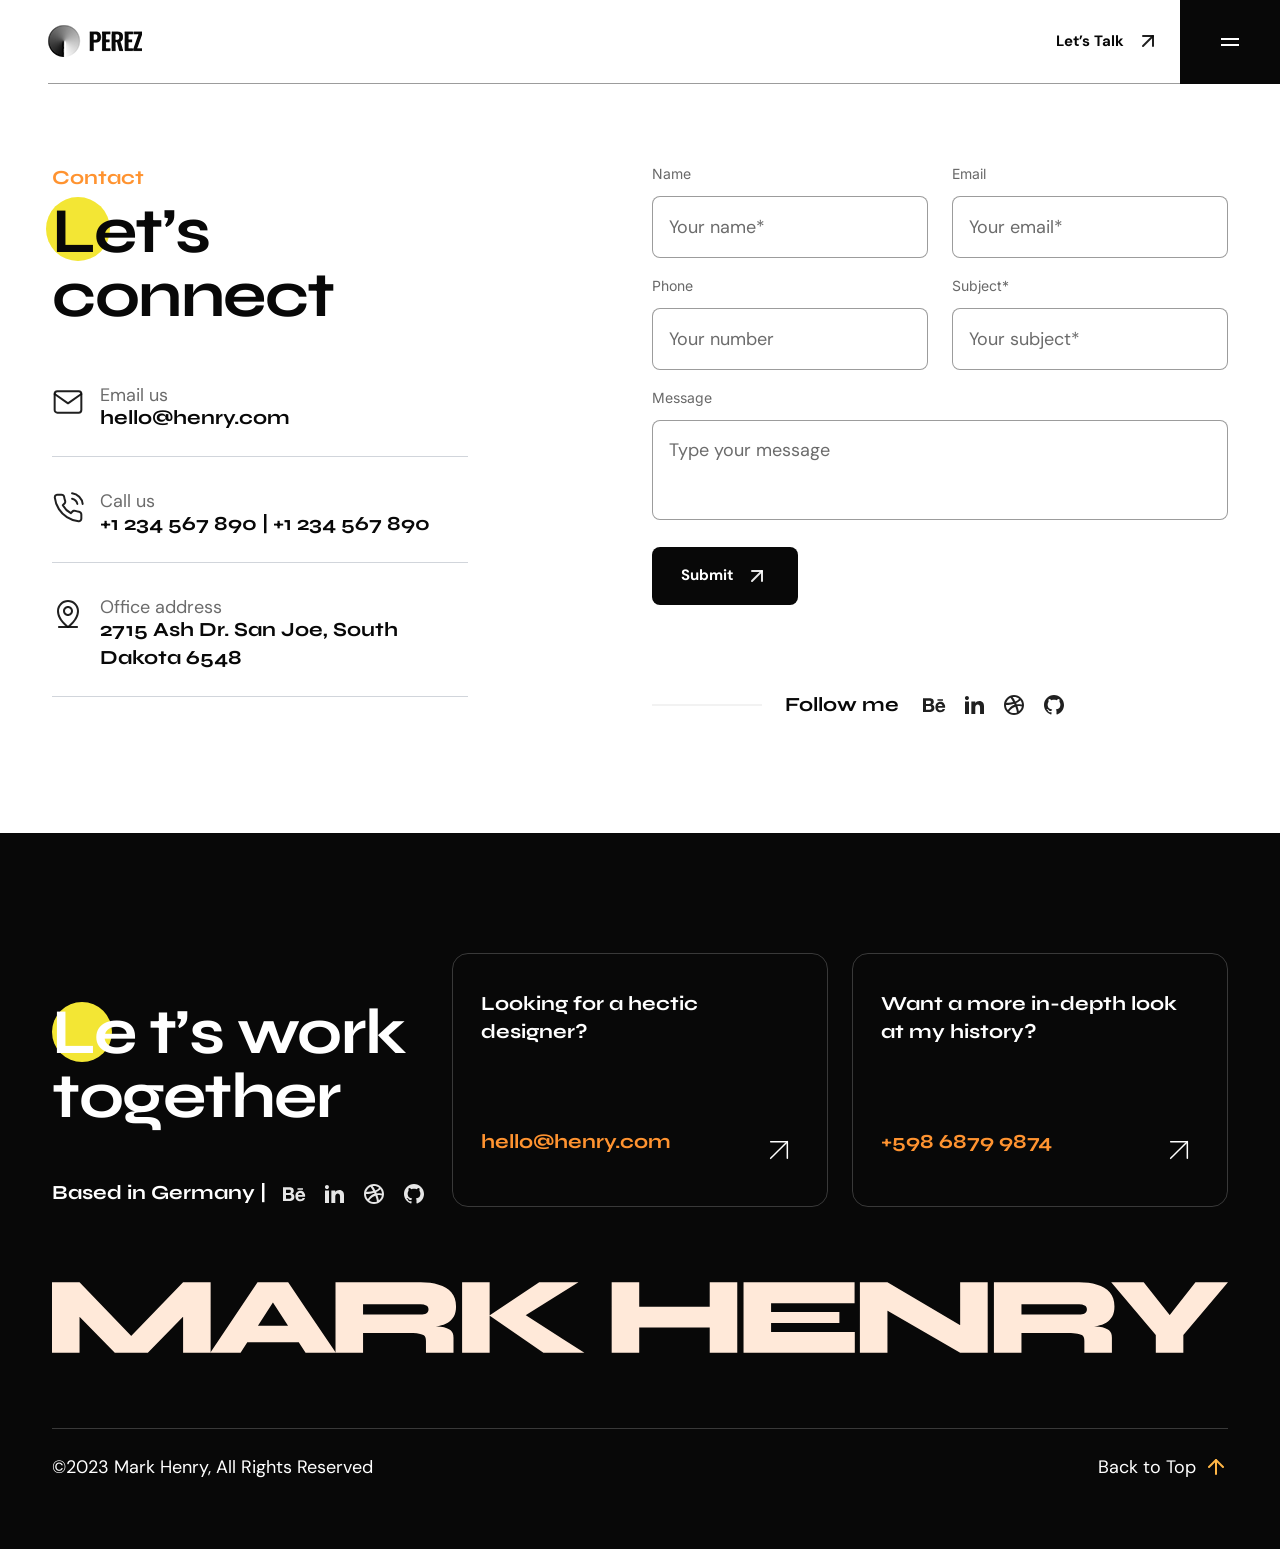
<file: contact.html>
<!DOCTYPE html>
<html class="no-js" lang="en">

<head>
    <meta charset="utf-8" />
    <meta http-equiv="x-ua-compatible" content="ie=edge" />
    <title>Perez - Personal Portfolio HTML Template</title>
    <meta name="AdsBot-Google" content="noindex follow" />
    <meta name="description" content="Perez - Personal Portfolio HTML Template">
    <meta name="viewport" content="width=device-width, initial-scale=1, shrink-to-fit=no" />

    <!-- Favicon -->
    <link rel="shortcut icon" type="image/x-icon" href="assets/images/favicon.png" />

    <!-- CSS (Font, Vendor, Icon, Plugins & Style CSS files) -->

    <!-- Font CSS -->
    <link rel="preconnect" href="https://fonts.googleapis.com">
    <link rel="preconnect" href="https://fonts.gstatic.com" crossorigin>
    <link
        href="https://fonts.googleapis.com/css2?family=DM+Sans:ital,opsz,wght@0,9..40,100;0,9..40,200;0,9..40,300;0,9..40,400;0,9..40,500;0,9..40,600;0,9..40,700;0,9..40,800;0,9..40,900;0,9..40,1000;1,9..40,100;1,9..40,200;1,9..40,300;1,9..40,400;1,9..40,500;1,9..40,600;1,9..40,700;1,9..40,800;1,9..40,900;1,9..40,1000&family=Inter:wght@100;200;300;400;500;600;700;800;900&family=Poppins:ital,wght@0,100;0,200;0,300;0,400;0,500;0,600;0,700;0,800;0,900;1,100;1,200;1,300;1,400;1,500;1,600;1,700;1,800;1,900&family=Syne:wght@400;500;600;700;800&display=swap"
        rel="stylesheet">

    <!-- Vendor CSS (Bootstrap & Icon Font) -->
    <link rel="stylesheet" href="assets/css/vendor/bootstrap.min.css">

    <!-- Plugins CSS (All Plugins Files) -->
    <link rel="stylesheet" href="assets/css/plugins/aos.css">

    <!-- Style CSS -->
    <link rel="stylesheet" href="assets/css/pages/home.css">

</head>

<body>
    <div class="overflow-x-hidden">
        <!-- Header start -->

        <header id="sticky-header" class="header bg-white">
            <div class="d-flex justify-content-between header-inner">

                <div class="header-border-bottom d-flex align-items-center justify-content-between flex-grow-1">

                    <a href="index.html">
                        <img src="assets/images/logo/logo.png" alt="logo">
                    </a>

                    <!-- Link Start -->
                    <a href="contact.html"
                        class="d-flex align-items-center flex-wrap fw-bold text-dark lh-1 contact-link">Let’s
                        Talk
                        <span class="animate-arrow-up">
                            <svg width="24" height="24" viewBox="0 0 24 24" fill="none"
                                xmlns="http://www.w3.org/2000/svg">
                                <path d="M7 17L17 7" stroke="currentColor" stroke-opacity="0.9" stroke-width="2"
                                    stroke-linecap="round" stroke-linejoin="round" />
                                <path d="M7 7H17V17" stroke="currentColor" stroke-opacity="0.9" stroke-width="2"
                                    stroke-linecap="round" stroke-linejoin="round" />
                            </svg>
                        </span>
                    </a>
                    <!-- Link End -->
                </div>

                <!-- Button Start -->
                <button id="offcanvas-toggle" class="bg-dark border-0 offcanvas-toggle" data-bs-toggle="offcanvas"
                    data-bs-target="#offcanvas" aria-controls="offcanvas">
                    <svg width="24" height="24" viewBox="0 0 24 24" fill="none" xmlns="http://www.w3.org/2000/svg">
                        <rect x="3" y="8" width="18" height="2" fill="white" />
                        <rect x="3" y="14" width="18" height="2" fill="white" />
                    </svg>

                </button>
                <!-- Button End -->

            </div>
        </header>


        <!-- offcanvas-menu start -->
        <div id="offcanvas"
            class="offcanvas offcanvas-end bg-dark d-flex flex-wrap flex-column justify-content-between">
            <!-- close button start -->

            <div>
                <div class="d-flex flex-wrap justify-content-between align-items-center offcanvas-header">
                    <a href="index.html">
                        <img src="assets/images/logo/offcanvas-logo.png" alt="">
                    </a>
                    <button id="offcanvas-close" class="offcanvas-close bg-primary border-0" data-bs-dismiss="offcanvas"
                        aria-label="Close">
                        <svg width="24" height="24" viewBox="0 0 24 24" fill="none" xmlns="http://www.w3.org/2000/svg">
                            <path fill-rule="evenodd" clip-rule="evenodd"
                                d="M19.2803 4.71967C19.5732 5.01256 19.5732 5.48744 19.2803 5.78033L5.78033 19.2803C5.48744 19.5732 5.01256 19.5732 4.71967 19.2803C4.42678 18.9874 4.42678 18.5126 4.71967 18.2197L18.2197 4.71967C18.5126 4.42678 18.9874 4.42678 19.2803 4.71967Z"
                                fill="white" />
                            <path fill-rule="evenodd" clip-rule="evenodd"
                                d="M4.71967 4.71967C5.01256 4.42678 5.48744 4.42678 5.78033 4.71967L19.2803 18.2197C19.5732 18.5126 19.5732 18.9874 19.2803 19.2803C18.9874 19.5732 18.5126 19.5732 18.2197 19.2803L4.71967 5.78033C4.42678 5.48744 4.42678 5.01256 4.71967 4.71967Z"
                                fill="white" />
                        </svg>
                    </button>
                </div>

                <!-- close button end -->

                <!-- offcanvas-menu start -->

                <nav class="offcanvas-nav d-flex flex-wrap flex-column justify-content-between">
                    <ul class="offcanvas-menu p-0 list-unstyled">
                        <li class="offcanvas-menu-item">
                            <a href="index.html"
                                class="text-white text-xl fw-bold font-Syne leading-none d-flex flex-wrap align-items-center justify-content-between offcanvas-menu-link">Home
                                <span class="d-inline-block animate-arrow-up">
                                    <svg width="24" height="24" viewBox="0 0 24 24" fill="none"
                                        xmlns="http://www.w3.org/2000/svg">
                                        <path d="M7 17L17 7" stroke="currentColor" stroke-opacity="0.9" stroke-width="2"
                                            stroke-linecap="round" stroke-linejoin="round"></path>
                                        <path d="M7 7H17V17" stroke="currentColor" stroke-opacity="0.9" stroke-width="2"
                                            stroke-linecap="round" stroke-linejoin="round"></path>
                                    </svg>
                                </span>
                            </a>
                        </li>
                        <li class="offcanvas-menu-item">
                            <a href="about.html"
                                class="text-white text-xl fw-bold font-Syne leading-none d-flex flex-wrap align-items-center justify-content-between offcanvas-menu-link">About
                                <span class="d-inline-block animate-arrow-up">
                                    <svg width="24" height="24" viewBox="0 0 24 24" fill="none"
                                        xmlns="http://www.w3.org/2000/svg">
                                        <path d="M7 17L17 7" stroke="currentColor" stroke-opacity="0.9" stroke-width="2"
                                            stroke-linecap="round" stroke-linejoin="round"></path>
                                        <path d="M7 7H17V17" stroke="currentColor" stroke-opacity="0.9" stroke-width="2"
                                            stroke-linecap="round" stroke-linejoin="round"></path>
                                    </svg>
                                </span>
                            </a>

                        </li>
                        <li class="offcanvas-menu-item">
                            <a href="projects.html"
                                class="text-white text-xl fw-bold font-Syne leading-none d-flex flex-wrap align-items-center justify-content-between offcanvas-menu-link">Project
                                <span class="d-inline-block animate-arrow-up">
                                    <svg width="24" height="24" viewBox="0 0 24 24" fill="none"
                                        xmlns="http://www.w3.org/2000/svg">
                                        <path d="M7 17L17 7" stroke="currentColor" stroke-opacity="0.9" stroke-width="2"
                                            stroke-linecap="round" stroke-linejoin="round"></path>
                                        <path d="M7 7H17V17" stroke="currentColor" stroke-opacity="0.9" stroke-width="2"
                                            stroke-linecap="round" stroke-linejoin="round"></path>
                                    </svg>
                                </span>
                            </a>
                        </li>
                        <li class="offcanvas-menu-item">
                            <a href="project-details.html"
                                class="text-white text-xl fw-bold font-Syne leading-none d-flex flex-wrap align-items-center justify-content-between offcanvas-menu-link">Project
                                details
                                <span class="d-inline-block animate-arrow-up">
                                    <svg width="24" height="24" viewBox="0 0 24 24" fill="none"
                                        xmlns="http://www.w3.org/2000/svg">
                                        <path d="M7 17L17 7" stroke="currentColor" stroke-opacity="0.9" stroke-width="2"
                                            stroke-linecap="round" stroke-linejoin="round"></path>
                                        <path d="M7 7H17V17" stroke="currentColor" stroke-opacity="0.9" stroke-width="2"
                                            stroke-linecap="round" stroke-linejoin="round"></path>
                                    </svg>
                                </span>
                            </a>
                        </li>
                        <li class="offcanvas-menu-item">
                            <a href="blog.html"
                                class="text-white text-xl fw-bold font-Syne leading-none d-flex flex-wrap align-items-center justify-content-between offcanvas-menu-link">Blog
                                <span class="d-inline-block animate-arrow-up">
                                    <svg width="24" height="24" viewBox="0 0 24 24" fill="none"
                                        xmlns="http://www.w3.org/2000/svg">
                                        <path d="M7 17L17 7" stroke="currentColor" stroke-opacity="0.9" stroke-width="2"
                                            stroke-linecap="round" stroke-linejoin="round"></path>
                                        <path d="M7 7H17V17" stroke="currentColor" stroke-opacity="0.9" stroke-width="2"
                                            stroke-linecap="round" stroke-linejoin="round"></path>
                                    </svg>
                                </span>
                            </a>
                        </li>
                        <li class="offcanvas-menu-item">
                            <a href="blog-details.html"
                                class="text-white text-xl fw-bold font-Syne leading-none d-flex flex-wrap align-items-center justify-content-between offcanvas-menu-link">Blog
                                Details
                                <span class="d-inline-block animate-arrow-up">
                                    <svg width="24" height="24" viewBox="0 0 24 24" fill="none"
                                        xmlns="http://www.w3.org/2000/svg">
                                        <path d="M7 17L17 7" stroke="currentColor" stroke-opacity="0.9" stroke-width="2"
                                            stroke-linecap="round" stroke-linejoin="round"></path>
                                        <path d="M7 7H17V17" stroke="currentColor" stroke-opacity="0.9" stroke-width="2"
                                            stroke-linecap="round" stroke-linejoin="round"></path>
                                    </svg>
                                </span>
                            </a>
                        </li>

                        <li class="offcanvas-menu-item">
                            <a href="contact.html"
                                class="text-white text-xl fw-bold font-Syne leading-none d-flex flex-wrap align-items-center justify-content-between offcanvas-menu-link">Contact
                                <span class="d-inline-block animate-arrow-up">
                                    <svg width="24" height="24" viewBox="0 0 24 24" fill="none"
                                        xmlns="http://www.w3.org/2000/svg">
                                        <path d="M7 17L17 7" stroke="currentColor" stroke-opacity="0.9" stroke-width="2"
                                            stroke-linecap="round" stroke-linejoin="round"></path>
                                        <path d="M7 7H17V17" stroke="currentColor" stroke-opacity="0.9" stroke-width="2"
                                            stroke-linecap="round" stroke-linejoin="round"></path>
                                    </svg>
                                </span>
                            </a>
                        </li>

                    </ul>
                </nav>

            </div>


            <nav class="pb-10">
                <ul class="d-flex flex-wrap gap-x-4 align-items-center offcanvas-social-links p-0  list-unstyled">
                    <li><a href="#" class="text-white transition-all">
                            <svg width="24" height="24" viewBox="0 0 24 24" fill="none"
                                xmlns="http://www.w3.org/2000/svg">
                                <path
                                    d="M7.443 5.3501C8.082 5.3501 8.673 5.4001 9.213 5.5481C9.754 5.6471 10.197 5.8451 10.59 6.0921C10.984 6.3401 11.279 6.6861 11.475 7.1311C11.672 7.5761 11.771 8.1211 11.771 8.7141C11.771 9.4071 11.623 10.0001 11.279 10.4451C10.984 10.8911 10.492 11.2861 9.902 11.5831C10.738 11.8311 11.377 12.2761 11.771 12.8701C12.164 13.4631 12.41 14.2051 12.41 15.0461C12.41 15.7391 12.262 16.3321 12.016 16.8271C11.771 17.3221 11.377 17.7671 10.934 18.0641C10.4528 18.3824 9.92083 18.6164 9.361 18.7561C8.771 18.9051 8.181 19.0041 7.591 19.0041H1V5.3501H7.443ZM7.049 10.8901C7.59 10.8901 8.033 10.7421 8.377 10.4951C8.721 10.2481 8.869 9.8021 8.869 9.2581C8.869 8.9611 8.819 8.6651 8.721 8.4671C8.623 8.2691 8.475 8.1201 8.279 7.9721C8.082 7.8731 7.885 7.7741 7.639 7.7251C7.393 7.6751 7.148 7.6751 6.852 7.6751H4V10.8911H7.05L7.049 10.8901ZM7.197 16.7281C7.492 16.7281 7.787 16.6781 8.033 16.6291C8.279 16.5791 8.525 16.4811 8.721 16.3321C8.92138 16.1873 9.08903 16.002 9.213 15.7881C9.311 15.5411 9.41 15.2441 9.41 14.8981C9.41 14.2051 9.213 13.7111 8.82 13.3641C8.426 13.0671 7.885 12.9191 7.246 12.9191H4V16.7291L7.197 16.7281ZM16.689 16.6781C17.082 17.0741 17.672 17.2721 18.459 17.2721C19 17.2721 19.492 17.1241 19.885 16.8771C20.279 16.5801 20.525 16.2831 20.623 15.9871H23.033C22.639 17.1731 22.049 18.0141 21.263 18.5591C20.475 19.0531 19.541 19.3501 18.41 19.3501C17.6864 19.3523 16.9688 19.218 16.295 18.9541C15.6887 18.7267 15.148 18.353 14.721 17.8661C14.2643 17.4107 13.9267 16.8498 13.738 16.2331C13.492 15.5901 13.393 14.8981 13.393 14.1061C13.393 13.3641 13.492 12.6721 13.738 12.0281C13.9749 11.4085 14.3252 10.8384 14.771 10.3471C15.2201 9.88594 15.7543 9.51613 16.344 9.2581C17.0007 8.99416 17.7022 8.85969 18.41 8.8621C19.246 8.8621 19.984 9.0111 20.623 9.3571C21.263 9.7031 21.754 10.0991 22.147 10.6931C22.541 11.2371 22.837 11.8801 23.033 12.5731C23.131 13.2651 23.18 13.9581 23.131 14.7491H16C16 15.5411 16.295 16.2831 16.689 16.6791V16.6781ZM19.787 11.4841C19.443 11.1381 18.902 10.9401 18.262 10.9401C17.82 10.9401 17.475 11.0401 17.18 11.1881C16.885 11.3361 16.689 11.5341 16.492 11.7321C16.311 11.9234 16.1912 12.1643 16.148 12.4241C16.098 12.6721 16.049 12.8701 16.049 13.0671H20.475C20.377 12.3251 20.131 11.8311 19.787 11.4841ZM15.459 6.2901H20.967V7.6261H15.46V6.2901H15.459Z"
                                    fill="currentColor" fill-opacity="0.9"></path>
                            </svg>

                        </a></li>
                    <li><a href="#" class="text-white transition-all"><svg width="24" height="24" viewBox="0 0 24 24"
                                fill="none" xmlns="http://www.w3.org/2000/svg">
                                <path
                                    d="M6.94043 5.00002C6.94017 5.53046 6.7292 6.03906 6.35394 6.41394C5.97868 6.78883 5.46986 6.99929 4.93943 6.99902C4.409 6.99876 3.90039 6.78779 3.52551 6.41253C3.15062 6.03727 2.94016 5.52846 2.94043 4.99802C2.9407 4.46759 3.15166 3.95899 3.52692 3.5841C3.90218 3.20922 4.411 2.99876 4.94143 2.99902C5.47186 2.99929 5.98047 3.21026 6.35535 3.58552C6.73024 3.96078 6.9407 4.46959 6.94043 5.00002ZM7.00043 8.48002H3.00043V21H7.00043V8.48002ZM13.3204 8.48002H9.34043V21H13.2804V14.43C13.2804 10.77 18.0504 10.43 18.0504 14.43V21H22.0004V13.07C22.0004 6.90002 14.9404 7.13002 13.2804 10.16L13.3204 8.48002Z"
                                    fill="currentColor" fill-opacity="0.9"></path>
                            </svg>
                        </a></li>
                    <li><a href="#" class="text-white transition-all"><svg width="24" height="24" viewBox="0 0 24 24"
                                fill="none" xmlns="http://www.w3.org/2000/svg">
                                <path
                                    d="M19.989 11.572C19.907 9.99792 19.3596 8.4836 18.416 7.221C18.1285 7.53061 17.8212 7.82123 17.496 8.091C16.4969 8.92086 15.3805 9.5982 14.183 10.101C14.35 10.451 14.503 10.79 14.638 11.11V11.113C14.665 11.174 14.688 11.231 14.732 11.342L14.749 11.382C16.262 11.212 17.858 11.275 19.405 11.485C19.611 11.512 19.805 11.541 19.989 11.572ZM10.604 4.122C11.5786 5.49516 12.4772 6.92062 13.296 8.392C14.519 7.91 15.53 7.302 16.344 6.625C16.674 6.351 16.938 6.093 17.14 5.87C15.701 4.65972 13.8803 3.99733 12 4C11.524 4 11.058 4.042 10.604 4.121V4.122ZM4.253 9.997C4.93423 9.97981 5.61464 9.93878 6.293 9.874C7.93264 9.72734 9.55828 9.4525 11.155 9.052C10.3205 7.60221 9.41956 6.19171 8.455 4.825C7.42472 5.3354 6.51626 6.06141 5.79124 6.95379C5.06623 7.84617 4.54162 8.88404 4.253 9.997ZM5.783 17.035C6.25195 16.3575 6.77894 15.7221 7.358 15.136C8.812 13.646 10.528 12.486 12.514 11.846L12.576 11.828C12.411 11.464 12.256 11.139 12.1 10.833C10.264 11.368 8.33 11.702 6.403 11.875C5.463 11.96 4.62 11.997 4 12.003C3.99815 13.8356 4.62722 15.6128 5.783 17.035ZM15.004 19.415C14.6184 17.4703 14.0725 15.5607 13.372 13.706C11.372 14.433 9.776 15.496 8.543 16.764C8.0454 17.2664 7.60382 17.8213 7.226 18.419C8.60481 19.4478 10.2797 20.0025 12 20C13.0299 20.0015 14.0504 19.8035 15.005 19.417L15.004 19.415ZM16.878 18.34C18.4393 17.1398 19.5028 15.4057 19.865 13.47C19.525 13.385 19.094 13.3 18.62 13.234C17.5661 13.0823 16.4968 13.0712 15.44 13.201C16.035 14.8799 16.5154 16.5961 16.878 18.34ZM12 22C6.477 22 2 17.523 2 12C2 6.477 6.477 2 12 2C17.523 2 22 6.477 22 12C22 17.523 17.523 22 12 22Z"
                                    fill="currentColor" fill-opacity="0.9"></path>
                            </svg>
                        </a></li>
                    <li><a href="#" class="text-white transition-all"><svg width="24" height="24" viewBox="0 0 24 24"
                                fill="none" xmlns="http://www.w3.org/2000/svg">
                                <path
                                    d="M12.001 2C6.47598 2 2.00098 6.475 2.00098 12C1.99977 14.0992 2.65958 16.1454 3.88679 17.8484C5.114 19.5515 6.84631 20.8249 8.83798 21.488C9.33798 21.575 9.52598 21.275 9.52598 21.012C9.52598 20.775 9.51298 19.988 9.51298 19.15C7.00098 19.613 6.35098 18.538 6.15098 17.975C6.03798 17.687 5.55098 16.8 5.12598 16.562C4.77598 16.375 4.27598 15.912 5.11298 15.9C5.90098 15.887 6.46298 16.625 6.65098 16.925C7.55098 18.437 8.98798 18.012 9.56298 17.75C9.65098 17.1 9.91298 16.663 10.201 16.413C7.97598 16.163 5.65098 15.3 5.65098 11.475C5.65098 10.387 6.03798 9.488 6.67598 8.788C6.57598 8.538 6.22598 7.513 6.77598 6.138C6.77598 6.138 7.61298 5.875 9.52598 7.162C10.3401 6.9364 11.1812 6.82302 12.026 6.825C12.876 6.825 13.726 6.937 14.526 7.162C16.439 5.862 17.276 6.138 17.276 6.138C17.826 7.513 17.476 8.538 17.376 8.788C18.013 9.488 18.401 10.375 18.401 11.475C18.401 15.313 16.064 16.163 13.839 16.413C14.201 16.725 14.514 17.325 14.514 18.263C14.514 19.6 14.501 20.675 14.501 21.013C14.501 21.275 14.689 21.587 15.189 21.487C17.1738 20.8166 18.8985 19.5408 20.1203 17.8389C21.3421 16.1371 21.9995 14.095 22 12C22 6.475 17.525 2 12 2H12.001Z"
                                    fill="currentColor" fill-opacity="0.9"></path>
                            </svg>
                        </a></li>

                </ul>
            </nav>
        </div>
        <!-- offcanvas-menu end -->

        <!-- Header end -->


        <!-- Portfolio Section Start -->
        <section class="bg-white pt-20 pb-120">
            <div class="container mx-auto">
                <div class="row mb-n6">
                    <div class="col-12 col-lg-6 mb-6" data-aos="fade-up">
                        <div class="fw-bold font-Syne leading-none d-flex flex-wrap flex-column gap-y-2 mb-10">
                            <span class="text-warning text-xl">Contact</span>
                            <h3 class="section-title text-dark">
                                <span class="position-relative circle-shape portfolio-shape">Le</span>t’s
                                <br class="hidden d-lg-block" />
                                connect
                            </h3>
                        </div>


                        <div class="d-flex flex-wrap flex-column gap-7">
                            <div class="d-flex flex-wrap address-item">
                                <span>
                                    <svg width="32" height="32" viewBox="0 0 32 32" fill="none"
                                        xmlns="http://www.w3.org/2000/svg">
                                        <path
                                            d="M5.33366 5.33325H26.667C28.1337 5.33325 29.3337 6.53325 29.3337 7.99992V23.9999C29.3337 25.4666 28.1337 26.6666 26.667 26.6666H5.33366C3.86699 26.6666 2.66699 25.4666 2.66699 23.9999V7.99992C2.66699 6.53325 3.86699 5.33325 5.33366 5.33325Z"
                                            stroke="#080808" stroke-opacity="0.9" stroke-width="2"
                                            stroke-linecap="round" stroke-linejoin="round" />
                                        <path d="M29.3337 8L16.0003 17.3333L2.66699 8" stroke="#080808"
                                            stroke-opacity="0.9" stroke-width="2" stroke-linecap="round"
                                            stroke-linejoin="round" />
                                    </svg>

                                </span>
                                <div class="d-flex flex-wrap flex-column flex-1">
                                    <span class="paragraph leading-none">Email us</span>
                                    <h5 class="text-xl fw-bold font-Syne text-dark leading-7">hello@henry.com
                                    </h5>
                                </div>
                            </div>
                            <div class="d-flex flex-wrap address-item">
                                <span>
                                    <svg width="32" height="32" viewBox="0 0 32 32" fill="none"
                                        xmlns="http://www.w3.org/2000/svg">
                                        <path
                                            d="M20.0663 6.66658C21.3686 6.92067 22.5654 7.55759 23.5037 8.49583C24.4419 9.43407 25.0788 10.6309 25.3329 11.9333M20.0663 1.33325C22.772 1.63383 25.295 2.84548 27.2212 4.76926C29.1474 6.69304 30.3623 9.2146 30.6663 11.9199M29.3329 22.5599V26.5599C29.3344 26.9313 29.2584 27.2988 29.1096 27.639C28.9608 27.9793 28.7427 28.2847 28.469 28.5357C28.1954 28.7868 27.8724 28.9779 27.5206 29.0969C27.1688 29.2158 26.7961 29.26 26.4263 29.2266C22.3234 28.7808 18.3823 27.3788 14.9196 25.1333C11.698 23.0861 8.9667 20.3548 6.91959 17.1333C4.66622 13.6549 3.26391 9.69458 2.82625 5.57325C2.79293 5.20454 2.83675 4.83293 2.95492 4.48208C3.07309 4.13124 3.26301 3.80884 3.51261 3.53541C3.7622 3.26199 4.06599 3.04353 4.40464 2.89395C4.74329 2.74436 5.10937 2.66693 5.47959 2.66659H9.47959C10.1267 2.66022 10.754 2.88936 11.2446 3.3113C11.7352 3.73323 12.0557 4.31918 12.1463 4.95992C12.3151 6.24001 12.6282 7.49689 13.0796 8.70659C13.259 9.18382 13.2978 9.70247 13.1915 10.2011C13.0851 10.6997 12.8381 11.1574 12.4796 11.5199L10.7863 13.2133C12.6843 16.5513 15.4482 19.3152 18.7863 21.2133L20.4796 19.5199C20.8421 19.1614 21.2998 18.9144 21.7984 18.808C22.297 18.7017 22.8157 18.7405 23.2929 18.9199C24.5026 19.3713 25.7595 19.6844 27.0396 19.8533C27.6873 19.9446 28.2788 20.2709 28.7016 20.7699C29.1245 21.269 29.3491 21.906 29.3329 22.5599Z"
                                            stroke="#080808" stroke-opacity="0.9" stroke-width="2"
                                            stroke-linecap="round" stroke-linejoin="round" />
                                    </svg>


                                </span>
                                <div class="d-flex flex-wrap flex-column flex-1">
                                    <span class="paragraph leading-none">Call us</span>
                                    <h5 class="text-xl fw-bold font-Syne text-dark leading-7">+1 234 567 890 | +1
                                        234 567 890
                                    </h5>
                                </div>
                            </div>
                            <div class="d-flex flex-wrap address-item">
                                <span>
                                    <svg width="32" height="32" viewBox="0 0 32 32" fill="none"
                                        xmlns="http://www.w3.org/2000/svg">
                                        <path fill-rule="evenodd" clip-rule="evenodd"
                                            d="M6 29C6 28.4477 6.44772 28 7 28H25C25.5523 28 26 28.4477 26 29C26 29.5523 25.5523 30 25 30H7C6.44772 30 6 29.5523 6 29Z"
                                            fill="#080808" fill-opacity="0.9" />
                                        <path fill-rule="evenodd" clip-rule="evenodd"
                                            d="M16 10C14.3431 10 13 11.3431 13 13C13 14.6569 14.3431 16 16 16C17.6569 16 19 14.6569 19 13C19 11.3431 17.6569 10 16 10ZM11 13C11 10.2386 13.2386 8 16 8C18.7614 8 21 10.2386 21 13C21 15.7614 18.7614 18 16 18C13.2386 18 11 15.7614 11 13Z"
                                            fill="#080808" fill-opacity="0.9" />
                                        <path fill-rule="evenodd" clip-rule="evenodd"
                                            d="M16 4C13.6131 4 11.3239 4.94821 9.63604 6.63604C7.94821 8.32387 7 10.6131 7 13C7 17.1399 9.31185 20.9096 11.7546 23.7188C12.9638 25.1094 14.1755 26.2305 15.0851 27.0037C15.4449 27.3095 15.7562 27.5599 16 27.75C16.2438 27.5599 16.5551 27.3095 16.9149 27.0037C17.8245 26.2305 19.0362 25.1094 20.2454 23.7188C22.6882 20.9096 25 17.1399 25 13C25 10.6131 24.0518 8.32387 22.364 6.63604C20.6761 4.94821 18.3869 4 16 4ZM16 29C15.4265 29.8192 15.4263 29.819 15.4259 29.8188L15.4251 29.8182L15.4228 29.8166L15.4154 29.8114L15.39 29.7933C15.3683 29.7778 15.3375 29.7557 15.2981 29.7269C15.2192 29.6693 15.1059 29.5853 14.9631 29.4762C14.6775 29.2579 14.2732 28.9384 13.7899 28.5276C12.8245 27.707 11.5362 26.5156 10.2454 25.0312C7.68815 22.0904 5 17.8601 5 13C5 10.0826 6.15893 7.28473 8.22183 5.22183C10.2847 3.15893 13.0826 2 16 2C18.9174 2 21.7153 3.15893 23.7782 5.22183C25.8411 7.28473 27 10.0826 27 13C27 17.8601 24.3118 22.0904 21.7546 25.0312C20.4638 26.5156 19.1755 27.707 18.2101 28.5276C17.7268 28.9384 17.3225 29.2579 17.0369 29.4762C16.8941 29.5853 16.7808 29.6693 16.7019 29.7269C16.6625 29.7557 16.6317 29.7778 16.61 29.7933L16.5846 29.8114L16.5772 29.8166L16.5749 29.8182L16.5741 29.8188C16.5737 29.819 16.5735 29.8192 16 29ZM16 29L16.5735 29.8192C16.2291 30.0603 15.7709 30.0603 15.4265 29.8192L16 29Z"
                                            fill="#080808" fill-opacity="0.9" />
                                    </svg>


                                </span>
                                <div class="d-flex flex-wrap flex-column flex-1">
                                    <span class="paragraph leading-none">Office address</span>
                                    <h5 class="text-xl fw-bold font-Syne text-dark leading-7">2715 Ash Dr. San
                                        Joe, South Dakota 6548
                                    </h5>
                                </div>
                            </div>
                        </div>
                    </div>
                    <div class="col-12 col-lg-6 mb-6" data-aos="fade-up" data-aos-delay="300">
                        <form id="contact-form" action="mail.php" method="post" class="row">
                            <div class="col-12 col-md-6">
                                <label class="text-sm fw-normal font-Inter leading-tight mb-3 d-block"
                                    for="name">Name</label>
                                <input id="name" class="fw-normal w-full leading-7 contact-form-control " type="text"
                                    placeholder="Your name*" name="name">
                            </div>
                            <div class="col-12 col-md-6">
                                <label class="text-sm fw-normal font-Inter leading-tight mb-3 d-block"
                                    for="Email">Email</label>
                                <input id="Email" class="fw-normal w-full leading-7 contact-form-control " type="email"
                                    placeholder="Your email*" name="email">
                            </div>
                            <div class="col-12 col-md-6">
                                <label class="text-sm fw-normal font-Inter leading-tight mb-3 d-block"
                                    for="Phone">Phone</label>
                                <input id="Phone" class="fw-normal w-full leading-7 contact-form-control " type="text"
                                    placeholder="Your number" name="phone">
                            </div>
                            <div class="col-12 col-md-6">
                                <label class="text-sm fw-normal font-Inter leading-tight mb-3 d-block"
                                    for="Subject">Subject*</label>
                                <input id="Subject" class="fw-normal w-full leading-7 contact-form-control " type="text"
                                    placeholder="Your subject*" name="subject">
                            </div>

                            <div class="col-12">
                                <label class="text-sm fw-normal font-Inter leading-tight mb-3 d-block"
                                    for="Message">Message</label>
                                <textarea class="fw-normal w-full contact-form-control resize-none" name="message"
                                    id="Message" cols="30" rows="10" placeholder="Type your message"></textarea>
                            </div>


                            <div class="col-12">
                                <button class="d-flex align-items-center flex-wrap btn-primary" type="submit">Submit
                                    <span class="d-inline-block ml-3 animate-arrow-up">
                                        <svg width="24" height="24" viewBox="0 0 24 24" fill="none"
                                            xmlns="http://www.w3.org/2000/svg">
                                            <path d="M7 17L17 7" stroke="currentColor" stroke-opacity="0.9"
                                                stroke-width="2" stroke-linecap="round" stroke-linejoin="round"></path>
                                            <path d="M7 7H17V17" stroke="currentColor" stroke-opacity="0.9"
                                                stroke-width="2" stroke-linecap="round" stroke-linejoin="round"></path>
                                        </svg>
                                    </span>
                                </button>
                                <p class="form-message mt-3"></p>
                            </div>

                            <div class="col-12">
                                <div
                                    class="justify-constnt-start align-items-sm-center gap-23 d-inline-flex mt-14 flex-column flex-sm-row">
                                    <svg width="110" height="2" viewBox="0 0 110 2" fill="none"
                                        xmlns="http://www.w3.org/2000/svg">
                                        <path d="M0 1H110" stroke="#080808" stroke-opacity="0.1" />
                                    </svg>

                                    <div class="d-flex flex-wrap gap-23">
                                        <h4 class="text-dark text-xl fw-bold font-Syne leading-7 mb-0">Follow me</h4>

                                        <ul class="d-flex flex-wrap gap-x-4 align-items-center p-0 list-unstyled">
                                            <li><a href="#" class="contact-social-link">
                                                    <svg width="24" height="24" viewBox="0 0 24 24" fill="none"
                                                        xmlns="http://www.w3.org/2000/svg">
                                                        <path
                                                            d="M7.443 5.3501C8.082 5.3501 8.673 5.4001 9.213 5.5481C9.754 5.6471 10.197 5.8451 10.59 6.0921C10.984 6.3401 11.279 6.6861 11.475 7.1311C11.672 7.5761 11.771 8.1211 11.771 8.7141C11.771 9.4071 11.623 10.0001 11.279 10.4451C10.984 10.8911 10.492 11.2861 9.902 11.5831C10.738 11.8311 11.377 12.2761 11.771 12.8701C12.164 13.4631 12.41 14.2051 12.41 15.0461C12.41 15.7391 12.262 16.3321 12.016 16.8271C11.771 17.3221 11.377 17.7671 10.934 18.0641C10.4528 18.3824 9.92083 18.6164 9.361 18.7561C8.771 18.9051 8.181 19.0041 7.591 19.0041H1V5.3501H7.443ZM7.049 10.8901C7.59 10.8901 8.033 10.7421 8.377 10.4951C8.721 10.2481 8.869 9.8021 8.869 9.2581C8.869 8.9611 8.819 8.6651 8.721 8.4671C8.623 8.2691 8.475 8.1201 8.279 7.9721C8.082 7.8731 7.885 7.7741 7.639 7.7251C7.393 7.6751 7.148 7.6751 6.852 7.6751H4V10.8911H7.05L7.049 10.8901ZM7.197 16.7281C7.492 16.7281 7.787 16.6781 8.033 16.6291C8.279 16.5791 8.525 16.4811 8.721 16.3321C8.92138 16.1873 9.08903 16.002 9.213 15.7881C9.311 15.5411 9.41 15.2441 9.41 14.8981C9.41 14.2051 9.213 13.7111 8.82 13.3641C8.426 13.0671 7.885 12.9191 7.246 12.9191H4V16.7291L7.197 16.7281ZM16.689 16.6781C17.082 17.0741 17.672 17.2721 18.459 17.2721C19 17.2721 19.492 17.1241 19.885 16.8771C20.279 16.5801 20.525 16.2831 20.623 15.9871H23.033C22.639 17.1731 22.049 18.0141 21.263 18.5591C20.475 19.0531 19.541 19.3501 18.41 19.3501C17.6864 19.3523 16.9688 19.218 16.295 18.9541C15.6887 18.7267 15.148 18.353 14.721 17.8661C14.2643 17.4107 13.9267 16.8498 13.738 16.2331C13.492 15.5901 13.393 14.8981 13.393 14.1061C13.393 13.3641 13.492 12.6721 13.738 12.0281C13.9749 11.4085 14.3252 10.8384 14.771 10.3471C15.2201 9.88594 15.7543 9.51613 16.344 9.2581C17.0007 8.99416 17.7022 8.85969 18.41 8.8621C19.246 8.8621 19.984 9.0111 20.623 9.3571C21.263 9.7031 21.754 10.0991 22.147 10.6931C22.541 11.2371 22.837 11.8801 23.033 12.5731C23.131 13.2651 23.18 13.9581 23.131 14.7491H16C16 15.5411 16.295 16.2831 16.689 16.6791V16.6781ZM19.787 11.4841C19.443 11.1381 18.902 10.9401 18.262 10.9401C17.82 10.9401 17.475 11.0401 17.18 11.1881C16.885 11.3361 16.689 11.5341 16.492 11.7321C16.311 11.9234 16.1912 12.1643 16.148 12.4241C16.098 12.6721 16.049 12.8701 16.049 13.0671H20.475C20.377 12.3251 20.131 11.8311 19.787 11.4841ZM15.459 6.2901H20.967V7.6261H15.46V6.2901H15.459Z"
                                                            fill="currentColor" fill-opacity="0.9"></path>
                                                    </svg>

                                                </a></li>
                                            <li><a href="#" class="contact-social-link"><svg width="24" height="24"
                                                        viewBox="0 0 24 24" fill="none"
                                                        xmlns="http://www.w3.org/2000/svg">
                                                        <path
                                                            d="M6.94043 5.00002C6.94017 5.53046 6.7292 6.03906 6.35394 6.41394C5.97868 6.78883 5.46986 6.99929 4.93943 6.99902C4.409 6.99876 3.90039 6.78779 3.52551 6.41253C3.15062 6.03727 2.94016 5.52846 2.94043 4.99802C2.9407 4.46759 3.15166 3.95899 3.52692 3.5841C3.90218 3.20922 4.411 2.99876 4.94143 2.99902C5.47186 2.99929 5.98047 3.21026 6.35535 3.58552C6.73024 3.96078 6.9407 4.46959 6.94043 5.00002ZM7.00043 8.48002H3.00043V21H7.00043V8.48002ZM13.3204 8.48002H9.34043V21H13.2804V14.43C13.2804 10.77 18.0504 10.43 18.0504 14.43V21H22.0004V13.07C22.0004 6.90002 14.9404 7.13002 13.2804 10.16L13.3204 8.48002Z"
                                                            fill="currentColor" fill-opacity="0.9"></path>
                                                    </svg>
                                                </a></li>
                                            <li><a href="#" class="contact-social-link"><svg width="24" height="24"
                                                        viewBox="0 0 24 24" fill="none"
                                                        xmlns="http://www.w3.org/2000/svg">
                                                        <path
                                                            d="M19.989 11.572C19.907 9.99792 19.3596 8.4836 18.416 7.221C18.1285 7.53061 17.8212 7.82123 17.496 8.091C16.4969 8.92086 15.3805 9.5982 14.183 10.101C14.35 10.451 14.503 10.79 14.638 11.11V11.113C14.665 11.174 14.688 11.231 14.732 11.342L14.749 11.382C16.262 11.212 17.858 11.275 19.405 11.485C19.611 11.512 19.805 11.541 19.989 11.572ZM10.604 4.122C11.5786 5.49516 12.4772 6.92062 13.296 8.392C14.519 7.91 15.53 7.302 16.344 6.625C16.674 6.351 16.938 6.093 17.14 5.87C15.701 4.65972 13.8803 3.99733 12 4C11.524 4 11.058 4.042 10.604 4.121V4.122ZM4.253 9.997C4.93423 9.97981 5.61464 9.93878 6.293 9.874C7.93264 9.72734 9.55828 9.4525 11.155 9.052C10.3205 7.60221 9.41956 6.19171 8.455 4.825C7.42472 5.3354 6.51626 6.06141 5.79124 6.95379C5.06623 7.84617 4.54162 8.88404 4.253 9.997ZM5.783 17.035C6.25195 16.3575 6.77894 15.7221 7.358 15.136C8.812 13.646 10.528 12.486 12.514 11.846L12.576 11.828C12.411 11.464 12.256 11.139 12.1 10.833C10.264 11.368 8.33 11.702 6.403 11.875C5.463 11.96 4.62 11.997 4 12.003C3.99815 13.8356 4.62722 15.6128 5.783 17.035ZM15.004 19.415C14.6184 17.4703 14.0725 15.5607 13.372 13.706C11.372 14.433 9.776 15.496 8.543 16.764C8.0454 17.2664 7.60382 17.8213 7.226 18.419C8.60481 19.4478 10.2797 20.0025 12 20C13.0299 20.0015 14.0504 19.8035 15.005 19.417L15.004 19.415ZM16.878 18.34C18.4393 17.1398 19.5028 15.4057 19.865 13.47C19.525 13.385 19.094 13.3 18.62 13.234C17.5661 13.0823 16.4968 13.0712 15.44 13.201C16.035 14.8799 16.5154 16.5961 16.878 18.34ZM12 22C6.477 22 2 17.523 2 12C2 6.477 6.477 2 12 2C17.523 2 22 6.477 22 12C22 17.523 17.523 22 12 22Z"
                                                            fill="currentColor" fill-opacity="0.9"></path>
                                                    </svg>
                                                </a></li>
                                            <li><a href="#" class="contact-social-link"><svg width="24" height="24"
                                                        viewBox="0 0 24 24" fill="none"
                                                        xmlns="http://www.w3.org/2000/svg">
                                                        <path
                                                            d="M12.001 2C6.47598 2 2.00098 6.475 2.00098 12C1.99977 14.0992 2.65958 16.1454 3.88679 17.8484C5.114 19.5515 6.84631 20.8249 8.83798 21.488C9.33798 21.575 9.52598 21.275 9.52598 21.012C9.52598 20.775 9.51298 19.988 9.51298 19.15C7.00098 19.613 6.35098 18.538 6.15098 17.975C6.03798 17.687 5.55098 16.8 5.12598 16.562C4.77598 16.375 4.27598 15.912 5.11298 15.9C5.90098 15.887 6.46298 16.625 6.65098 16.925C7.55098 18.437 8.98798 18.012 9.56298 17.75C9.65098 17.1 9.91298 16.663 10.201 16.413C7.97598 16.163 5.65098 15.3 5.65098 11.475C5.65098 10.387 6.03798 9.488 6.67598 8.788C6.57598 8.538 6.22598 7.513 6.77598 6.138C6.77598 6.138 7.61298 5.875 9.52598 7.162C10.3401 6.9364 11.1812 6.82302 12.026 6.825C12.876 6.825 13.726 6.937 14.526 7.162C16.439 5.862 17.276 6.138 17.276 6.138C17.826 7.513 17.476 8.538 17.376 8.788C18.013 9.488 18.401 10.375 18.401 11.475C18.401 15.313 16.064 16.163 13.839 16.413C14.201 16.725 14.514 17.325 14.514 18.263C14.514 19.6 14.501 20.675 14.501 21.013C14.501 21.275 14.689 21.587 15.189 21.487C17.1738 20.8166 18.8985 19.5408 20.1203 17.8389C21.3421 16.1371 21.9995 14.095 22 12C22 6.475 17.525 2 12 2H12.001Z"
                                                            fill="currentColor" fill-opacity="0.9"></path>
                                                    </svg>
                                                </a></li>

                                        </ul>
                                    </div>
                                </div>
                            </div>

                        </form>
                    </div>
                </div>
            </div>


        </section>
        <!-- Portfolio Section End -->


        <!-- Footer Start -->
        <footer class="footer bg-dark">
            <div class="container">
                <div class="overflow-x-hidden" data-aos="flip-down" data-aos-delay="500">
                    <div class="footer-grid">
                        <div class="pt-12">
                            <h3 class="section-title text-white mb-0"><span
                                    class="position-relative circle-shape footer-shape">Le</span>
                                t’s work together</h3>
                            <div class="d-flex flex-wrap align-items-center mt-10">
                                <span class="text-xl fw-bold font-Syne text-white">Based in Germany |</span>
                                <div class="footer-social">
                                    <ul
                                        class="d-flex flex-wrap gap-x-4 align-items-center list-unstyled p-0 footer-social-links">
                                        <li><a href="#" class="text-white footer-social-link">
                                                <svg width="24" height="24" viewBox="0 0 24 24" fill="none"
                                                    xmlns="http://www.w3.org/2000/svg">
                                                    <path
                                                        d="M7.443 5.3501C8.082 5.3501 8.673 5.4001 9.213 5.5481C9.754 5.6471 10.197 5.8451 10.59 6.0921C10.984 6.3401 11.279 6.6861 11.475 7.1311C11.672 7.5761 11.771 8.1211 11.771 8.7141C11.771 9.4071 11.623 10.0001 11.279 10.4451C10.984 10.8911 10.492 11.2861 9.902 11.5831C10.738 11.8311 11.377 12.2761 11.771 12.8701C12.164 13.4631 12.41 14.2051 12.41 15.0461C12.41 15.7391 12.262 16.3321 12.016 16.8271C11.771 17.3221 11.377 17.7671 10.934 18.0641C10.4528 18.3824 9.92083 18.6164 9.361 18.7561C8.771 18.9051 8.181 19.0041 7.591 19.0041H1V5.3501H7.443ZM7.049 10.8901C7.59 10.8901 8.033 10.7421 8.377 10.4951C8.721 10.2481 8.869 9.8021 8.869 9.2581C8.869 8.9611 8.819 8.6651 8.721 8.4671C8.623 8.2691 8.475 8.1201 8.279 7.9721C8.082 7.8731 7.885 7.7741 7.639 7.7251C7.393 7.6751 7.148 7.6751 6.852 7.6751H4V10.8911H7.05L7.049 10.8901ZM7.197 16.7281C7.492 16.7281 7.787 16.6781 8.033 16.6291C8.279 16.5791 8.525 16.4811 8.721 16.3321C8.92138 16.1873 9.08903 16.002 9.213 15.7881C9.311 15.5411 9.41 15.2441 9.41 14.8981C9.41 14.2051 9.213 13.7111 8.82 13.3641C8.426 13.0671 7.885 12.9191 7.246 12.9191H4V16.7291L7.197 16.7281ZM16.689 16.6781C17.082 17.0741 17.672 17.2721 18.459 17.2721C19 17.2721 19.492 17.1241 19.885 16.8771C20.279 16.5801 20.525 16.2831 20.623 15.9871H23.033C22.639 17.1731 22.049 18.0141 21.263 18.5591C20.475 19.0531 19.541 19.3501 18.41 19.3501C17.6864 19.3523 16.9688 19.218 16.295 18.9541C15.6887 18.7267 15.148 18.353 14.721 17.8661C14.2643 17.4107 13.9267 16.8498 13.738 16.2331C13.492 15.5901 13.393 14.8981 13.393 14.1061C13.393 13.3641 13.492 12.6721 13.738 12.0281C13.9749 11.4085 14.3252 10.8384 14.771 10.3471C15.2201 9.88594 15.7543 9.51613 16.344 9.2581C17.0007 8.99416 17.7022 8.85969 18.41 8.8621C19.246 8.8621 19.984 9.0111 20.623 9.3571C21.263 9.7031 21.754 10.0991 22.147 10.6931C22.541 11.2371 22.837 11.8801 23.033 12.5731C23.131 13.2651 23.18 13.9581 23.131 14.7491H16C16 15.5411 16.295 16.2831 16.689 16.6791V16.6781ZM19.787 11.4841C19.443 11.1381 18.902 10.9401 18.262 10.9401C17.82 10.9401 17.475 11.0401 17.18 11.1881C16.885 11.3361 16.689 11.5341 16.492 11.7321C16.311 11.9234 16.1912 12.1643 16.148 12.4241C16.098 12.6721 16.049 12.8701 16.049 13.0671H20.475C20.377 12.3251 20.131 11.8311 19.787 11.4841ZM15.459 6.2901H20.967V7.6261H15.46V6.2901H15.459Z"
                                                        fill="currentColor" fill-opacity="0.9"></path>
                                                </svg>

                                            </a></li>
                                        <li><a href="#" class="text-white footer-social-link"><svg width="24"
                                                    height="24" viewBox="0 0 24 24" fill="none"
                                                    xmlns="http://www.w3.org/2000/svg">
                                                    <path
                                                        d="M6.94043 5.00002C6.94017 5.53046 6.7292 6.03906 6.35394 6.41394C5.97868 6.78883 5.46986 6.99929 4.93943 6.99902C4.409 6.99876 3.90039 6.78779 3.52551 6.41253C3.15062 6.03727 2.94016 5.52846 2.94043 4.99802C2.9407 4.46759 3.15166 3.95899 3.52692 3.5841C3.90218 3.20922 4.411 2.99876 4.94143 2.99902C5.47186 2.99929 5.98047 3.21026 6.35535 3.58552C6.73024 3.96078 6.9407 4.46959 6.94043 5.00002ZM7.00043 8.48002H3.00043V21H7.00043V8.48002ZM13.3204 8.48002H9.34043V21H13.2804V14.43C13.2804 10.77 18.0504 10.43 18.0504 14.43V21H22.0004V13.07C22.0004 6.90002 14.9404 7.13002 13.2804 10.16L13.3204 8.48002Z"
                                                        fill="currentColor" fill-opacity="0.9"></path>
                                                </svg>
                                            </a></li>
                                        <li><a href="#" class="text-white footer-social-link"><svg width="24"
                                                    height="24" viewBox="0 0 24 24" fill="none"
                                                    xmlns="http://www.w3.org/2000/svg">
                                                    <path
                                                        d="M19.989 11.572C19.907 9.99792 19.3596 8.4836 18.416 7.221C18.1285 7.53061 17.8212 7.82123 17.496 8.091C16.4969 8.92086 15.3805 9.5982 14.183 10.101C14.35 10.451 14.503 10.79 14.638 11.11V11.113C14.665 11.174 14.688 11.231 14.732 11.342L14.749 11.382C16.262 11.212 17.858 11.275 19.405 11.485C19.611 11.512 19.805 11.541 19.989 11.572ZM10.604 4.122C11.5786 5.49516 12.4772 6.92062 13.296 8.392C14.519 7.91 15.53 7.302 16.344 6.625C16.674 6.351 16.938 6.093 17.14 5.87C15.701 4.65972 13.8803 3.99733 12 4C11.524 4 11.058 4.042 10.604 4.121V4.122ZM4.253 9.997C4.93423 9.97981 5.61464 9.93878 6.293 9.874C7.93264 9.72734 9.55828 9.4525 11.155 9.052C10.3205 7.60221 9.41956 6.19171 8.455 4.825C7.42472 5.3354 6.51626 6.06141 5.79124 6.95379C5.06623 7.84617 4.54162 8.88404 4.253 9.997ZM5.783 17.035C6.25195 16.3575 6.77894 15.7221 7.358 15.136C8.812 13.646 10.528 12.486 12.514 11.846L12.576 11.828C12.411 11.464 12.256 11.139 12.1 10.833C10.264 11.368 8.33 11.702 6.403 11.875C5.463 11.96 4.62 11.997 4 12.003C3.99815 13.8356 4.62722 15.6128 5.783 17.035ZM15.004 19.415C14.6184 17.4703 14.0725 15.5607 13.372 13.706C11.372 14.433 9.776 15.496 8.543 16.764C8.0454 17.2664 7.60382 17.8213 7.226 18.419C8.60481 19.4478 10.2797 20.0025 12 20C13.0299 20.0015 14.0504 19.8035 15.005 19.417L15.004 19.415ZM16.878 18.34C18.4393 17.1398 19.5028 15.4057 19.865 13.47C19.525 13.385 19.094 13.3 18.62 13.234C17.5661 13.0823 16.4968 13.0712 15.44 13.201C16.035 14.8799 16.5154 16.5961 16.878 18.34ZM12 22C6.477 22 2 17.523 2 12C2 6.477 6.477 2 12 2C17.523 2 22 6.477 22 12C22 17.523 17.523 22 12 22Z"
                                                        fill="currentColor" fill-opacity="0.9"></path>
                                                </svg>
                                            </a></li>
                                        <li><a href="#" class="text-white footer-social-link"><svg width="24"
                                                    height="24" viewBox="0 0 24 24" fill="none"
                                                    xmlns="http://www.w3.org/2000/svg">
                                                    <path
                                                        d="M12.001 2C6.47598 2 2.00098 6.475 2.00098 12C1.99977 14.0992 2.65958 16.1454 3.88679 17.8484C5.114 19.5515 6.84631 20.8249 8.83798 21.488C9.33798 21.575 9.52598 21.275 9.52598 21.012C9.52598 20.775 9.51298 19.988 9.51298 19.15C7.00098 19.613 6.35098 18.538 6.15098 17.975C6.03798 17.687 5.55098 16.8 5.12598 16.562C4.77598 16.375 4.27598 15.912 5.11298 15.9C5.90098 15.887 6.46298 16.625 6.65098 16.925C7.55098 18.437 8.98798 18.012 9.56298 17.75C9.65098 17.1 9.91298 16.663 10.201 16.413C7.97598 16.163 5.65098 15.3 5.65098 11.475C5.65098 10.387 6.03798 9.488 6.67598 8.788C6.57598 8.538 6.22598 7.513 6.77598 6.138C6.77598 6.138 7.61298 5.875 9.52598 7.162C10.3401 6.9364 11.1812 6.82302 12.026 6.825C12.876 6.825 13.726 6.937 14.526 7.162C16.439 5.862 17.276 6.138 17.276 6.138C17.826 7.513 17.476 8.538 17.376 8.788C18.013 9.488 18.401 10.375 18.401 11.475C18.401 15.313 16.064 16.163 13.839 16.413C14.201 16.725 14.514 17.325 14.514 18.263C14.514 19.6 14.501 20.675 14.501 21.013C14.501 21.275 14.689 21.587 15.189 21.487C17.1738 20.8166 18.8985 19.5408 20.1203 17.8389C21.3421 16.1371 21.9995 14.095 22 12C22 6.475 17.525 2 12 2H12.001Z"
                                                        fill="currentColor" fill-opacity="0.9"></path>
                                                </svg>
                                            </a></li>

                                    </ul>
                                </div>
                            </div>
                        </div>


                        <div class="d-flex flex-column justify-content-between service-contact-card-footer">
                            <h3 class="text-xl fw-bold font-Syne text-white">Looking for a hectic designer?</h3>
                            <div class="d-flex justify-content-between align-items-center">
                                <p class="text-2xl fw-bold font-Syne leading-none text-warning">hello@henry.com</p>
                                <a href="#" class="text-white animate-arrow-up">
                                    <svg width="40" height="40" viewBox="0 0 40 40" fill="none"
                                        xmlns="http://www.w3.org/2000/svg">
                                        <path d="M11.6667 28.3334L28.3334 11.6667" stroke="currentColor"
                                            stroke-width="1.5" stroke-linecap="round" stroke-linejoin="round" />
                                        <path d="M11.6667 11.6667H28.3334V28.3334" stroke="currentColor"
                                            stroke-width="1.5" stroke-linecap="round" stroke-linejoin="round" />
                                    </svg>

                                </a>
                            </div>
                        </div>

                        <div class="d-flex flex-column justify-content-between service-contact-card-footer">
                            <h3 class="text-xl fw-bold font-Syne text-white">Want a more in-depth look at my history?
                            </h3>
                            <div class="d-flex justify-content-between align-items-center">
                                <p class="text-2xl fw-bold font-Syne leading-none text-warning">+598 6879 9874</p>
                                <a href="#" class="text-white animate-arrow-up">
                                    <svg width="40" height="40" viewBox="0 0 40 40" fill="none"
                                        xmlns="http://www.w3.org/2000/svg">
                                        <path d="M11.6667 28.3334L28.3334 11.6667" stroke="currentColor"
                                            stroke-width="1.5" stroke-linecap="round" stroke-linejoin="round" />
                                        <path d="M11.6667 11.6667H28.3334V28.3334" stroke="currentColor"
                                            stroke-width="1.5" stroke-linecap="round" stroke-linejoin="round" />
                                    </svg>

                                </a>
                            </div>
                        </div>

                    </div>

                    <div class="row">
                        <div class="col-12">
                            <div class="py-72">
                                <svg class="w-100" width="1281" height="77" viewBox="0 0 1281 77" fill="none"
                                    xmlns="http://www.w3.org/2000/svg">
                                    <path
                                        d="M95.28 67.88H77.28L142.8 0.199951H172.8V77H142.8V24.68L151.8 28.4L104.4 77H68.4L20.88 28.52L30 24.8V77H0V0.199951H30L95.28 67.88Z"
                                        fill="#FFE9D9" />
                                    <path
                                        d="M199.289 65.36V47.36H281.369V65.36H199.289ZM172.409 77L223.889 0.199951H257.249L309.209 77H276.209L231.689 8.23995H249.569L205.409 77H172.409Z"
                                        fill="#FFE9D9" />
                                    <path
                                        d="M308.828 77V0.199951H401.588C408.868 0.199951 415.388 1.03995 421.148 2.71995C426.988 4.31995 431.588 7.03995 434.948 10.88C438.388 14.72 440.108 19.96 440.108 26.6C440.108 31 439.308 34.64 437.708 37.52C436.108 40.4 433.908 42.64 431.108 44.24C428.308 45.84 425.108 47 421.508 47.72C417.908 48.44 414.148 48.88 410.228 49.04L401.468 47.36C410.988 47.44 418.308 47.84 423.428 48.56C428.628 49.28 432.228 50.6 434.228 52.52C436.308 54.36 437.348 57.04 437.348 60.56V77H407.348V64.16C407.348 61.76 406.868 59.96 405.908 58.76C405.028 57.48 403.028 56.6 399.908 56.12C396.868 55.64 392.148 55.4 385.748 55.4H338.828V77H308.828ZM338.828 35.36H401.588C403.988 35.36 405.988 34.96 407.588 34.16C409.268 33.36 410.108 31.84 410.108 29.6C410.108 27.52 409.268 26.12 407.588 25.4C405.988 24.6 403.988 24.2 401.588 24.2H338.828V35.36Z"
                                        fill="#FFE9D9" />
                                    <path
                                        d="M510.679 39.2V32.48L579.919 77H535.279L476.479 36.2L530.719 0.199951H573.439L510.679 39.2ZM446.719 0.199951H476.719V77H446.719V0.199951Z"
                                        fill="#FFE9D9" />
                                    <path
                                        d="M635.328 26.72H719.808V49.52H635.328V26.72ZM716.448 0.199951H746.448V77H716.448V0.199951ZM609.648 0.199951H639.648V77H609.648V0.199951Z"
                                        fill="#FFE9D9" />
                                    <path
                                        d="M783.281 44.6V54.2H874.481V77H753.281V0.199951H874.241V23H783.281V32.6H857.681V44.6H783.281Z"
                                        fill="#FFE9D9" />
                                    <path
                                        d="M1000.4 53.48L989.239 59.84V0.199951H1019.24V77H989.239L898.879 24.68L910.039 18.2V77H880.039V0.199951H910.039L1000.4 53.48Z"
                                        fill="#FFE9D9" />
                                    <path
                                        d="M1026.02 77V0.199951H1118.78C1126.06 0.199951 1132.58 1.03995 1138.34 2.71995C1144.18 4.31995 1148.78 7.03995 1152.14 10.88C1155.58 14.72 1157.3 19.96 1157.3 26.6C1157.3 31 1156.5 34.64 1154.9 37.52C1153.3 40.4 1151.1 42.64 1148.3 44.24C1145.5 45.84 1142.3 47 1138.7 47.72C1135.1 48.44 1131.34 48.88 1127.42 49.04L1118.66 47.36C1128.18 47.44 1135.5 47.84 1140.62 48.56C1145.82 49.28 1149.42 50.6 1151.42 52.52C1153.5 54.36 1154.54 57.04 1154.54 60.56V77H1124.54V64.16C1124.54 61.76 1124.06 59.96 1123.1 58.76C1122.22 57.48 1120.22 56.6 1117.1 56.12C1114.06 55.64 1109.34 55.4 1102.94 55.4H1056.02V77H1026.02ZM1056.02 35.36H1118.78C1121.18 35.36 1123.18 34.96 1124.78 34.16C1126.46 33.36 1127.3 31.84 1127.3 29.6C1127.3 27.52 1126.46 26.12 1124.78 25.4C1123.18 24.6 1121.18 24.2 1118.78 24.2H1056.02V35.36Z"
                                        fill="#FFE9D9" />
                                    <path
                                        d="M1280.96 0.199951L1232.36 57.44V77H1202.36V57.44L1153.76 0.199951H1189.16L1228.64 50H1206.44L1245.56 0.199951H1280.96Z"
                                        fill="#FFE9D9" />
                                </svg>
                            </div>
                        </div>

                    </div>


                    <div class="pt-6 copyright">
                        <div class="row">

                            <div class="col-12 col-sm-8 order-last order-sm-first">
                                <p class="text-white text-lg fw-normal font-sans leading-7">©2023 Mark Henry, All Rights
                                    Reserved
                                </p>
                            </div>
                            <div class="col-12 col-sm-4 order-first order-sm-last">
                                <div class="d-flex justify-content-end mb-2 mb-sm-0">
                                    <a id="scrollUp" class="d-flex flex-wrap align-items-center gap-2" href="#"
                                        aria-label="scroll up">
                                        <span class="text-white text-lg fw-normal font-sans leading-7 transition-all">
                                            Back to Top</span>
                                        <svg width="24" height="24" viewBox="0 0 24 24" fill="none"
                                            xmlns="http://www.w3.org/2000/svg">
                                            <path d="M12 19V5" stroke="#FFB646" stroke-width="2" stroke-linecap="round"
                                                stroke-linejoin="round" />
                                            <path d="M19 12L12 5L5 12" stroke="#FFB646" stroke-width="2"
                                                stroke-linecap="round" stroke-linejoin="round" />
                                        </svg>

                                    </a>
                                </div>
                            </div>
                        </div>
                    </div>


                </div>
            </div>
        </footer>
        <!-- Footer End -->
    </div>


    <!-- JS Vendor, Plugins & Activation Script Files -->

    <!-- Vendors JS -->
    <script src="assets/js/vendor/modernizr-3.11.7.min.js"></script>
    <script src="assets/js/vendor/jquery-3.6.0.min.js"></script>
    <script src="assets/js/vendor/jquery-migrate-3.3.2.min.js"></script>
    <script src="assets/js/vendor/bootstrap.bundle.min.js"></script>

    <!-- Plugins JS -->
    <script src="assets/js/plugins/aos.js"></script>
    <script src="assets/js/plugins/jquery.validate.min.js"></script>

    <!-- Activation JS -->
    <script src="assets/js/main.js"></script>

</body>

</html>
</file>
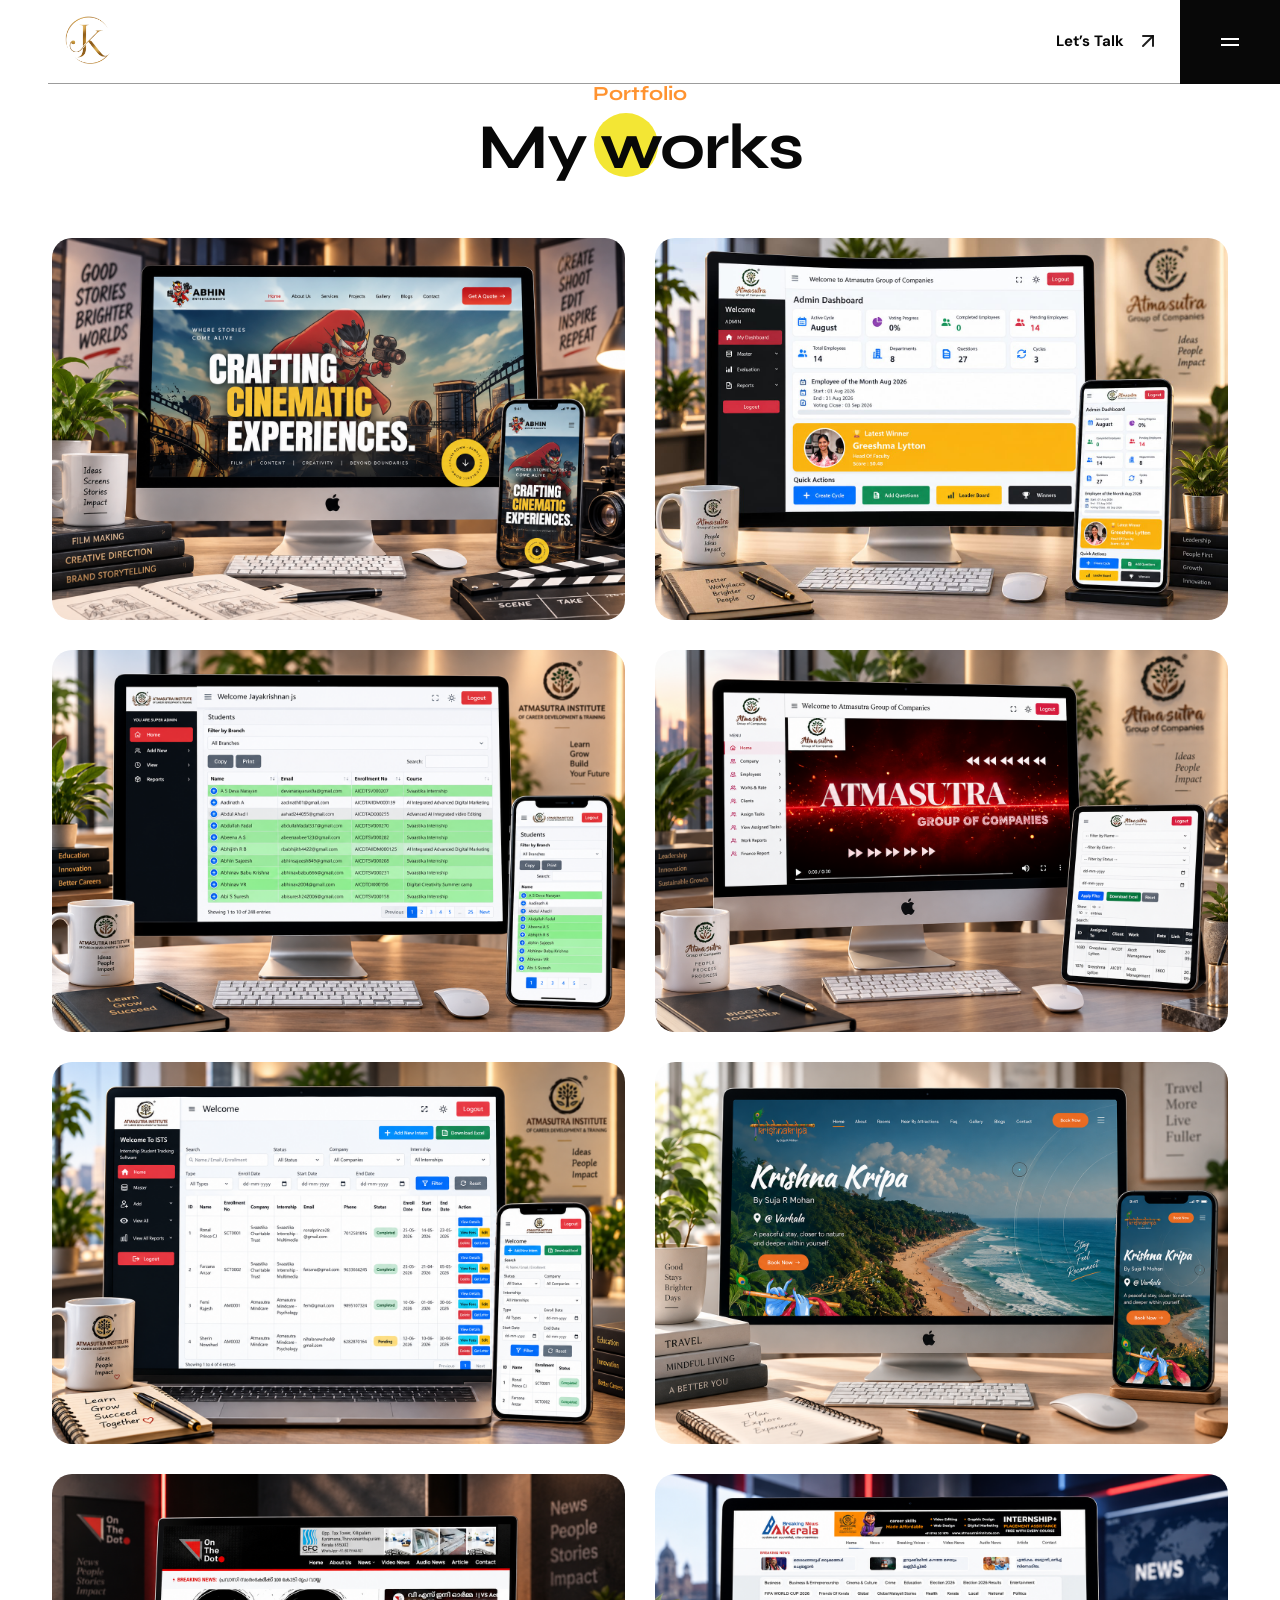
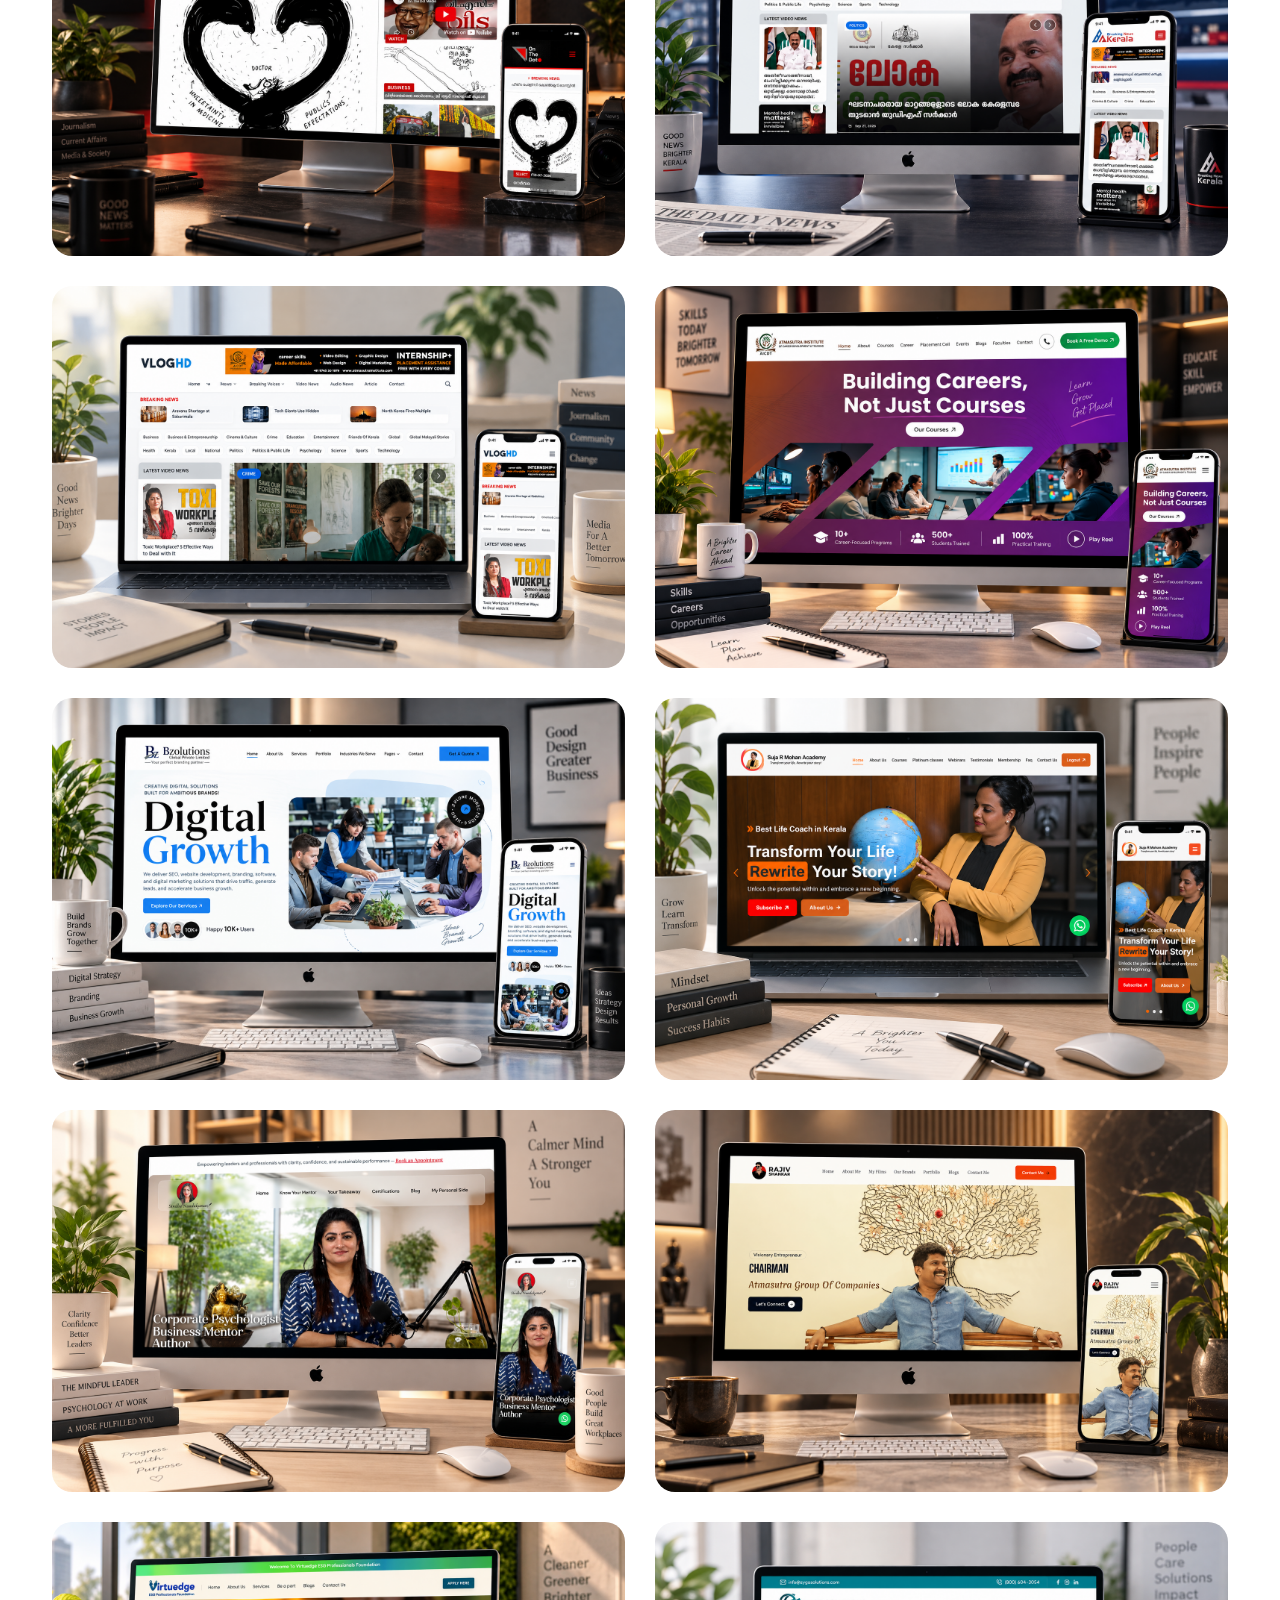
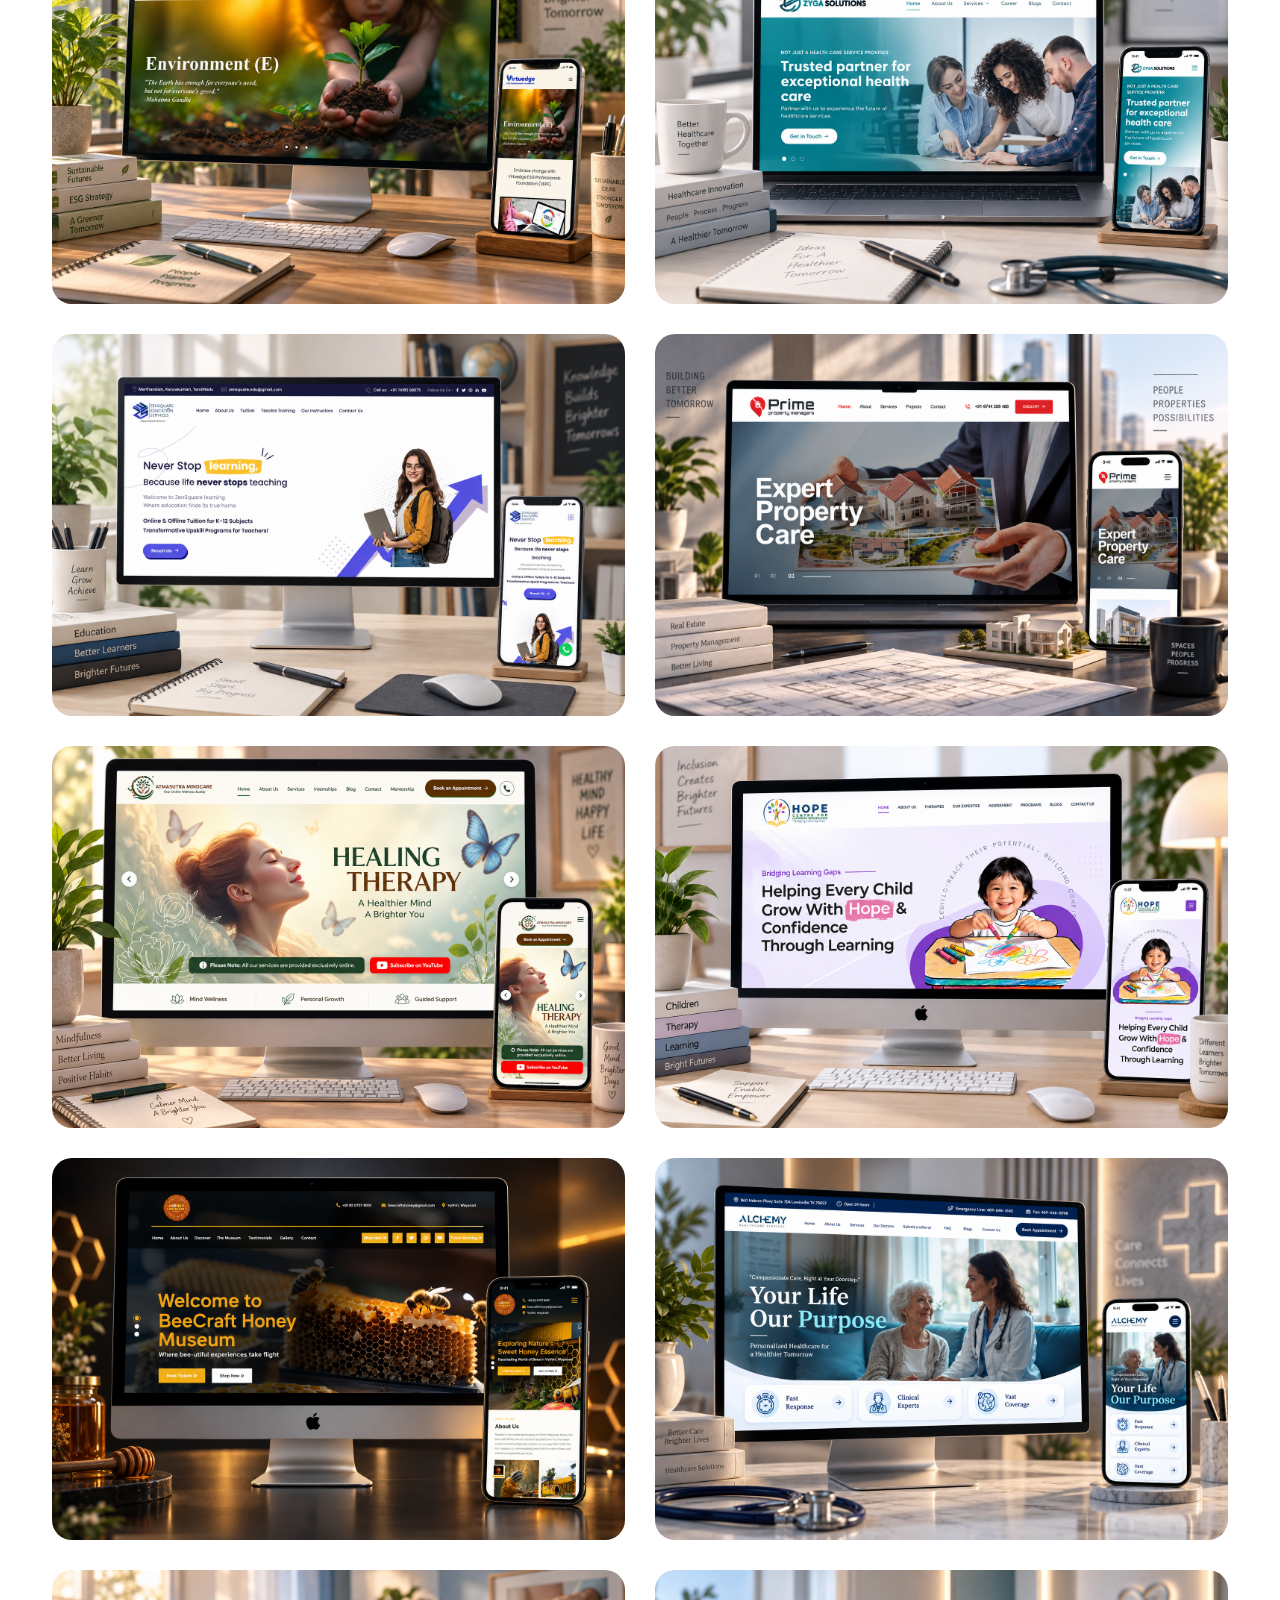
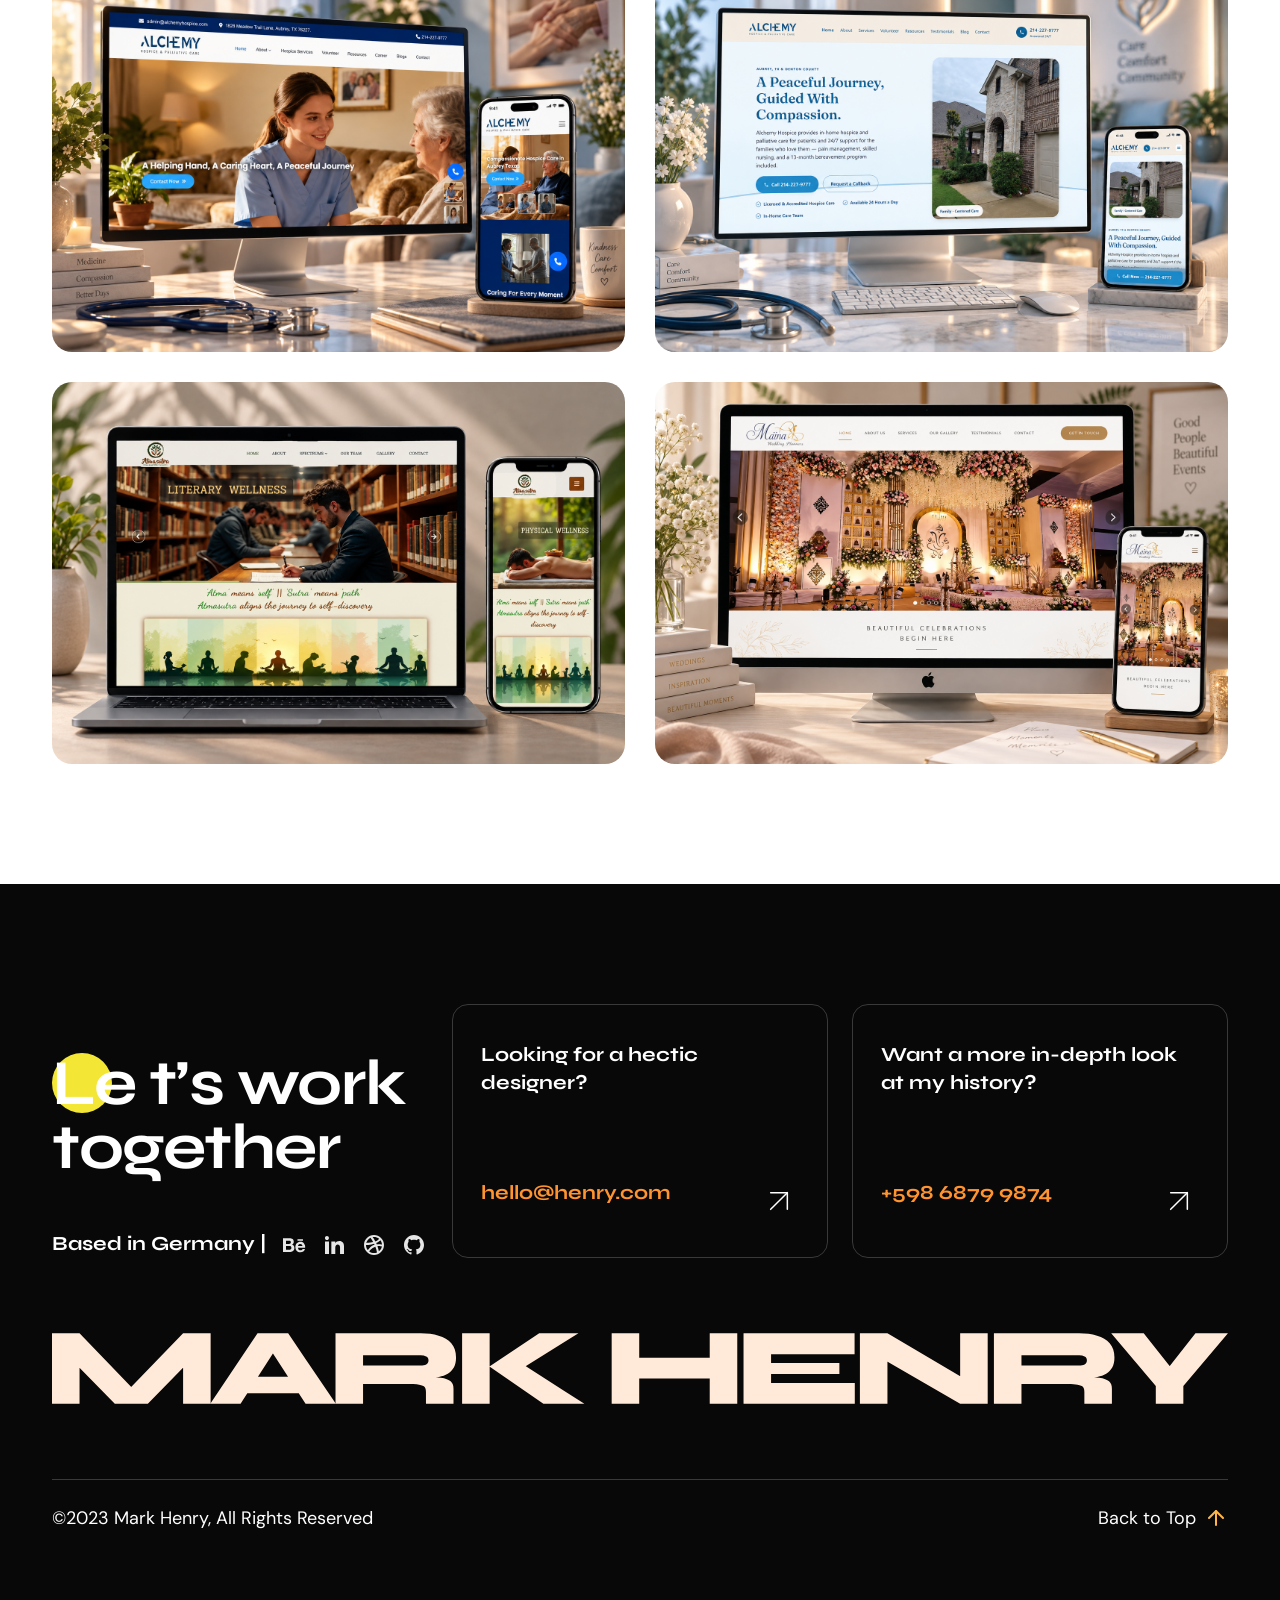
<file: projects.html>
<!DOCTYPE html>
<html class="no-js" lang="en">

<head>
    <meta charset="utf-8" />
    <meta http-equiv="x-ua-compatible" content="ie=edge" />
   <title>Jayakrishnan J S Website Developer | Operations Manager</title>
    <meta name="AdsBot-Google" content="noindex follow" />  <meta name="description" content="JK Website Developer | Operations Manager portfolio">
    
    <meta name="viewport" content="width=device-width, initial-scale=1, shrink-to-fit=no" />

    <!-- Favicon -->
     <link rel="shortcut icon" type="image/png" href="assets/images/jklogo.png" />

    <!-- CSS (Font, Vendor, Icon, Plugins & Style CSS files) -->

    <!-- Font CSS -->
    <link rel="preconnect" href="https://fonts.googleapis.com">
    <link rel="preconnect" href="https://fonts.gstatic.com" crossorigin>
    <link
        href="https://fonts.googleapis.com/css2?family=DM+Sans:ital,opsz,wght@0,9..40,100;0,9..40,200;0,9..40,300;0,9..40,400;0,9..40,500;0,9..40,600;0,9..40,700;0,9..40,800;0,9..40,900;0,9..40,1000;1,9..40,100;1,9..40,200;1,9..40,300;1,9..40,400;1,9..40,500;1,9..40,600;1,9..40,700;1,9..40,800;1,9..40,900;1,9..40,1000&family=Inter:wght@100;200;300;400;500;600;700;800;900&family=Poppins:ital,wght@0,100;0,200;0,300;0,400;0,500;0,600;0,700;0,800;0,900;1,100;1,200;1,300;1,400;1,500;1,600;1,700;1,800;1,900&family=Syne:wght@400;500;600;700;800&display=swap"
        rel="stylesheet">

    <!-- Vendor CSS (Bootstrap & Icon Font) -->
    <link rel="stylesheet" href="assets/css/vendor/bootstrap.min.css">

    <!-- Plugins CSS (All Plugins Files) -->
    <link rel="stylesheet" href="assets/css/plugins/aos.css">
    <link rel="stylesheet" href="assets/css/plugins/swiper-bundle.min.css">

    <!-- Style CSS -->
    <link rel="stylesheet" href="assets/css/pages/home.css">

</head>

<body>
    <div class="overflow-x-hidden">
        <!-- Header start -->

        <header id="sticky-header" class="header position-absolute left-0 top-0 w-100 z-3">
            <div class="d-flex justify-content-between header-inner">

                <div class="header-border-bottom d-flex align-items-center justify-content-between flex-grow-1">

                    <a href="index.html">
                        <img src="assets/images/jklogo.png" alt="logo" style="height: 80px;width:80px">
                    </a>

                    <!-- Link Start -->
                    <a href="https://wa.me/917994935027?text=Hi%20JK%2C%20let%27s%20have%20a%20chat"
                        class="d-flex align-items-center flex-wrap fw-bold text-dark lh-1 contact-link hover-text-white">Let’s
                        Talk
                        <span class="animate-arrow-up">
                            <svg width="24" height="24" viewBox="0 0 24 24" fill="none"
                                xmlns="http://www.w3.org/2000/svg">
                                <path d="M7 17L17 7" stroke="currentColor" stroke-opacity="0.9" stroke-width="2"
                                    stroke-linecap="round" stroke-linejoin="round" />
                                <path d="M7 7H17V17" stroke="currentColor" stroke-opacity="0.9" stroke-width="2"
                                    stroke-linecap="round" stroke-linejoin="round" />
                            </svg>
                        </span>
                    </a>
                    <!-- Link End -->
                </div>

                <!-- Button Start -->
                <button id="offcanvas-toggle" class="bg-dark border-0 offcanvas-toggle" data-bs-toggle="offcanvas"
                    data-bs-target="#offcanvas" aria-controls="offcanvas">
                    <svg width="24" height="24" viewBox="0 0 24 24" fill="none" xmlns="http://www.w3.org/2000/svg">
                        <rect x="3" y="8" width="18" height="2" fill="white" />
                        <rect x="3" y="14" width="18" height="2" fill="white" />
                    </svg>

                </button>
                <!-- Button End -->

            </div>
        </header>


        <!-- offcanvas-menu start -->
        <div id="offcanvas"
            class="offcanvas offcanvas-end bg-dark d-flex flex-wrap flex-column justify-content-between">
            <!-- close button start -->

            <div>
                <div class="d-flex flex-wrap justify-content-between align-items-center offcanvas-header">
                    <a href="index.html">
                        <img src="assets/images/jklogo.png" alt=""  style="height:100px">
                    </a>
                    <button id="offcanvas-close" class="offcanvas-close bg-primary border-0" data-bs-dismiss="offcanvas"
                        aria-label="Close">
                        <svg width="24" height="24" viewBox="0 0 24 24" fill="none" xmlns="http://www.w3.org/2000/svg">
                            <path fill-rule="evenodd" clip-rule="evenodd"
                                d="M19.2803 4.71967C19.5732 5.01256 19.5732 5.48744 19.2803 5.78033L5.78033 19.2803C5.48744 19.5732 5.01256 19.5732 4.71967 19.2803C4.42678 18.9874 4.42678 18.5126 4.71967 18.2197L18.2197 4.71967C18.5126 4.42678 18.9874 4.42678 19.2803 4.71967Z"
                                fill="white" />
                            <path fill-rule="evenodd" clip-rule="evenodd"
                                d="M4.71967 4.71967C5.01256 4.42678 5.48744 4.42678 5.78033 4.71967L19.2803 18.2197C19.5732 18.5126 19.5732 18.9874 19.2803 19.2803C18.9874 19.5732 18.5126 19.5732 18.2197 19.2803L4.71967 5.78033C4.42678 5.48744 4.42678 5.01256 4.71967 4.71967Z"
                                fill="white" />
                        </svg>
                    </button>
                </div>

                <!-- close button end -->

                <!-- offcanvas-menu start -->

                <nav class="offcanvas-nav d-flex flex-wrap flex-column justify-content-between">
                    <ul class="offcanvas-menu p-0 list-unstyled">
                        <li class="offcanvas-menu-item">
                            <a href="index.html"
                                class="text-white text-xl fw-bold font-Syne leading-none d-flex flex-wrap align-items-center justify-content-between offcanvas-menu-link">Home
                                <span class="d-inline-block animate-arrow-up">
                                    <svg width="24" height="24" viewBox="0 0 24 24" fill="none"
                                        xmlns="http://www.w3.org/2000/svg">
                                        <path d="M7 17L17 7" stroke="currentColor" stroke-opacity="0.9" stroke-width="2"
                                            stroke-linecap="round" stroke-linejoin="round"></path>
                                        <path d="M7 7H17V17" stroke="currentColor" stroke-opacity="0.9" stroke-width="2"
                                            stroke-linecap="round" stroke-linejoin="round"></path>
                                    </svg>
                                </span>
                            </a>
                        </li>
                        <li class="offcanvas-menu-item">
                            <a href="index.html?section=about#about-section"
                                class="text-white text-xl fw-bold font-Syne leading-none d-flex flex-wrap align-items-center justify-content-between offcanvas-menu-link">

                                About

                                <span class="d-inline-block animate-arrow-up">
                                    <svg width="24" height="24" viewBox="0 0 24 24" fill="none"
                                        xmlns="http://www.w3.org/2000/svg">
                                        <path d="M7 17L17 7" stroke="currentColor" stroke-opacity="0.9" stroke-width="2"
                                            stroke-linecap="round" stroke-linejoin="round"></path>

                                        <path d="M7 7H17V17" stroke="currentColor" stroke-opacity="0.9" stroke-width="2"
                                            stroke-linecap="round" stroke-linejoin="round"></path>
                                    </svg>
                                </span>
                            </a>
                        </li>
                        <li class="offcanvas-menu-item">
                            <a href="projects.html"
                                class="text-white text-xl fw-bold font-Syne leading-none d-flex flex-wrap align-items-center justify-content-between offcanvas-menu-link">Project
                                <span class="d-inline-block animate-arrow-up">
                                    <svg width="24" height="24" viewBox="0 0 24 24" fill="none"
                                        xmlns="http://www.w3.org/2000/svg">
                                        <path d="M7 17L17 7" stroke="currentColor" stroke-opacity="0.9" stroke-width="2"
                                            stroke-linecap="round" stroke-linejoin="round"></path>
                                        <path d="M7 7H17V17" stroke="currentColor" stroke-opacity="0.9" stroke-width="2"
                                            stroke-linecap="round" stroke-linejoin="round"></path>
                                    </svg>
                                </span>
                            </a>
                        </li>


                        <li class="offcanvas-menu-item">
                            <a href="https://wa.me/917994935027?text=Hi%20JK%2C%20let%27s%20have%20a%20chat"
                                class="text-white text-xl fw-bold font-Syne leading-none d-flex flex-wrap align-items-center justify-content-between offcanvas-menu-link">Contact
                                <span class="d-inline-block animate-arrow-up">
                                    <svg width="24" height="24" viewBox="0 0 24 24" fill="none"
                                        xmlns="http://www.w3.org/2000/svg">
                                        <path d="M7 17L17 7" stroke="currentColor" stroke-opacity="0.9" stroke-width="2"
                                            stroke-linecap="round" stroke-linejoin="round"></path>
                                        <path d="M7 7H17V17" stroke="currentColor" stroke-opacity="0.9" stroke-width="2"
                                            stroke-linecap="round" stroke-linejoin="round"></path>
                                    </svg>
                                </span>
                            </a>
                        </li>

                    </ul>
                </nav>

            </div>


            <nav class="pb-10">
                <ul class="d-flex flex-wrap gap-x-4 align-items-center offcanvas-social-links p-0  list-unstyled">
                    <li><a href="#" class="text-white transition-all">
                            <svg width="24" height="24" viewBox="0 0 24 24" fill="none"
                                xmlns="http://www.w3.org/2000/svg">
                                <path
                                    d="M7.443 5.3501C8.082 5.3501 8.673 5.4001 9.213 5.5481C9.754 5.6471 10.197 5.8451 10.59 6.0921C10.984 6.3401 11.279 6.6861 11.475 7.1311C11.672 7.5761 11.771 8.1211 11.771 8.7141C11.771 9.4071 11.623 10.0001 11.279 10.4451C10.984 10.8911 10.492 11.2861 9.902 11.5831C10.738 11.8311 11.377 12.2761 11.771 12.8701C12.164 13.4631 12.41 14.2051 12.41 15.0461C12.41 15.7391 12.262 16.3321 12.016 16.8271C11.771 17.3221 11.377 17.7671 10.934 18.0641C10.4528 18.3824 9.92083 18.6164 9.361 18.7561C8.771 18.9051 8.181 19.0041 7.591 19.0041H1V5.3501H7.443ZM7.049 10.8901C7.59 10.8901 8.033 10.7421 8.377 10.4951C8.721 10.2481 8.869 9.8021 8.869 9.2581C8.869 8.9611 8.819 8.6651 8.721 8.4671C8.623 8.2691 8.475 8.1201 8.279 7.9721C8.082 7.8731 7.885 7.7741 7.639 7.7251C7.393 7.6751 7.148 7.6751 6.852 7.6751H4V10.8911H7.05L7.049 10.8901ZM7.197 16.7281C7.492 16.7281 7.787 16.6781 8.033 16.6291C8.279 16.5791 8.525 16.4811 8.721 16.3321C8.92138 16.1873 9.08903 16.002 9.213 15.7881C9.311 15.5411 9.41 15.2441 9.41 14.8981C9.41 14.2051 9.213 13.7111 8.82 13.3641C8.426 13.0671 7.885 12.9191 7.246 12.9191H4V16.7291L7.197 16.7281ZM16.689 16.6781C17.082 17.0741 17.672 17.2721 18.459 17.2721C19 17.2721 19.492 17.1241 19.885 16.8771C20.279 16.5801 20.525 16.2831 20.623 15.9871H23.033C22.639 17.1731 22.049 18.0141 21.263 18.5591C20.475 19.0531 19.541 19.3501 18.41 19.3501C17.6864 19.3523 16.9688 19.218 16.295 18.9541C15.6887 18.7267 15.148 18.353 14.721 17.8661C14.2643 17.4107 13.9267 16.8498 13.738 16.2331C13.492 15.5901 13.393 14.8981 13.393 14.1061C13.393 13.3641 13.492 12.6721 13.738 12.0281C13.9749 11.4085 14.3252 10.8384 14.771 10.3471C15.2201 9.88594 15.7543 9.51613 16.344 9.2581C17.0007 8.99416 17.7022 8.85969 18.41 8.8621C19.246 8.8621 19.984 9.0111 20.623 9.3571C21.263 9.7031 21.754 10.0991 22.147 10.6931C22.541 11.2371 22.837 11.8801 23.033 12.5731C23.131 13.2651 23.18 13.9581 23.131 14.7491H16C16 15.5411 16.295 16.2831 16.689 16.6791V16.6781ZM19.787 11.4841C19.443 11.1381 18.902 10.9401 18.262 10.9401C17.82 10.9401 17.475 11.0401 17.18 11.1881C16.885 11.3361 16.689 11.5341 16.492 11.7321C16.311 11.9234 16.1912 12.1643 16.148 12.4241C16.098 12.6721 16.049 12.8701 16.049 13.0671H20.475C20.377 12.3251 20.131 11.8311 19.787 11.4841ZM15.459 6.2901H20.967V7.6261H15.46V6.2901H15.459Z"
                                    fill="currentColor" fill-opacity="0.9"></path>
                            </svg>

                        </a></li>
                    <li><a href="#" class="text-white transition-all"><svg width="24" height="24" viewBox="0 0 24 24"
                                fill="none" xmlns="http://www.w3.org/2000/svg">
                                <path
                                    d="M6.94043 5.00002C6.94017 5.53046 6.7292 6.03906 6.35394 6.41394C5.97868 6.78883 5.46986 6.99929 4.93943 6.99902C4.409 6.99876 3.90039 6.78779 3.52551 6.41253C3.15062 6.03727 2.94016 5.52846 2.94043 4.99802C2.9407 4.46759 3.15166 3.95899 3.52692 3.5841C3.90218 3.20922 4.411 2.99876 4.94143 2.99902C5.47186 2.99929 5.98047 3.21026 6.35535 3.58552C6.73024 3.96078 6.9407 4.46959 6.94043 5.00002ZM7.00043 8.48002H3.00043V21H7.00043V8.48002ZM13.3204 8.48002H9.34043V21H13.2804V14.43C13.2804 10.77 18.0504 10.43 18.0504 14.43V21H22.0004V13.07C22.0004 6.90002 14.9404 7.13002 13.2804 10.16L13.3204 8.48002Z"
                                    fill="currentColor" fill-opacity="0.9"></path>
                            </svg>
                        </a></li>
                    <li><a href="#" class="text-white transition-all"><svg width="24" height="24" viewBox="0 0 24 24"
                                fill="none" xmlns="http://www.w3.org/2000/svg">
                                <path
                                    d="M19.989 11.572C19.907 9.99792 19.3596 8.4836 18.416 7.221C18.1285 7.53061 17.8212 7.82123 17.496 8.091C16.4969 8.92086 15.3805 9.5982 14.183 10.101C14.35 10.451 14.503 10.79 14.638 11.11V11.113C14.665 11.174 14.688 11.231 14.732 11.342L14.749 11.382C16.262 11.212 17.858 11.275 19.405 11.485C19.611 11.512 19.805 11.541 19.989 11.572ZM10.604 4.122C11.5786 5.49516 12.4772 6.92062 13.296 8.392C14.519 7.91 15.53 7.302 16.344 6.625C16.674 6.351 16.938 6.093 17.14 5.87C15.701 4.65972 13.8803 3.99733 12 4C11.524 4 11.058 4.042 10.604 4.121V4.122ZM4.253 9.997C4.93423 9.97981 5.61464 9.93878 6.293 9.874C7.93264 9.72734 9.55828 9.4525 11.155 9.052C10.3205 7.60221 9.41956 6.19171 8.455 4.825C7.42472 5.3354 6.51626 6.06141 5.79124 6.95379C5.06623 7.84617 4.54162 8.88404 4.253 9.997ZM5.783 17.035C6.25195 16.3575 6.77894 15.7221 7.358 15.136C8.812 13.646 10.528 12.486 12.514 11.846L12.576 11.828C12.411 11.464 12.256 11.139 12.1 10.833C10.264 11.368 8.33 11.702 6.403 11.875C5.463 11.96 4.62 11.997 4 12.003C3.99815 13.8356 4.62722 15.6128 5.783 17.035ZM15.004 19.415C14.6184 17.4703 14.0725 15.5607 13.372 13.706C11.372 14.433 9.776 15.496 8.543 16.764C8.0454 17.2664 7.60382 17.8213 7.226 18.419C8.60481 19.4478 10.2797 20.0025 12 20C13.0299 20.0015 14.0504 19.8035 15.005 19.417L15.004 19.415ZM16.878 18.34C18.4393 17.1398 19.5028 15.4057 19.865 13.47C19.525 13.385 19.094 13.3 18.62 13.234C17.5661 13.0823 16.4968 13.0712 15.44 13.201C16.035 14.8799 16.5154 16.5961 16.878 18.34ZM12 22C6.477 22 2 17.523 2 12C2 6.477 6.477 2 12 2C17.523 2 22 6.477 22 12C22 17.523 17.523 22 12 22Z"
                                    fill="currentColor" fill-opacity="0.9"></path>
                            </svg>
                        </a></li>
                    <li><a href="#" class="text-white transition-all"><svg width="24" height="24" viewBox="0 0 24 24"
                                fill="none" xmlns="http://www.w3.org/2000/svg">
                                <path
                                    d="M12.001 2C6.47598 2 2.00098 6.475 2.00098 12C1.99977 14.0992 2.65958 16.1454 3.88679 17.8484C5.114 19.5515 6.84631 20.8249 8.83798 21.488C9.33798 21.575 9.52598 21.275 9.52598 21.012C9.52598 20.775 9.51298 19.988 9.51298 19.15C7.00098 19.613 6.35098 18.538 6.15098 17.975C6.03798 17.687 5.55098 16.8 5.12598 16.562C4.77598 16.375 4.27598 15.912 5.11298 15.9C5.90098 15.887 6.46298 16.625 6.65098 16.925C7.55098 18.437 8.98798 18.012 9.56298 17.75C9.65098 17.1 9.91298 16.663 10.201 16.413C7.97598 16.163 5.65098 15.3 5.65098 11.475C5.65098 10.387 6.03798 9.488 6.67598 8.788C6.57598 8.538 6.22598 7.513 6.77598 6.138C6.77598 6.138 7.61298 5.875 9.52598 7.162C10.3401 6.9364 11.1812 6.82302 12.026 6.825C12.876 6.825 13.726 6.937 14.526 7.162C16.439 5.862 17.276 6.138 17.276 6.138C17.826 7.513 17.476 8.538 17.376 8.788C18.013 9.488 18.401 10.375 18.401 11.475C18.401 15.313 16.064 16.163 13.839 16.413C14.201 16.725 14.514 17.325 14.514 18.263C14.514 19.6 14.501 20.675 14.501 21.013C14.501 21.275 14.689 21.587 15.189 21.487C17.1738 20.8166 18.8985 19.5408 20.1203 17.8389C21.3421 16.1371 21.9995 14.095 22 12C22 6.475 17.525 2 12 2H12.001Z"
                                    fill="currentColor" fill-opacity="0.9"></path>
                            </svg>
                        </a></li>

                </ul>
            </nav>
        </div>
        <!-- offcanvas-menu end -->

        <!-- Header end -->


        <!-- Portfolio Section Start -->
        <section class="bg-white pt-20 pb-120">
            <div class="container mx-auto">
                <div class="row">
                    <div class="col-12" data-aos="flip-down" data-aos-delay="400">
                        <div
                            class="fw-bold font-Syne text-center leading-none d-flex flex-wrap flex-column gap-y-2 mb-10">
                            <span class="text-warning text-xl">Portfolio</span>
                            <h3 class="section-title text-dark">My <span
                                    class="position-relative circle-shape portfolio-shape">w</span>orks</h3>
                        </div>
                    </div>
                </div>

                <div class="row g-6">
                    <div class="col-12 col-md-6 col-lg-6" data-aos="flip-down" data-aos-delay="600">
                        <div class="overflow-hidden position-relative project-item">
                            <img class="w-100 h-100" src="assets/images/projects/abhin.png" alt="project1">
                            <div class="position-absolute project-item-content">
                                <div
                                    class="d-flex flex-wrap alig-items-center justify-content-between project-item-contet-wrap">
                                    <h4 class="fw-bold font-Syne text-center leading-10 project-title">
                                        <a class="transition-all" href="https://abhinentertainments.com/"
                                            target="_blank">Abhin Entertainments</a>
                                    </h4>
                                    <a href="project-details.html" target="_blank" class="animate-arrow-up">
                                        <svg width="40" height="40" viewBox="0 0 40 40" fill="none"
                                            xmlns="http://www.w3.org/2000/svg">
                                            <path fill-rule="evenodd" clip-rule="evenodd"
                                                d="M30.8839 9.11612C31.372 9.60427 31.372 10.3957 30.8839 10.8839L10.8839 30.8839C10.3957 31.372 9.60427 31.372 9.11612 30.8839C8.62796 30.3957 8.62796 29.6043 9.11612 29.1161L29.1161 9.11612C29.6043 8.62796 30.3957 8.62796 30.8839 9.11612Z"
                                                fill="currentColor" fill-opacity="0.9" />
                                            <path fill-rule="evenodd" clip-rule="evenodd"
                                                d="M12.5 10C12.5 9.30964 13.0596 8.75 13.75 8.75H30C30.6904 8.75 31.25 9.30964 31.25 10V26.25C31.25 26.9404 30.6904 27.5 30 27.5C29.3096 27.5 28.75 26.9404 28.75 26.25V11.25H13.75C13.0596 11.25 12.5 10.6904 12.5 10Z"
                                                fill="currentColor" fill-opacity="0.9" />
                                        </svg>

                                    </a>
                                </div>
                            </div>
                        </div>
                    </div>
                    <div class="col-12 col-md-6 col-lg-6" data-aos="flip-down" data-aos-delay="800">
                        <div class="overflow-hidden position-relative project-item">
                            <img class="w-100 h-100" src="assets/images/projects/empofthemonth.jpeg" alt="project1">
                            <div class="position-absolute project-item-content">
                                <div
                                    class="d-flex flex-wrap alig-items-center justify-content-between project-item-contet-wrap">
                                    <h4 class="fw-bold font-Syne text-center leading-10 project-title">
                                        <a class="transition-all" href="https://atmasutra.org/employeeofthemonth"
                                            target="_blank">Employee Wellfare Software</a>
                                    </h4>
                                    <a href="https://atmasutra.org/employeeofthemonth" target="_blank"
                                        class="animate-arrow-up">
                                        <svg width="40" height="40" viewBox="0 0 40 40" fill="none"
                                            xmlns="http://www.w3.org/2000/svg">
                                            <path fill-rule="evenodd" clip-rule="evenodd"
                                                d="M30.8839 9.11612C31.372 9.60427 31.372 10.3957 30.8839 10.8839L10.8839 30.8839C10.3957 31.372 9.60427 31.372 9.11612 30.8839C8.62796 30.3957 8.62796 29.6043 9.11612 29.1161L29.1161 9.11612C29.6043 8.62796 30.3957 8.62796 30.8839 9.11612Z"
                                                fill="currentColor" fill-opacity="0.9" />
                                            <path fill-rule="evenodd" clip-rule="evenodd"
                                                d="M12.5 10C12.5 9.30964 13.0596 8.75 13.75 8.75H30C30.6904 8.75 31.25 9.30964 31.25 10V26.25C31.25 26.9404 30.6904 27.5 30 27.5C29.3096 27.5 28.75 26.9404 28.75 26.25V11.25H13.75C13.0596 11.25 12.5 10.6904 12.5 10Z"
                                                fill="currentColor" fill-opacity="0.9" />
                                        </svg>

                                    </a>
                                </div>
                            </div>
                        </div>
                    </div>
                    <div class="col-12 col-md-6 col-lg-6" data-aos="flip-down" data-aos-delay="800">
                        <div class="overflow-hidden position-relative project-item">
                            <img class="w-100 h-100" src="assets/images/projects/atmasutrainstitute.png" alt="project1">
                            <div class="position-absolute project-item-content">
                                <div
                                    class="d-flex flex-wrap alig-items-center justify-content-between project-item-contet-wrap">
                                    <h4 class="fw-bold font-Syne text-center leading-10 project-title">
                                        <a class="transition-all"
                                            href="https://atmasutrainstitute.com/login/adminlogin.php"
                                            target="_blank">Student Management Software</a>
                                    </h4>
                                    <a href="https://atmasutrainstitute.com/login/adminlogin.php" target="_blank"
                                        class="animate-arrow-up">
                                        <svg width="40" height="40" viewBox="0 0 40 40" fill="none"
                                            xmlns="http://www.w3.org/2000/svg">
                                            <path fill-rule="evenodd" clip-rule="evenodd"
                                                d="M30.8839 9.11612C31.372 9.60427 31.372 10.3957 30.8839 10.8839L10.8839 30.8839C10.3957 31.372 9.60427 31.372 9.11612 30.8839C8.62796 30.3957 8.62796 29.6043 9.11612 29.1161L29.1161 9.11612C29.6043 8.62796 30.3957 8.62796 30.8839 9.11612Z"
                                                fill="currentColor" fill-opacity="0.9" />
                                            <path fill-rule="evenodd" clip-rule="evenodd"
                                                d="M12.5 10C12.5 9.30964 13.0596 8.75 13.75 8.75H30C30.6904 8.75 31.25 9.30964 31.25 10V26.25C31.25 26.9404 30.6904 27.5 30 27.5C29.3096 27.5 28.75 26.9404 28.75 26.25V11.25H13.75C13.0596 11.25 12.5 10.6904 12.5 10Z"
                                                fill="currentColor" fill-opacity="0.9" />
                                        </svg>

                                    </a>
                                </div>
                            </div>
                        </div>
                    </div>
                    <div class="col-12 col-md-6 col-lg-6" data-aos="flip-down" data-aos-delay="800">
                        <div class="overflow-hidden position-relative project-item">
                            <img class="w-100 h-100" src="assets/images/projects/emp.png" alt="project1">
                            <div class="position-absolute project-item-content">
                                <div
                                    class="d-flex flex-wrap alig-items-center justify-content-between project-item-contet-wrap">
                                    <h4 class="fw-bold font-Syne text-center leading-10 project-title">
                                        <a class="transition-all" href="https://atmasutra.org/employee/adminlogin.php"
                                            target="_blank">Employee Management Software</a>
                                    </h4>
                                    <a href="https://atmasutra.org/employee/adminlogin.php" target="_blank"
                                        class="animate-arrow-up">
                                        <svg width="40" height="40" viewBox="0 0 40 40" fill="none"
                                            xmlns="http://www.w3.org/2000/svg">
                                            <path fill-rule="evenodd" clip-rule="evenodd"
                                                d="M30.8839 9.11612C31.372 9.60427 31.372 10.3957 30.8839 10.8839L10.8839 30.8839C10.3957 31.372 9.60427 31.372 9.11612 30.8839C8.62796 30.3957 8.62796 29.6043 9.11612 29.1161L29.1161 9.11612C29.6043 8.62796 30.3957 8.62796 30.8839 9.11612Z"
                                                fill="currentColor" fill-opacity="0.9" />
                                            <path fill-rule="evenodd" clip-rule="evenodd"
                                                d="M12.5 10C12.5 9.30964 13.0596 8.75 13.75 8.75H30C30.6904 8.75 31.25 9.30964 31.25 10V26.25C31.25 26.9404 30.6904 27.5 30 27.5C29.3096 27.5 28.75 26.9404 28.75 26.25V11.25H13.75C13.0596 11.25 12.5 10.6904 12.5 10Z"
                                                fill="currentColor" fill-opacity="0.9" />
                                        </svg>

                                    </a>
                                </div>
                            </div>
                        </div>
                    </div>
                    <div class="col-12 col-md-6 col-lg-6" data-aos="flip-down" data-aos-delay="800">
                        <div class="overflow-hidden position-relative project-item">
                            <img class="w-100 h-100" src="assets/images/projects/ists.png" alt="project1">
                            <div class="position-absolute project-item-content">
                                <div
                                    class="d-flex flex-wrap alig-items-center justify-content-between project-item-contet-wrap">
                                    <h4 class="fw-bold font-Syne text-center leading-10 project-title">
                                        <a class="transition-all" href="https://atmasutrainstitute.com/ists"
                                            target="_blank">Internship Management Software</a>
                                    </h4>
                                    <a href="https://atmasutrainstitute.com/ists" target="_blank"
                                        class="animate-arrow-up">
                                        <svg width="40" height="40" viewBox="0 0 40 40" fill="none"
                                            xmlns="http://www.w3.org/2000/svg">
                                            <path fill-rule="evenodd" clip-rule="evenodd"
                                                d="M30.8839 9.11612C31.372 9.60427 31.372 10.3957 30.8839 10.8839L10.8839 30.8839C10.3957 31.372 9.60427 31.372 9.11612 30.8839C8.62796 30.3957 8.62796 29.6043 9.11612 29.1161L29.1161 9.11612C29.6043 8.62796 30.3957 8.62796 30.8839 9.11612Z"
                                                fill="currentColor" fill-opacity="0.9" />
                                            <path fill-rule="evenodd" clip-rule="evenodd"
                                                d="M12.5 10C12.5 9.30964 13.0596 8.75 13.75 8.75H30C30.6904 8.75 31.25 9.30964 31.25 10V26.25C31.25 26.9404 30.6904 27.5 30 27.5C29.3096 27.5 28.75 26.9404 28.75 26.25V11.25H13.75C13.0596 11.25 12.5 10.6904 12.5 10Z"
                                                fill="currentColor" fill-opacity="0.9" />
                                        </svg>

                                    </a>
                                </div>
                            </div>
                        </div>
                    </div>
                    <div class="col-12 col-md-6 col-lg-6" data-aos="flip-down" data-aos-delay="800">
                        <div class="overflow-hidden position-relative project-item">
                            <img class="w-100 h-100" src="assets/images/projects/krishnakripa.png" alt="project1">
                            <div class="position-absolute project-item-content">
                                <div
                                    class="d-flex flex-wrap alig-items-center justify-content-between project-item-contet-wrap">
                                    <h4 class="fw-bold font-Syne text-center leading-10 project-title">
                                        <a class="transition-all" href="https://krishnakripabysujarmohan.com"
                                            target="_blank">Krishna Kripa Home Stay</a>
                                    </h4>
                                    <a href="https://krishnakripabysujarmohan.com" target="_blank"
                                        class="animate-arrow-up">
                                        <svg width="40" height="40" viewBox="0 0 40 40" fill="none"
                                            xmlns="http://www.w3.org/2000/svg">
                                            <path fill-rule="evenodd" clip-rule="evenodd"
                                                d="M30.8839 9.11612C31.372 9.60427 31.372 10.3957 30.8839 10.8839L10.8839 30.8839C10.3957 31.372 9.60427 31.372 9.11612 30.8839C8.62796 30.3957 8.62796 29.6043 9.11612 29.1161L29.1161 9.11612C29.6043 8.62796 30.3957 8.62796 30.8839 9.11612Z"
                                                fill="currentColor" fill-opacity="0.9" />
                                            <path fill-rule="evenodd" clip-rule="evenodd"
                                                d="M12.5 10C12.5 9.30964 13.0596 8.75 13.75 8.75H30C30.6904 8.75 31.25 9.30964 31.25 10V26.25C31.25 26.9404 30.6904 27.5 30 27.5C29.3096 27.5 28.75 26.9404 28.75 26.25V11.25H13.75C13.0596 11.25 12.5 10.6904 12.5 10Z"
                                                fill="currentColor" fill-opacity="0.9" />
                                        </svg>

                                    </a>
                                </div>
                            </div>
                        </div>
                    </div>
                    <div class="col-12 col-md-6 col-lg-6" data-aos="flip-down" data-aos-delay="800">
                        <div class="overflow-hidden position-relative project-item">
                            <img class="w-100 h-100" src="assets/images/projects/onthedot.png" alt="project1">
                            <div class="position-absolute project-item-content">
                                <div
                                    class="d-flex flex-wrap alig-items-center justify-content-between project-item-contet-wrap">
                                    <h4 class="fw-bold font-Syne text-center leading-10 project-title">
                                        <a class="transition-all" href="https://onthedotonline.com" target="_blank">On
                                            The Dot
                                            Online News Portal</a>
                                    </h4>
                                    <a href="https://onthedotonline.com" target="_blank" class="animate-arrow-up">
                                        <svg width="40" height="40" viewBox="0 0 40 40" fill="none"
                                            xmlns="http://www.w3.org/2000/svg">
                                            <path fill-rule="evenodd" clip-rule="evenodd"
                                                d="M30.8839 9.11612C31.372 9.60427 31.372 10.3957 30.8839 10.8839L10.8839 30.8839C10.3957 31.372 9.60427 31.372 9.11612 30.8839C8.62796 30.3957 8.62796 29.6043 9.11612 29.1161L29.1161 9.11612C29.6043 8.62796 30.3957 8.62796 30.8839 9.11612Z"
                                                fill="currentColor" fill-opacity="0.9" />
                                            <path fill-rule="evenodd" clip-rule="evenodd"
                                                d="M12.5 10C12.5 9.30964 13.0596 8.75 13.75 8.75H30C30.6904 8.75 31.25 9.30964 31.25 10V26.25C31.25 26.9404 30.6904 27.5 30 27.5C29.3096 27.5 28.75 26.9404 28.75 26.25V11.25H13.75C13.0596 11.25 12.5 10.6904 12.5 10Z"
                                                fill="currentColor" fill-opacity="0.9" />
                                        </svg>

                                    </a>
                                </div>
                            </div>
                        </div>
                    </div>
                    <div class="col-12 col-md-6 col-lg-6" data-aos="flip-down" data-aos-delay="800">
                        <div class="overflow-hidden position-relative project-item">
                            <img class="w-100 h-100" src="assets/images/projects/breakingnewskerala.png" alt="project1">
                            <div class="position-absolute project-item-content">
                                <div
                                    class="d-flex flex-wrap alig-items-center justify-content-between project-item-contet-wrap">
                                    <h4 class="fw-bold font-Syne text-center leading-10 project-title">
                                        <a class="transition-all" href="https://breakingnewskerala.com"
                                            target="_blank">Breaking News Kerala Online News Portal</a>
                                    </h4>
                                    <a href="https://breakingnewskerala" target="_blank" class="animate-arrow-up">
                                        <svg width="40" height="40" viewBox="0 0 40 40" fill="none"
                                            xmlns="http://www.w3.org/2000/svg">
                                            <path fill-rule="evenodd" clip-rule="evenodd"
                                                d="M30.8839 9.11612C31.372 9.60427 31.372 10.3957 30.8839 10.8839L10.8839 30.8839C10.3957 31.372 9.60427 31.372 9.11612 30.8839C8.62796 30.3957 8.62796 29.6043 9.11612 29.1161L29.1161 9.11612C29.6043 8.62796 30.3957 8.62796 30.8839 9.11612Z"
                                                fill="currentColor" fill-opacity="0.9" />
                                            <path fill-rule="evenodd" clip-rule="evenodd"
                                                d="M12.5 10C12.5 9.30964 13.0596 8.75 13.75 8.75H30C30.6904 8.75 31.25 9.30964 31.25 10V26.25C31.25 26.9404 30.6904 27.5 30 27.5C29.3096 27.5 28.75 26.9404 28.75 26.25V11.25H13.75C13.0596 11.25 12.5 10.6904 12.5 10Z"
                                                fill="currentColor" fill-opacity="0.9" />
                                        </svg>

                                    </a>
                                </div>
                            </div>
                        </div>
                    </div>
                    <div class="col-12 col-md-6 col-lg-6" data-aos="flip-down" data-aos-delay="800">
                        <div class="overflow-hidden position-relative project-item">
                            <img class="w-100 h-100" src="assets/images/projects/vloghd.png" alt="project1">
                            <div class="position-absolute project-item-content">
                                <div
                                    class="d-flex flex-wrap alig-items-center justify-content-between project-item-contet-wrap">
                                    <h4 class="fw-bold font-Syne text-center leading-10 project-title">
                                        <a class="transition-all" href="https://vloghd.com" target="_blank">Vlog Hd
                                            Online News Portal</a>
                                    </h4>
                                    <a href="https://vloghd.com" target="_blank" class="animate-arrow-up">
                                        <svg width="40" height="40" viewBox="0 0 40 40" fill="none"
                                            xmlns="http://www.w3.org/2000/svg">
                                            <path fill-rule="evenodd" clip-rule="evenodd"
                                                d="M30.8839 9.11612C31.372 9.60427 31.372 10.3957 30.8839 10.8839L10.8839 30.8839C10.3957 31.372 9.60427 31.372 9.11612 30.8839C8.62796 30.3957 8.62796 29.6043 9.11612 29.1161L29.1161 9.11612C29.6043 8.62796 30.3957 8.62796 30.8839 9.11612Z"
                                                fill="currentColor" fill-opacity="0.9" />
                                            <path fill-rule="evenodd" clip-rule="evenodd"
                                                d="M12.5 10C12.5 9.30964 13.0596 8.75 13.75 8.75H30C30.6904 8.75 31.25 9.30964 31.25 10V26.25C31.25 26.9404 30.6904 27.5 30 27.5C29.3096 27.5 28.75 26.9404 28.75 26.25V11.25H13.75C13.0596 11.25 12.5 10.6904 12.5 10Z"
                                                fill="currentColor" fill-opacity="0.9" />
                                        </svg>

                                    </a>
                                </div>
                            </div>
                        </div>
                    </div>
                    <div class="col-12 col-md-6 col-lg-6" data-aos="flip-down" data-aos-delay="800">
                        <div class="overflow-hidden position-relative project-item">
                            <img class="w-100 h-100" src="assets/images/projects/aicdt.png" alt="project1">
                            <div class="position-absolute project-item-content">
                                <div
                                    class="d-flex flex-wrap alig-items-center justify-content-between project-item-contet-wrap">
                                    <h4 class="fw-bold font-Syne text-center leading-10 project-title">
                                        <a class="transition-all" href="https://atmasutrainstitute.com/"
                                            target="_blank">Atmasutra Institute</a>
                                    </h4>
                                    <a href="https://atmasutrainstitute.com/" target="_blank" class="animate-arrow-up">
                                        <svg width="40" height="40" viewBox="0 0 40 40" fill="none"
                                            xmlns="http://www.w3.org/2000/svg">
                                            <path fill-rule="evenodd" clip-rule="evenodd"
                                                d="M30.8839 9.11612C31.372 9.60427 31.372 10.3957 30.8839 10.8839L10.8839 30.8839C10.3957 31.372 9.60427 31.372 9.11612 30.8839C8.62796 30.3957 8.62796 29.6043 9.11612 29.1161L29.1161 9.11612C29.6043 8.62796 30.3957 8.62796 30.8839 9.11612Z"
                                                fill="currentColor" fill-opacity="0.9" />
                                            <path fill-rule="evenodd" clip-rule="evenodd"
                                                d="M12.5 10C12.5 9.30964 13.0596 8.75 13.75 8.75H30C30.6904 8.75 31.25 9.30964 31.25 10V26.25C31.25 26.9404 30.6904 27.5 30 27.5C29.3096 27.5 28.75 26.9404 28.75 26.25V11.25H13.75C13.0596 11.25 12.5 10.6904 12.5 10Z"
                                                fill="currentColor" fill-opacity="0.9" />
                                        </svg>

                                    </a>
                                </div>
                            </div>
                        </div>
                    </div>
                    <div class="col-12 col-md-6 col-lg-6" data-aos="flip-down" data-aos-delay="800">
                        <div class="overflow-hidden position-relative project-item">
                            <img class="w-100 h-100" src="assets/images/projects/bzolutions.png" alt="project1">
                            <div class="position-absolute project-item-content">
                                <div
                                    class="d-flex flex-wrap alig-items-center justify-content-between project-item-contet-wrap">
                                    <h4 class="fw-bold font-Syne text-center leading-10 project-title">
                                        <a class="transition-all" href="https://bzolutions.com"
                                            target="_blank">Bzolutions Global Pvt Ltd</a>
                                    </h4>
                                    <a href="https://bzolutions.com" target="_blank" class="animate-arrow-up">
                                        <svg width="40" height="40" viewBox="0 0 40 40" fill="none"
                                            xmlns="http://www.w3.org/2000/svg">
                                            <path fill-rule="evenodd" clip-rule="evenodd"
                                                d="M30.8839 9.11612C31.372 9.60427 31.372 10.3957 30.8839 10.8839L10.8839 30.8839C10.3957 31.372 9.60427 31.372 9.11612 30.8839C8.62796 30.3957 8.62796 29.6043 9.11612 29.1161L29.1161 9.11612C29.6043 8.62796 30.3957 8.62796 30.8839 9.11612Z"
                                                fill="currentColor" fill-opacity="0.9" />
                                            <path fill-rule="evenodd" clip-rule="evenodd"
                                                d="M12.5 10C12.5 9.30964 13.0596 8.75 13.75 8.75H30C30.6904 8.75 31.25 9.30964 31.25 10V26.25C31.25 26.9404 30.6904 27.5 30 27.5C29.3096 27.5 28.75 26.9404 28.75 26.25V11.25H13.75C13.0596 11.25 12.5 10.6904 12.5 10Z"
                                                fill="currentColor" fill-opacity="0.9" />
                                        </svg>

                                    </a>
                                </div>
                            </div>
                        </div>
                    </div>
                    <div class="col-12 col-md-6 col-lg-6" data-aos="flip-down" data-aos-delay="800">
                        <div class="overflow-hidden position-relative project-item">
                            <img class="w-100 h-100" src="assets/images/projects/sujarmohan.png" alt="project1">
                            <div class="position-absolute project-item-content">
                                <div
                                    class="d-flex flex-wrap alig-items-center justify-content-between project-item-contet-wrap">
                                    <h4 class="fw-bold font-Syne text-center leading-10 project-title">
                                        <a class="transition-all" href="https://sujarmohan.com" target="_blank">Suja R
                                            Mohan Portfolio</a>
                                    </h4>
                                    <a href="https://sujarmohan.com" target="_blank" class="animate-arrow-up">
                                        <svg width="40" height="40" viewBox="0 0 40 40" fill="none"
                                            xmlns="http://www.w3.org/2000/svg">
                                            <path fill-rule="evenodd" clip-rule="evenodd"
                                                d="M30.8839 9.11612C31.372 9.60427 31.372 10.3957 30.8839 10.8839L10.8839 30.8839C10.3957 31.372 9.60427 31.372 9.11612 30.8839C8.62796 30.3957 8.62796 29.6043 9.11612 29.1161L29.1161 9.11612C29.6043 8.62796 30.3957 8.62796 30.8839 9.11612Z"
                                                fill="currentColor" fill-opacity="0.9" />
                                            <path fill-rule="evenodd" clip-rule="evenodd"
                                                d="M12.5 10C12.5 9.30964 13.0596 8.75 13.75 8.75H30C30.6904 8.75 31.25 9.30964 31.25 10V26.25C31.25 26.9404 30.6904 27.5 30 27.5C29.3096 27.5 28.75 26.9404 28.75 26.25V11.25H13.75C13.0596 11.25 12.5 10.6904 12.5 10Z"
                                                fill="currentColor" fill-opacity="0.9" />
                                        </svg>

                                    </a>
                                </div>
                            </div>
                        </div>
                    </div>
                    <div class="col-12 col-md-6 col-lg-6" data-aos="flip-down" data-aos-delay="800">
                        <div class="overflow-hidden position-relative project-item">
                            <img class="w-100 h-100" src="assets/images/projects/sindhunandakumar.png" alt="project1">
                            <div class="position-absolute project-item-content">
                                <div
                                    class="d-flex flex-wrap alig-items-center justify-content-between project-item-contet-wrap">
                                    <h4 class="fw-bold font-Syne text-center leading-10 project-title">
                                        <a class="transition-all" href="https://sindhunandakumar.com"
                                            target="_blank">Sindhu Nandakumar Portfolio</a>
                                    </h4>
                                    <a href="https://sindhunandakumar.com" target="_blank" class="animate-arrow-up">
                                        <svg width="40" height="40" viewBox="0 0 40 40" fill="none"
                                            xmlns="http://www.w3.org/2000/svg">
                                            <path fill-rule="evenodd" clip-rule="evenodd"
                                                d="M30.8839 9.11612C31.372 9.60427 31.372 10.3957 30.8839 10.8839L10.8839 30.8839C10.3957 31.372 9.60427 31.372 9.11612 30.8839C8.62796 30.3957 8.62796 29.6043 9.11612 29.1161L29.1161 9.11612C29.6043 8.62796 30.3957 8.62796 30.8839 9.11612Z"
                                                fill="currentColor" fill-opacity="0.9" />
                                            <path fill-rule="evenodd" clip-rule="evenodd"
                                                d="M12.5 10C12.5 9.30964 13.0596 8.75 13.75 8.75H30C30.6904 8.75 31.25 9.30964 31.25 10V26.25C31.25 26.9404 30.6904 27.5 30 27.5C29.3096 27.5 28.75 26.9404 28.75 26.25V11.25H13.75C13.0596 11.25 12.5 10.6904 12.5 10Z"
                                                fill="currentColor" fill-opacity="0.9" />
                                        </svg>

                                    </a>
                                </div>
                            </div>
                        </div>
                    </div>
                    <div class="col-12 col-md-6 col-lg-6" data-aos="flip-down" data-aos-delay="800">
                        <div class="overflow-hidden position-relative project-item">
                            <img class="w-100 h-100" src="assets/images/projects/rajivshankar.png" alt="project1">
                            <div class="position-absolute project-item-content">
                                <div
                                    class="d-flex flex-wrap alig-items-center justify-content-between project-item-contet-wrap">
                                    <h4 class="fw-bold font-Syne text-center leading-10 project-title">
                                        <a class="transition-all" href="https://rajivshankar.in" target="_blank">Rajiv
                                            Shankar Portfolio</a>
                                    </h4>
                                    <a href="https://rajivshankar.in" target="_blank" class="animate-arrow-up">
                                        <svg width="40" height="40" viewBox="0 0 40 40" fill="none"
                                            xmlns="http://www.w3.org/2000/svg">
                                            <path fill-rule="evenodd" clip-rule="evenodd"
                                                d="M30.8839 9.11612C31.372 9.60427 31.372 10.3957 30.8839 10.8839L10.8839 30.8839C10.3957 31.372 9.60427 31.372 9.11612 30.8839C8.62796 30.3957 8.62796 29.6043 9.11612 29.1161L29.1161 9.11612C29.6043 8.62796 30.3957 8.62796 30.8839 9.11612Z"
                                                fill="currentColor" fill-opacity="0.9" />
                                            <path fill-rule="evenodd" clip-rule="evenodd"
                                                d="M12.5 10C12.5 9.30964 13.0596 8.75 13.75 8.75H30C30.6904 8.75 31.25 9.30964 31.25 10V26.25C31.25 26.9404 30.6904 27.5 30 27.5C29.3096 27.5 28.75 26.9404 28.75 26.25V11.25H13.75C13.0596 11.25 12.5 10.6904 12.5 10Z"
                                                fill="currentColor" fill-opacity="0.9" />
                                        </svg>

                                    </a>
                                </div>
                            </div>
                        </div>
                    </div>
                    <div class="col-12 col-md-6 col-lg-6" data-aos="flip-down" data-aos-delay="800">
                        <div class="overflow-hidden position-relative project-item">
                            <img class="w-100 h-100" src="assets/images/projects/virtuedge.png" alt="project1">
                            <div class="position-absolute project-item-content">
                                <div
                                    class="d-flex flex-wrap alig-items-center justify-content-between project-item-contet-wrap">
                                    <h4 class="fw-bold font-Syne text-center leading-10 project-title">
                                        <a class="transition-all" href="https://virtuedge.in"
                                            target="_blank">virtuedge</a>
                                    </h4>
                                    <a href="https://virtuedge.in" target="_blank" class="animate-arrow-up">
                                        <svg width="40" height="40" viewBox="0 0 40 40" fill="none"
                                            xmlns="http://www.w3.org/2000/svg">
                                            <path fill-rule="evenodd" clip-rule="evenodd"
                                                d="M30.8839 9.11612C31.372 9.60427 31.372 10.3957 30.8839 10.8839L10.8839 30.8839C10.3957 31.372 9.60427 31.372 9.11612 30.8839C8.62796 30.3957 8.62796 29.6043 9.11612 29.1161L29.1161 9.11612C29.6043 8.62796 30.3957 8.62796 30.8839 9.11612Z"
                                                fill="currentColor" fill-opacity="0.9" />
                                            <path fill-rule="evenodd" clip-rule="evenodd"
                                                d="M12.5 10C12.5 9.30964 13.0596 8.75 13.75 8.75H30C30.6904 8.75 31.25 9.30964 31.25 10V26.25C31.25 26.9404 30.6904 27.5 30 27.5C29.3096 27.5 28.75 26.9404 28.75 26.25V11.25H13.75C13.0596 11.25 12.5 10.6904 12.5 10Z"
                                                fill="currentColor" fill-opacity="0.9" />
                                        </svg>

                                    </a>
                                </div>
                            </div>
                        </div>
                    </div>
                    <div class="col-12 col-md-6 col-lg-6" data-aos="flip-down" data-aos-delay="800">
                        <div class="overflow-hidden position-relative project-item">
                            <img class="w-100 h-100" src="assets/images/projects/zygasolutions.png" alt="project1">
                            <div class="position-absolute project-item-content">
                                <div
                                    class="d-flex flex-wrap alig-items-center justify-content-between project-item-contet-wrap">
                                    <h4 class="fw-bold font-Syne text-center leading-10 project-title">
                                        <a class="transition-all" href="https://zygasolutions.com" target="_blank">Zyga
                                            Solutions</a>
                                    </h4>
                                    <a href="https://zygasolutions.com" target="_blank" class="animate-arrow-up">
                                        <svg width="40" height="40" viewBox="0 0 40 40" fill="none"
                                            xmlns="http://www.w3.org/2000/svg">
                                            <path fill-rule="evenodd" clip-rule="evenodd"
                                                d="M30.8839 9.11612C31.372 9.60427 31.372 10.3957 30.8839 10.8839L10.8839 30.8839C10.3957 31.372 9.60427 31.372 9.11612 30.8839C8.62796 30.3957 8.62796 29.6043 9.11612 29.1161L29.1161 9.11612C29.6043 8.62796 30.3957 8.62796 30.8839 9.11612Z"
                                                fill="currentColor" fill-opacity="0.9" />
                                            <path fill-rule="evenodd" clip-rule="evenodd"
                                                d="M12.5 10C12.5 9.30964 13.0596 8.75 13.75 8.75H30C30.6904 8.75 31.25 9.30964 31.25 10V26.25C31.25 26.9404 30.6904 27.5 30 27.5C29.3096 27.5 28.75 26.9404 28.75 26.25V11.25H13.75C13.0596 11.25 12.5 10.6904 12.5 10Z"
                                                fill="currentColor" fill-opacity="0.9" />
                                        </svg>

                                    </a>
                                </div>
                            </div>
                        </div>
                    </div>
                    <div class="col-12 col-md-6 col-lg-6" data-aos="flip-down" data-aos-delay="800">
                        <div class="overflow-hidden position-relative project-item">
                            <img class="w-100 h-100" src="assets/images/projects/zensquare.png" alt="project1">
                            <div class="position-absolute project-item-content">
                                <div
                                    class="d-flex flex-wrap alig-items-center justify-content-between project-item-contet-wrap">
                                    <h4 class="fw-bold font-Syne text-center leading-10 project-title">
                                        <a class="transition-all" href="https://zensquarelearningcenter.com"
                                            target="_blank">zensquare learning center</a>
                                    </h4>
                                    <a href="https://zensquarelearningcenter.com" target="_blank"
                                        class="animate-arrow-up">
                                        <svg width="40" height="40" viewBox="0 0 40 40" fill="none"
                                            xmlns="http://www.w3.org/2000/svg">
                                            <path fill-rule="evenodd" clip-rule="evenodd"
                                                d="M30.8839 9.11612C31.372 9.60427 31.372 10.3957 30.8839 10.8839L10.8839 30.8839C10.3957 31.372 9.60427 31.372 9.11612 30.8839C8.62796 30.3957 8.62796 29.6043 9.11612 29.1161L29.1161 9.11612C29.6043 8.62796 30.3957 8.62796 30.8839 9.11612Z"
                                                fill="currentColor" fill-opacity="0.9" />
                                            <path fill-rule="evenodd" clip-rule="evenodd"
                                                d="M12.5 10C12.5 9.30964 13.0596 8.75 13.75 8.75H30C30.6904 8.75 31.25 9.30964 31.25 10V26.25C31.25 26.9404 30.6904 27.5 30 27.5C29.3096 27.5 28.75 26.9404 28.75 26.25V11.25H13.75C13.0596 11.25 12.5 10.6904 12.5 10Z"
                                                fill="currentColor" fill-opacity="0.9" />
                                        </svg>

                                    </a>
                                </div>
                            </div>
                        </div>
                    </div>
                    <div class="col-12 col-md-6 col-lg-6" data-aos="flip-down" data-aos-delay="800">
                        <div class="overflow-hidden position-relative project-item">
                            <img class="w-100 h-100" src="assets/images/projects/primeproperty.png" alt="project1">
                            <div class="position-absolute project-item-content">
                                <div
                                    class="d-flex flex-wrap alig-items-center justify-content-between project-item-contet-wrap">
                                    <h4 class="fw-bold font-Syne text-center leading-10 project-title">
                                        <a class="transition-all" href="https://primepropertymanagers.net"
                                            target="_blank">Prime Property Managers</a>
                                    </h4>
                                    <a href="https://primepropertymanagers.net" target="_blank"
                                        class="animate-arrow-up">
                                        <svg width="40" height="40" viewBox="0 0 40 40" fill="none"
                                            xmlns="http://www.w3.org/2000/svg">
                                            <path fill-rule="evenodd" clip-rule="evenodd"
                                                d="M30.8839 9.11612C31.372 9.60427 31.372 10.3957 30.8839 10.8839L10.8839 30.8839C10.3957 31.372 9.60427 31.372 9.11612 30.8839C8.62796 30.3957 8.62796 29.6043 9.11612 29.1161L29.1161 9.11612C29.6043 8.62796 30.3957 8.62796 30.8839 9.11612Z"
                                                fill="currentColor" fill-opacity="0.9" />
                                            <path fill-rule="evenodd" clip-rule="evenodd"
                                                d="M12.5 10C12.5 9.30964 13.0596 8.75 13.75 8.75H30C30.6904 8.75 31.25 9.30964 31.25 10V26.25C31.25 26.9404 30.6904 27.5 30 27.5C29.3096 27.5 28.75 26.9404 28.75 26.25V11.25H13.75C13.0596 11.25 12.5 10.6904 12.5 10Z"
                                                fill="currentColor" fill-opacity="0.9" />
                                        </svg>

                                    </a>
                                </div>
                            </div>
                        </div>
                    </div>
                    <div class="col-12 col-md-6 col-lg-6" data-aos="flip-down" data-aos-delay="800">
                        <div class="overflow-hidden position-relative project-item">
                            <img class="w-100 h-100" src="assets/images/projects/mindcare.png" alt="project1">
                            <div class="position-absolute project-item-content">
                                <div
                                    class="d-flex flex-wrap alig-items-center justify-content-between project-item-contet-wrap">
                                    <h4 class="fw-bold font-Syne text-center leading-10 project-title">
                                        <a class="transition-all" href="https://atmasutramindcare.com"
                                            target="_blank">Atmasutra Mindcare </a>
                                    </h4>
                                    <a href="https://atmasutramindcare.com" target="_blank" class="animate-arrow-up">
                                        <svg width="40" height="40" viewBox="0 0 40 40" fill="none"
                                            xmlns="http://www.w3.org/2000/svg">
                                            <path fill-rule="evenodd" clip-rule="evenodd"
                                                d="M30.8839 9.11612C31.372 9.60427 31.372 10.3957 30.8839 10.8839L10.8839 30.8839C10.3957 31.372 9.60427 31.372 9.11612 30.8839C8.62796 30.3957 8.62796 29.6043 9.11612 29.1161L29.1161 9.11612C29.6043 8.62796 30.3957 8.62796 30.8839 9.11612Z"
                                                fill="currentColor" fill-opacity="0.9" />
                                            <path fill-rule="evenodd" clip-rule="evenodd"
                                                d="M12.5 10C12.5 9.30964 13.0596 8.75 13.75 8.75H30C30.6904 8.75 31.25 9.30964 31.25 10V26.25C31.25 26.9404 30.6904 27.5 30 27.5C29.3096 27.5 28.75 26.9404 28.75 26.25V11.25H13.75C13.0596 11.25 12.5 10.6904 12.5 10Z"
                                                fill="currentColor" fill-opacity="0.9" />
                                        </svg>

                                    </a>
                                </div>
                            </div>
                        </div>
                    </div>
                    <div class="col-12 col-md-6 col-lg-6" data-aos="flip-down" data-aos-delay="800">
                        <div class="overflow-hidden position-relative project-item">
                            <img class="w-100 h-100" src="assets/images/projects/hopeinstitutions.png" alt="project1">
                            <div class="position-absolute project-item-content">
                                <div
                                    class="d-flex flex-wrap alig-items-center justify-content-between project-item-contet-wrap">
                                    <h4 class="fw-bold font-Syne text-center leading-10 project-title">
                                        <a class="transition-all" href="https://hopeinstitutions.com"
                                            target="_blank">Hope Institutions</a>
                                    </h4>
                                    <a href="https://hopeinstitutions.com" target="_blank" class="animate-arrow-up">
                                        <svg width="40" height="40" viewBox="0 0 40 40" fill="none"
                                            xmlns="http://www.w3.org/2000/svg">
                                            <path fill-rule="evenodd" clip-rule="evenodd"
                                                d="M30.8839 9.11612C31.372 9.60427 31.372 10.3957 30.8839 10.8839L10.8839 30.8839C10.3957 31.372 9.60427 31.372 9.11612 30.8839C8.62796 30.3957 8.62796 29.6043 9.11612 29.1161L29.1161 9.11612C29.6043 8.62796 30.3957 8.62796 30.8839 9.11612Z"
                                                fill="currentColor" fill-opacity="0.9" />
                                            <path fill-rule="evenodd" clip-rule="evenodd"
                                                d="M12.5 10C12.5 9.30964 13.0596 8.75 13.75 8.75H30C30.6904 8.75 31.25 9.30964 31.25 10V26.25C31.25 26.9404 30.6904 27.5 30 27.5C29.3096 27.5 28.75 26.9404 28.75 26.25V11.25H13.75C13.0596 11.25 12.5 10.6904 12.5 10Z"
                                                fill="currentColor" fill-opacity="0.9" />
                                        </svg>

                                    </a>
                                </div>
                            </div>
                        </div>
                    </div>
                    <div class="col-12 col-md-6 col-lg-6" data-aos="flip-down" data-aos-delay="800">
                        <div class="overflow-hidden position-relative project-item">
                            <img class="w-100 h-100" src="assets/images/projects/honeymuseum.png" alt="project1">
                            <div class="position-absolute project-item-content">
                                <div
                                    class="d-flex flex-wrap alig-items-center justify-content-between project-item-contet-wrap">
                                    <h4 class="fw-bold font-Syne text-center leading-10 project-title">
                                        <a class="transition-all" href="https://honeymuseum.in" target="_blank">Honey
                                            Museum</a>
                                    </h4>
                                    <a href="https://honeymuseum.in" target="_blank" class="animate-arrow-up">
                                        <svg width="40" height="40" viewBox="0 0 40 40" fill="none"
                                            xmlns="http://www.w3.org/2000/svg">
                                            <path fill-rule="evenodd" clip-rule="evenodd"
                                                d="M30.8839 9.11612C31.372 9.60427 31.372 10.3957 30.8839 10.8839L10.8839 30.8839C10.3957 31.372 9.60427 31.372 9.11612 30.8839C8.62796 30.3957 8.62796 29.6043 9.11612 29.1161L29.1161 9.11612C29.6043 8.62796 30.3957 8.62796 30.8839 9.11612Z"
                                                fill="currentColor" fill-opacity="0.9" />
                                            <path fill-rule="evenodd" clip-rule="evenodd"
                                                d="M12.5 10C12.5 9.30964 13.0596 8.75 13.75 8.75H30C30.6904 8.75 31.25 9.30964 31.25 10V26.25C31.25 26.9404 30.6904 27.5 30 27.5C29.3096 27.5 28.75 26.9404 28.75 26.25V11.25H13.75C13.0596 11.25 12.5 10.6904 12.5 10Z"
                                                fill="currentColor" fill-opacity="0.9" />
                                        </svg>

                                    </a>
                                </div>
                            </div>
                        </div>
                    </div>
                    <div class="col-12 col-md-6 col-lg-6" data-aos="flip-down" data-aos-delay="800">
                        <div class="overflow-hidden position-relative project-item">
                            <img class="w-100 h-100" src="assets/images/projects/alchemyhousecalls.png" alt="project1">
                            <div class="position-absolute project-item-content">
                                <div
                                    class="d-flex flex-wrap alig-items-center justify-content-between project-item-contet-wrap">
                                    <h4 class="fw-bold font-Syne text-center leading-10 project-title">
                                        <a class="transition-all" href="https://alchemyhousecalls.com"
                                            target="_blank">Alchemy Healthcare Services</a>
                                    </h4>
                                    <a href="https://alchemyhousecalls.com" target="_blank" class="animate-arrow-up">
                                        <svg width="40" height="40" viewBox="0 0 40 40" fill="none"
                                            xmlns="http://www.w3.org/2000/svg">
                                            <path fill-rule="evenodd" clip-rule="evenodd"
                                                d="M30.8839 9.11612C31.372 9.60427 31.372 10.3957 30.8839 10.8839L10.8839 30.8839C10.3957 31.372 9.60427 31.372 9.11612 30.8839C8.62796 30.3957 8.62796 29.6043 9.11612 29.1161L29.1161 9.11612C29.6043 8.62796 30.3957 8.62796 30.8839 9.11612Z"
                                                fill="currentColor" fill-opacity="0.9" />
                                            <path fill-rule="evenodd" clip-rule="evenodd"
                                                d="M12.5 10C12.5 9.30964 13.0596 8.75 13.75 8.75H30C30.6904 8.75 31.25 9.30964 31.25 10V26.25C31.25 26.9404 30.6904 27.5 30 27.5C29.3096 27.5 28.75 26.9404 28.75 26.25V11.25H13.75C13.0596 11.25 12.5 10.6904 12.5 10Z"
                                                fill="currentColor" fill-opacity="0.9" />
                                        </svg>

                                    </a>
                                </div>
                            </div>
                        </div>
                    </div>

                    <div class="col-12 col-md-6 col-lg-6" data-aos="flip-down" data-aos-delay="800">
                        <div class="overflow-hidden position-relative project-item">
                            <img class="w-100 h-100" src="assets/images/projects/alchemyhospice.png" alt="project1">
                            <div class="position-absolute project-item-content">
                                <div
                                    class="d-flex flex-wrap alig-items-center justify-content-between project-item-contet-wrap">
                                    <h4 class="fw-bold font-Syne text-center leading-10 project-title">
                                        <a class="transition-all" href="https://alchemyhospice.com"
                                            target="_blank">Alchemy Hospice & Palliative Care</a>
                                    </h4>
                                    <a href="https://alchemyhospice.com" target="_blank" class="animate-arrow-up">
                                        <svg width="40" height="40" viewBox="0 0 40 40" fill="none"
                                            xmlns="http://www.w3.org/2000/svg">
                                            <path fill-rule="evenodd" clip-rule="evenodd"
                                                d="M30.8839 9.11612C31.372 9.60427 31.372 10.3957 30.8839 10.8839L10.8839 30.8839C10.3957 31.372 9.60427 31.372 9.11612 30.8839C8.62796 30.3957 8.62796 29.6043 9.11612 29.1161L29.1161 9.11612C29.6043 8.62796 30.3957 8.62796 30.8839 9.11612Z"
                                                fill="currentColor" fill-opacity="0.9" />
                                            <path fill-rule="evenodd" clip-rule="evenodd"
                                                d="M12.5 10C12.5 9.30964 13.0596 8.75 13.75 8.75H30C30.6904 8.75 31.25 9.30964 31.25 10V26.25C31.25 26.9404 30.6904 27.5 30 27.5C29.3096 27.5 28.75 26.9404 28.75 26.25V11.25H13.75C13.0596 11.25 12.5 10.6904 12.5 10Z"
                                                fill="currentColor" fill-opacity="0.9" />
                                        </svg>

                                    </a>
                                </div>
                            </div>
                        </div>
                    </div>

                    <div class="col-12 col-md-6 col-lg-6" data-aos="flip-down" data-aos-delay="800">
                        <div class="overflow-hidden position-relative project-item">
                            <img class="w-100 h-100" src="assets/images/projects/alchemyhospicecare.png" alt="project1">
                            <div class="position-absolute project-item-content">
                                <div
                                    class="d-flex flex-wrap alig-items-center justify-content-between project-item-contet-wrap">
                                    <h4 class="fw-bold font-Syne text-center leading-10 project-title">
                                        <a class="transition-all" href="https://alchemyhospicecare.com"
                                            target="_blank">Alchemy Hospice & Palliative Care</a>
                                    </h4>
                                    <a href="https://alchemyhospicecare.com" target="_blank" class="animate-arrow-up">
                                        <svg width="40" height="40" viewBox="0 0 40 40" fill="none"
                                            xmlns="http://www.w3.org/2000/svg">
                                            <path fill-rule="evenodd" clip-rule="evenodd"
                                                d="M30.8839 9.11612C31.372 9.60427 31.372 10.3957 30.8839 10.8839L10.8839 30.8839C10.3957 31.372 9.60427 31.372 9.11612 30.8839C8.62796 30.3957 8.62796 29.6043 9.11612 29.1161L29.1161 9.11612C29.6043 8.62796 30.3957 8.62796 30.8839 9.11612Z"
                                                fill="currentColor" fill-opacity="0.9" />
                                            <path fill-rule="evenodd" clip-rule="evenodd"
                                                d="M12.5 10C12.5 9.30964 13.0596 8.75 13.75 8.75H30C30.6904 8.75 31.25 9.30964 31.25 10V26.25C31.25 26.9404 30.6904 27.5 30 27.5C29.3096 27.5 28.75 26.9404 28.75 26.25V11.25H13.75C13.0596 11.25 12.5 10.6904 12.5 10Z"
                                                fill="currentColor" fill-opacity="0.9" />
                                        </svg>

                                    </a>
                                </div>
                            </div>
                        </div>
                    </div>

                    <div class="col-12 col-md-6 col-lg-6" data-aos="flip-down" data-aos-delay="800">
                        <div class="overflow-hidden position-relative project-item">
                            <img class="w-100 h-100" src="assets/images/projects/atmasutra.png" alt="project1">
                            <div class="position-absolute project-item-content">
                                <div
                                    class="d-flex flex-wrap alig-items-center justify-content-between project-item-contet-wrap">
                                    <h4 class="fw-bold font-Syne text-center leading-10 project-title">
                                        <a class="transition-all" href="https://atmasutra.org"
                                            target="_blank">Alchemy Hospice & Palliative Care</a>
                                    </h4>
                                    <a href="https://atmasutra.org" target="_blank" class="animate-arrow-up">
                                        <svg width="40" height="40" viewBox="0 0 40 40" fill="none"
                                            xmlns="http://www.w3.org/2000/svg">
                                            <path fill-rule="evenodd" clip-rule="evenodd"
                                                d="M30.8839 9.11612C31.372 9.60427 31.372 10.3957 30.8839 10.8839L10.8839 30.8839C10.3957 31.372 9.60427 31.372 9.11612 30.8839C8.62796 30.3957 8.62796 29.6043 9.11612 29.1161L29.1161 9.11612C29.6043 8.62796 30.3957 8.62796 30.8839 9.11612Z"
                                                fill="currentColor" fill-opacity="0.9" />
                                            <path fill-rule="evenodd" clip-rule="evenodd"
                                                d="M12.5 10C12.5 9.30964 13.0596 8.75 13.75 8.75H30C30.6904 8.75 31.25 9.30964 31.25 10V26.25C31.25 26.9404 30.6904 27.5 30 27.5C29.3096 27.5 28.75 26.9404 28.75 26.25V11.25H13.75C13.0596 11.25 12.5 10.6904 12.5 10Z"
                                                fill="currentColor" fill-opacity="0.9" />
                                        </svg>

                                    </a>
                                </div>
                            </div>
                        </div>
                    </div>

                    <div class="col-12 col-md-6 col-lg-6" data-aos="flip-down" data-aos-delay="800">
                        <div class="overflow-hidden position-relative project-item">
                            <img class="w-100 h-100" src="assets/images/projects/mantra.png" alt="project1">
                            <div class="position-absolute project-item-content">
                                <div
                                    class="d-flex flex-wrap alig-items-center justify-content-between project-item-contet-wrap">
                                    <h4 class="fw-bold font-Syne text-center leading-10 project-title">
                                        <a class="transition-all" href="https://mantraweddingplanners.com"
                                            target="_blank">mantra Wedding Planners</a>
                                    </h4>
                                    <a href="https://mantraweddingplanners.com" target="_blank"
                                        class="animate-arrow-up">
                                        <svg width="40" height="40" viewBox="0 0 40 40" fill="none"
                                            xmlns="http://www.w3.org/2000/svg">
                                            <path fill-rule="evenodd" clip-rule="evenodd"
                                                d="M30.8839 9.11612C31.372 9.60427 31.372 10.3957 30.8839 10.8839L10.8839 30.8839C10.3957 31.372 9.60427 31.372 9.11612 30.8839C8.62796 30.3957 8.62796 29.6043 9.11612 29.1161L29.1161 9.11612C29.6043 8.62796 30.3957 8.62796 30.8839 9.11612Z"
                                                fill="currentColor" fill-opacity="0.9" />
                                            <path fill-rule="evenodd" clip-rule="evenodd"
                                                d="M12.5 10C12.5 9.30964 13.0596 8.75 13.75 8.75H30C30.6904 8.75 31.25 9.30964 31.25 10V26.25C31.25 26.9404 30.6904 27.5 30 27.5C29.3096 27.5 28.75 26.9404 28.75 26.25V11.25H13.75C13.0596 11.25 12.5 10.6904 12.5 10Z"
                                                fill="currentColor" fill-opacity="0.9" />
                                        </svg>

                                    </a>
                                </div>
                            </div>
                        </div>
                    </div>
                </div>
            </div>
        </section>
        <!-- Portfolio Section End -->


        <!-- Footer Start -->
        <footer class="footer bg-dark">
            <div class="container">
                <div class="overflow-x-hidden" data-aos="flip-down" data-aos-delay="500">
                    <div class="footer-grid">
                        <div class="pt-12">
                            <h3 class="section-title text-white mb-0"><span
                                    class="position-relative circle-shape footer-shape">Le</span>
                                t’s work together</h3>
                            <div class="d-flex flex-wrap align-items-center mt-10">
                                <span class="text-xl fw-bold font-Syne text-white">Based in Germany |</span>
                                <div class="footer-social">
                                    <ul
                                        class="d-flex flex-wrap gap-x-4 align-items-center list-unstyled p-0 footer-social-links">
                                        <li><a href="#" class="text-white footer-social-link">
                                                <svg width="24" height="24" viewBox="0 0 24 24" fill="none"
                                                    xmlns="http://www.w3.org/2000/svg">
                                                    <path
                                                        d="M7.443 5.3501C8.082 5.3501 8.673 5.4001 9.213 5.5481C9.754 5.6471 10.197 5.8451 10.59 6.0921C10.984 6.3401 11.279 6.6861 11.475 7.1311C11.672 7.5761 11.771 8.1211 11.771 8.7141C11.771 9.4071 11.623 10.0001 11.279 10.4451C10.984 10.8911 10.492 11.2861 9.902 11.5831C10.738 11.8311 11.377 12.2761 11.771 12.8701C12.164 13.4631 12.41 14.2051 12.41 15.0461C12.41 15.7391 12.262 16.3321 12.016 16.8271C11.771 17.3221 11.377 17.7671 10.934 18.0641C10.4528 18.3824 9.92083 18.6164 9.361 18.7561C8.771 18.9051 8.181 19.0041 7.591 19.0041H1V5.3501H7.443ZM7.049 10.8901C7.59 10.8901 8.033 10.7421 8.377 10.4951C8.721 10.2481 8.869 9.8021 8.869 9.2581C8.869 8.9611 8.819 8.6651 8.721 8.4671C8.623 8.2691 8.475 8.1201 8.279 7.9721C8.082 7.8731 7.885 7.7741 7.639 7.7251C7.393 7.6751 7.148 7.6751 6.852 7.6751H4V10.8911H7.05L7.049 10.8901ZM7.197 16.7281C7.492 16.7281 7.787 16.6781 8.033 16.6291C8.279 16.5791 8.525 16.4811 8.721 16.3321C8.92138 16.1873 9.08903 16.002 9.213 15.7881C9.311 15.5411 9.41 15.2441 9.41 14.8981C9.41 14.2051 9.213 13.7111 8.82 13.3641C8.426 13.0671 7.885 12.9191 7.246 12.9191H4V16.7291L7.197 16.7281ZM16.689 16.6781C17.082 17.0741 17.672 17.2721 18.459 17.2721C19 17.2721 19.492 17.1241 19.885 16.8771C20.279 16.5801 20.525 16.2831 20.623 15.9871H23.033C22.639 17.1731 22.049 18.0141 21.263 18.5591C20.475 19.0531 19.541 19.3501 18.41 19.3501C17.6864 19.3523 16.9688 19.218 16.295 18.9541C15.6887 18.7267 15.148 18.353 14.721 17.8661C14.2643 17.4107 13.9267 16.8498 13.738 16.2331C13.492 15.5901 13.393 14.8981 13.393 14.1061C13.393 13.3641 13.492 12.6721 13.738 12.0281C13.9749 11.4085 14.3252 10.8384 14.771 10.3471C15.2201 9.88594 15.7543 9.51613 16.344 9.2581C17.0007 8.99416 17.7022 8.85969 18.41 8.8621C19.246 8.8621 19.984 9.0111 20.623 9.3571C21.263 9.7031 21.754 10.0991 22.147 10.6931C22.541 11.2371 22.837 11.8801 23.033 12.5731C23.131 13.2651 23.18 13.9581 23.131 14.7491H16C16 15.5411 16.295 16.2831 16.689 16.6791V16.6781ZM19.787 11.4841C19.443 11.1381 18.902 10.9401 18.262 10.9401C17.82 10.9401 17.475 11.0401 17.18 11.1881C16.885 11.3361 16.689 11.5341 16.492 11.7321C16.311 11.9234 16.1912 12.1643 16.148 12.4241C16.098 12.6721 16.049 12.8701 16.049 13.0671H20.475C20.377 12.3251 20.131 11.8311 19.787 11.4841ZM15.459 6.2901H20.967V7.6261H15.46V6.2901H15.459Z"
                                                        fill="currentColor" fill-opacity="0.9"></path>
                                                </svg>

                                            </a></li>
                                        <li><a href="#" class="text-white footer-social-link"><svg width="24"
                                                    height="24" viewBox="0 0 24 24" fill="none"
                                                    xmlns="http://www.w3.org/2000/svg">
                                                    <path
                                                        d="M6.94043 5.00002C6.94017 5.53046 6.7292 6.03906 6.35394 6.41394C5.97868 6.78883 5.46986 6.99929 4.93943 6.99902C4.409 6.99876 3.90039 6.78779 3.52551 6.41253C3.15062 6.03727 2.94016 5.52846 2.94043 4.99802C2.9407 4.46759 3.15166 3.95899 3.52692 3.5841C3.90218 3.20922 4.411 2.99876 4.94143 2.99902C5.47186 2.99929 5.98047 3.21026 6.35535 3.58552C6.73024 3.96078 6.9407 4.46959 6.94043 5.00002ZM7.00043 8.48002H3.00043V21H7.00043V8.48002ZM13.3204 8.48002H9.34043V21H13.2804V14.43C13.2804 10.77 18.0504 10.43 18.0504 14.43V21H22.0004V13.07C22.0004 6.90002 14.9404 7.13002 13.2804 10.16L13.3204 8.48002Z"
                                                        fill="currentColor" fill-opacity="0.9"></path>
                                                </svg>
                                            </a></li>
                                        <li><a href="#" class="text-white footer-social-link"><svg width="24"
                                                    height="24" viewBox="0 0 24 24" fill="none"
                                                    xmlns="http://www.w3.org/2000/svg">
                                                    <path
                                                        d="M19.989 11.572C19.907 9.99792 19.3596 8.4836 18.416 7.221C18.1285 7.53061 17.8212 7.82123 17.496 8.091C16.4969 8.92086 15.3805 9.5982 14.183 10.101C14.35 10.451 14.503 10.79 14.638 11.11V11.113C14.665 11.174 14.688 11.231 14.732 11.342L14.749 11.382C16.262 11.212 17.858 11.275 19.405 11.485C19.611 11.512 19.805 11.541 19.989 11.572ZM10.604 4.122C11.5786 5.49516 12.4772 6.92062 13.296 8.392C14.519 7.91 15.53 7.302 16.344 6.625C16.674 6.351 16.938 6.093 17.14 5.87C15.701 4.65972 13.8803 3.99733 12 4C11.524 4 11.058 4.042 10.604 4.121V4.122ZM4.253 9.997C4.93423 9.97981 5.61464 9.93878 6.293 9.874C7.93264 9.72734 9.55828 9.4525 11.155 9.052C10.3205 7.60221 9.41956 6.19171 8.455 4.825C7.42472 5.3354 6.51626 6.06141 5.79124 6.95379C5.06623 7.84617 4.54162 8.88404 4.253 9.997ZM5.783 17.035C6.25195 16.3575 6.77894 15.7221 7.358 15.136C8.812 13.646 10.528 12.486 12.514 11.846L12.576 11.828C12.411 11.464 12.256 11.139 12.1 10.833C10.264 11.368 8.33 11.702 6.403 11.875C5.463 11.96 4.62 11.997 4 12.003C3.99815 13.8356 4.62722 15.6128 5.783 17.035ZM15.004 19.415C14.6184 17.4703 14.0725 15.5607 13.372 13.706C11.372 14.433 9.776 15.496 8.543 16.764C8.0454 17.2664 7.60382 17.8213 7.226 18.419C8.60481 19.4478 10.2797 20.0025 12 20C13.0299 20.0015 14.0504 19.8035 15.005 19.417L15.004 19.415ZM16.878 18.34C18.4393 17.1398 19.5028 15.4057 19.865 13.47C19.525 13.385 19.094 13.3 18.62 13.234C17.5661 13.0823 16.4968 13.0712 15.44 13.201C16.035 14.8799 16.5154 16.5961 16.878 18.34ZM12 22C6.477 22 2 17.523 2 12C2 6.477 6.477 2 12 2C17.523 2 22 6.477 22 12C22 17.523 17.523 22 12 22Z"
                                                        fill="currentColor" fill-opacity="0.9"></path>
                                                </svg>
                                            </a></li>
                                        <li><a href="#" class="text-white footer-social-link"><svg width="24"
                                                    height="24" viewBox="0 0 24 24" fill="none"
                                                    xmlns="http://www.w3.org/2000/svg">
                                                    <path
                                                        d="M12.001 2C6.47598 2 2.00098 6.475 2.00098 12C1.99977 14.0992 2.65958 16.1454 3.88679 17.8484C5.114 19.5515 6.84631 20.8249 8.83798 21.488C9.33798 21.575 9.52598 21.275 9.52598 21.012C9.52598 20.775 9.51298 19.988 9.51298 19.15C7.00098 19.613 6.35098 18.538 6.15098 17.975C6.03798 17.687 5.55098 16.8 5.12598 16.562C4.77598 16.375 4.27598 15.912 5.11298 15.9C5.90098 15.887 6.46298 16.625 6.65098 16.925C7.55098 18.437 8.98798 18.012 9.56298 17.75C9.65098 17.1 9.91298 16.663 10.201 16.413C7.97598 16.163 5.65098 15.3 5.65098 11.475C5.65098 10.387 6.03798 9.488 6.67598 8.788C6.57598 8.538 6.22598 7.513 6.77598 6.138C6.77598 6.138 7.61298 5.875 9.52598 7.162C10.3401 6.9364 11.1812 6.82302 12.026 6.825C12.876 6.825 13.726 6.937 14.526 7.162C16.439 5.862 17.276 6.138 17.276 6.138C17.826 7.513 17.476 8.538 17.376 8.788C18.013 9.488 18.401 10.375 18.401 11.475C18.401 15.313 16.064 16.163 13.839 16.413C14.201 16.725 14.514 17.325 14.514 18.263C14.514 19.6 14.501 20.675 14.501 21.013C14.501 21.275 14.689 21.587 15.189 21.487C17.1738 20.8166 18.8985 19.5408 20.1203 17.8389C21.3421 16.1371 21.9995 14.095 22 12C22 6.475 17.525 2 12 2H12.001Z"
                                                        fill="currentColor" fill-opacity="0.9"></path>
                                                </svg>
                                            </a></li>

                                    </ul>
                                </div>
                            </div>
                        </div>


                        <div class="d-flex flex-column justify-content-between service-contact-card-footer">
                            <h3 class="text-xl fw-bold font-Syne text-white">Looking for a hectic designer?</h3>
                            <div class="d-flex justify-content-between align-items-center">
                                <p class="text-2xl fw-bold font-Syne leading-none text-warning">hello@henry.com</p>
                                <a href="#" class="text-white animate-arrow-up">
                                    <svg width="40" height="40" viewBox="0 0 40 40" fill="none"
                                        xmlns="http://www.w3.org/2000/svg">
                                        <path d="M11.6667 28.3334L28.3334 11.6667" stroke="currentColor"
                                            stroke-width="1.5" stroke-linecap="round" stroke-linejoin="round" />
                                        <path d="M11.6667 11.6667H28.3334V28.3334" stroke="currentColor"
                                            stroke-width="1.5" stroke-linecap="round" stroke-linejoin="round" />
                                    </svg>

                                </a>
                            </div>
                        </div>

                        <div class="d-flex flex-column justify-content-between service-contact-card-footer">
                            <h3 class="text-xl fw-bold font-Syne text-white">Want a more in-depth look at my history?
                            </h3>
                            <div class="d-flex justify-content-between align-items-center">
                                <p class="text-2xl fw-bold font-Syne leading-none text-warning">+598 6879 9874</p>
                                <a href="#" class="text-white animate-arrow-up">
                                    <svg width="40" height="40" viewBox="0 0 40 40" fill="none"
                                        xmlns="http://www.w3.org/2000/svg">
                                        <path d="M11.6667 28.3334L28.3334 11.6667" stroke="currentColor"
                                            stroke-width="1.5" stroke-linecap="round" stroke-linejoin="round" />
                                        <path d="M11.6667 11.6667H28.3334V28.3334" stroke="currentColor"
                                            stroke-width="1.5" stroke-linecap="round" stroke-linejoin="round" />
                                    </svg>

                                </a>
                            </div>
                        </div>

                    </div>

                    <div class="row">
                        <div class="col-12">
                            <div class="py-72">
                                <svg class="w-100" width="1281" height="77" viewBox="0 0 1281 77" fill="none"
                                    xmlns="http://www.w3.org/2000/svg">
                                    <path
                                        d="M95.28 67.88H77.28L142.8 0.199951H172.8V77H142.8V24.68L151.8 28.4L104.4 77H68.4L20.88 28.52L30 24.8V77H0V0.199951H30L95.28 67.88Z"
                                        fill="#FFE9D9" />
                                    <path
                                        d="M199.289 65.36V47.36H281.369V65.36H199.289ZM172.409 77L223.889 0.199951H257.249L309.209 77H276.209L231.689 8.23995H249.569L205.409 77H172.409Z"
                                        fill="#FFE9D9" />
                                    <path
                                        d="M308.828 77V0.199951H401.588C408.868 0.199951 415.388 1.03995 421.148 2.71995C426.988 4.31995 431.588 7.03995 434.948 10.88C438.388 14.72 440.108 19.96 440.108 26.6C440.108 31 439.308 34.64 437.708 37.52C436.108 40.4 433.908 42.64 431.108 44.24C428.308 45.84 425.108 47 421.508 47.72C417.908 48.44 414.148 48.88 410.228 49.04L401.468 47.36C410.988 47.44 418.308 47.84 423.428 48.56C428.628 49.28 432.228 50.6 434.228 52.52C436.308 54.36 437.348 57.04 437.348 60.56V77H407.348V64.16C407.348 61.76 406.868 59.96 405.908 58.76C405.028 57.48 403.028 56.6 399.908 56.12C396.868 55.64 392.148 55.4 385.748 55.4H338.828V77H308.828ZM338.828 35.36H401.588C403.988 35.36 405.988 34.96 407.588 34.16C409.268 33.36 410.108 31.84 410.108 29.6C410.108 27.52 409.268 26.12 407.588 25.4C405.988 24.6 403.988 24.2 401.588 24.2H338.828V35.36Z"
                                        fill="#FFE9D9" />
                                    <path
                                        d="M510.679 39.2V32.48L579.919 77H535.279L476.479 36.2L530.719 0.199951H573.439L510.679 39.2ZM446.719 0.199951H476.719V77H446.719V0.199951Z"
                                        fill="#FFE9D9" />
                                    <path
                                        d="M635.328 26.72H719.808V49.52H635.328V26.72ZM716.448 0.199951H746.448V77H716.448V0.199951ZM609.648 0.199951H639.648V77H609.648V0.199951Z"
                                        fill="#FFE9D9" />
                                    <path
                                        d="M783.281 44.6V54.2H874.481V77H753.281V0.199951H874.241V23H783.281V32.6H857.681V44.6H783.281Z"
                                        fill="#FFE9D9" />
                                    <path
                                        d="M1000.4 53.48L989.239 59.84V0.199951H1019.24V77H989.239L898.879 24.68L910.039 18.2V77H880.039V0.199951H910.039L1000.4 53.48Z"
                                        fill="#FFE9D9" />
                                    <path
                                        d="M1026.02 77V0.199951H1118.78C1126.06 0.199951 1132.58 1.03995 1138.34 2.71995C1144.18 4.31995 1148.78 7.03995 1152.14 10.88C1155.58 14.72 1157.3 19.96 1157.3 26.6C1157.3 31 1156.5 34.64 1154.9 37.52C1153.3 40.4 1151.1 42.64 1148.3 44.24C1145.5 45.84 1142.3 47 1138.7 47.72C1135.1 48.44 1131.34 48.88 1127.42 49.04L1118.66 47.36C1128.18 47.44 1135.5 47.84 1140.62 48.56C1145.82 49.28 1149.42 50.6 1151.42 52.52C1153.5 54.36 1154.54 57.04 1154.54 60.56V77H1124.54V64.16C1124.54 61.76 1124.06 59.96 1123.1 58.76C1122.22 57.48 1120.22 56.6 1117.1 56.12C1114.06 55.64 1109.34 55.4 1102.94 55.4H1056.02V77H1026.02ZM1056.02 35.36H1118.78C1121.18 35.36 1123.18 34.96 1124.78 34.16C1126.46 33.36 1127.3 31.84 1127.3 29.6C1127.3 27.52 1126.46 26.12 1124.78 25.4C1123.18 24.6 1121.18 24.2 1118.78 24.2H1056.02V35.36Z"
                                        fill="#FFE9D9" />
                                    <path
                                        d="M1280.96 0.199951L1232.36 57.44V77H1202.36V57.44L1153.76 0.199951H1189.16L1228.64 50H1206.44L1245.56 0.199951H1280.96Z"
                                        fill="#FFE9D9" />
                                </svg>
                            </div>
                        </div>

                    </div>


                    <div class="pt-6 copyright">
                        <div class="row">

                            <div class="col-12 col-sm-8 order-last order-sm-first">
                                <p class="text-white text-lg fw-normal font-sans leading-7">©2023 Mark Henry, All Rights
                                    Reserved
                                </p>
                            </div>
                            <div class="col-12 col-sm-4 order-first order-sm-last">
                                <div class="d-flex justify-content-end mb-2 mb-sm-0">
                                    <a id="scrollUp" class="d-flex flex-wrap align-items-center gap-2" href="#"
                                        aria-label="scroll up">
                                        <span class="text-white text-lg fw-normal font-sans leading-7 transition-all">
                                            Back to Top</span>
                                        <svg width="24" height="24" viewBox="0 0 24 24" fill="none"
                                            xmlns="http://www.w3.org/2000/svg">
                                            <path d="M12 19V5" stroke="#FFB646" stroke-width="2" stroke-linecap="round"
                                                stroke-linejoin="round" />
                                            <path d="M19 12L12 5L5 12" stroke="#FFB646" stroke-width="2"
                                                stroke-linecap="round" stroke-linejoin="round" />
                                        </svg>

                                    </a>
                                </div>
                            </div>
                        </div>
                    </div>


                </div>
            </div>
        </footer>
        <!-- Footer End -->
    </div>



    <!-- JS Vendor, Plugins & Activation Script Files -->

    <!-- Vendors JS -->
    <script src="assets/js/vendor/modernizr-3.11.7.min.js"></script>
    <script src="assets/js/vendor/jquery-3.6.0.min.js"></script>
    <script src="assets/js/vendor/jquery-migrate-3.3.2.min.js"></script>
    <script src="assets/js/vendor/bootstrap.bundle.min.js"></script>

    <!-- Plugins JS -->
    <script src="assets/js/plugins/aos.js">
    </script>

    <!-- Activation JS -->
    <script src="assets/js/main.js"></script>

</body>

</html>
</file>
<file: assets/css/pages/home.css>
/*----------------------------------------*/
/*  01. Template default CSS
/*----------------------------------------*/
/* Common Style */
*,
*::after,
*::before {
  box-sizing: border-box;
}

html,
body {
  height: 100%;
  border: 0 !important;
}

body {
  font-family: "DM Sans", sans-serif, Arial, Helvetica, sans-serif;
  font-size: 1.125rem;
  font-weight: 400;
  font-style: normal;
  line-height: 1.55;
  position: relative;
  visibility: visible;
  overflow-x: hidden;
  color: #696969;
  background-color: #FFFFFF;
}

h1,
h2,
h3,
h4,
h5,
h6 {
  font-family: "Syne", sans-serif;
  font-weight: 700;
  line-height: 1.6;
  margin-top: 0;
  color: #333333;
}

.h1,
.h2,
.h3,
.h4,
.h5,
.h6 {
  line-height: inherit;
  margin: 0;
}

p:last-child {
  margin-bottom: 0;
}

a,
button {
  line-height: inherit;
  display: inline-block;
  cursor: pointer;
  text-decoration: none;
  color: inherit;
  transition-duration: 300ms;
}

a,
button,
img,
input {
  transition: all 0.5s ease 0s;
}

*:focus {
  outline: none;
}

a:focus {
  text-decoration: none;
  color: inherit;
  outline: none;
}

a:hover {
  text-decoration: none;
  color: #FFB646;
}

button,
input[type=submit] {
  cursor: pointer;
}

img {
  max-width: 100%;
}

input::-webkit-input-placeholder,
textarea::-webkit-input-placeholder {
  opacity: 1;
}
input:-moz-placeholder,
textarea:-moz-placeholder {
  opacity: 1;
}
input::-moz-placeholder,
textarea::-moz-placeholder {
  opacity: 1;
}
input:-ms-input-placeholder,
textarea:-ms-input-placeholder {
  opacity: 1;
}

ul:last-child {
  margin-bottom: 0;
}

hr {
  border-top-width: 2px;
}

.btn-primary, .btn-primary-outline {
  margin-right: 8px;
  padding: 12px 24px;
  border: 1px solid rgba(8, 8, 8, 0.4);
  font-weight: 700;
  font-size: 15px;
  background-color: #080808;
  color: #FFFFFF;
  text-transform: capitalize;
  line-height: 1;
  border-radius: 8px;
  transition: all 0.5s;
}
@media only screen and (min-width: 768px) and (max-width: 991px), only screen and (min-width: 992px) and (max-width: 1199px), only screen and (min-width: 1280px) and (max-width: 1440px), only screen and (min-width: 1441px) {
  .btn-primary, .btn-primary-outline {
    padding: 16px 28px;
  }
}
.btn-primary:hover, .btn-primary-outline:hover {
  background-color: transparent;
  border-color: rgba(8, 8, 8, 0.4);
  color: rgba(8, 8, 8, 0.95);
}
.btn-primary:hover .animate-arrow-up, .btn-primary-outline:hover .animate-arrow-up {
  -webkit-animation: moveUp 0.8s linear;
          animation: moveUp 0.8s linear;
}

.btn-primary-outline {
  margin-right: 0;
  background-color: transparent;
  color: #080808;
}
.btn-primary-outline:hover {
  background-color: #080808;
  border-color: #080808;
  color: #FFFFFF;
}

.tab-btn {
  border: 0;
  padding: 12px 16px;
  font-size: 15px;
  font-weight: 700;
  text-transform: capitalize;
  background-color: #FFFFFF;
  color: #080808;
  line-height: 1;
  border-radius: 8px;
  transition: all 0.3s;
}
@media only screen and (min-width: 992px) and (max-width: 1199px), only screen and (min-width: 1280px) and (max-width: 1440px), only screen and (min-width: 1441px) {
  .tab-btn {
    padding: 16px 28px;
  }
}
.tab-btn:hover {
  color: #FFFFFF;
  background-color: #080808;
}
.tab-btn:hover .animate-arrow-up {
  -webkit-animation: moveUp 0.8s linear;
          animation: moveUp 0.8s linear;
}

.tab-btn.active {
  color: #FFFFFF;
  background-color: #080808;
}

.paragraph {
  font-size: 18px;
  line-height: 28px;
  font-weight: 400;
  color: rgba(8, 8, 8, 0.6);
}

.font-Syne {
  font-family: "Syne", sans-serif;
}

.font-Inter {
  font-family: "Inter", sans-serif;
}

.font-Poppins {
  font-family: "Poppins", sans-serif;
}

.font-DMSans {
  font-family: "DM Sans", sans-serif;
}

.font-sans {
  font-family: "DM Sans", sans-serif;
}

.text-lg {
  font-size: 18px;
  line-height: 1.75rem;
}

.leading-tight {
  line-height: 1.25;
}

.leading-8 {
  line-height: 32px;
}

.leading-7 {
  line-height: 28px;
}

.leading-normal {
  line-height: 1.5;
}

.mx-8 {
  margin-left: 32px;
  margin-right: 32px;
}

.mb-6 {
  margin-bottom: 24px !important;
}

.mb-1 {
  margin-bottom: 0.25rem !important;
}

.mb-10 {
  margin-bottom: 40px;
}

.mb-12 {
  margin-bottom: 3rem !important;
}

.mt-8 {
  margin-top: 2rem;
}

.mt-10 {
  margin-top: 2.5rem;
}

.mt-12 {
  margin-top: 3rem;
}

.mt-14 {
  margin-top: 3.5rem;
}

.-mr-3 {
  margin-right: -12px;
}

.mb-20 {
  margin-bottom: 20px;
}

.mb-30 {
  margin-bottom: 30px;
}

.mb-3 {
  margin-bottom: 12px !important;
}

.mb-16 {
  margin-bottom: 4rem;
}

.text-sm {
  font-size: 14px;
  line-height: 20px;
}

.text-xl {
  font-size: 20px;
  line-height: 28px;
}

.text-2xl {
  font-size: 20px;
}

.text-32 {
  font-size: 32px;
}

.circle-shape, .section-title.circle-shape {
  z-index: 1;
}

.circle-shape::before, .section-title.circle-shape::before {
  position: absolute;
  top: 0;
  left: 0;
  z-index: -1;
  content: "";
  display: block;
  background-color: #f3e634;
  border-radius: 100%;
  width: 70px;
  height: 70px;
}
@media only screen and (min-width: 992px) and (max-width: 1199px) {
  .circle-shape::before, .section-title.circle-shape::before {
    width: 85px;
    height: 85px;
  }
}
@media only screen and (min-width: 1280px) and (max-width: 1440px) {
  .circle-shape::before, .section-title.circle-shape::before {
    width: 100px;
    height: 100px;
  }
}
@media only screen and (min-width: 1441px) {
  .circle-shape::before, .section-title.circle-shape::before {
    width: 120px;
    height: 120px;
  }
}

.section-title {
  font-size: 36px;
  letter-spacing: -1.5px;
  line-height: 1;
}
.section-title.circle-shape::before {
  top: 2px;
  width: 36px;
  height: 36px;
}
@media only screen and (min-width: 992px) and (max-width: 1199px) {
  .section-title.circle-shape::before {
    width: 48px;
    height: 48px;
  }
}
@media only screen and (min-width: 1280px) and (max-width: 1440px) {
  .section-title.circle-shape::before {
    width: 64px;
    height: 64px;
  }
}
@media only screen and (min-width: 1441px) {
  .section-title.circle-shape::before {
    width: 64px;
    height: 64px;
  }
}
@media only screen and (min-width: 992px) and (max-width: 1199px) {
  .section-title {
    font-size: 48px;
  }
}
@media only screen and (min-width: 1280px) and (max-width: 1440px), only screen and (min-width: 1441px) {
  .section-title {
    font-size: 64px;
  }
}
.section-title .portfolio-shape::before {
  top: 4px;
  left: -6px;
  width: 36px;
  height: 36px;
}
@media only screen and (min-width: 992px) and (max-width: 1199px) {
  .section-title .portfolio-shape::before {
    width: 48px;
    height: 48px;
  }
}
@media only screen and (min-width: 1280px) and (max-width: 1440px) {
  .section-title .portfolio-shape::before {
    width: 64px;
    height: 64px;
  }
}
@media only screen and (min-width: 1441px) {
  .section-title .portfolio-shape::before {
    width: 64px;
    height: 64px;
  }
}
.section-title .portfolio-shape2 {
  z-index: 1;
}
.section-title .portfolio-shape2::before {
  top: 2px;
  left: 15px;
  width: 36px;
  height: 36px;
}
@media only screen and (max-width: 575px) {
  .section-title .portfolio-shape2::before {
    top: 4px;
    left: 10px;
  }
}
@media only screen and (min-width: 992px) and (max-width: 1199px) {
  .section-title .portfolio-shape2::before {
    width: 48px;
    height: 48px;
  }
}
@media only screen and (min-width: 1280px) and (max-width: 1440px) {
  .section-title .portfolio-shape2::before {
    width: 64px;
    height: 64px;
  }
}
@media only screen and (min-width: 1441px) {
  .section-title .portfolio-shape2::before {
    width: 64px;
    height: 64px;
  }
}
.section-title .testimonial-shape::before {
  top: 4px;
  left: -2px;
  width: 36px;
  height: 36px;
}
@media only screen and (min-width: 992px) and (max-width: 1199px) {
  .section-title .testimonial-shape::before {
    width: 48px;
    height: 48px;
  }
}
@media only screen and (min-width: 1280px) and (max-width: 1440px) {
  .section-title .testimonial-shape::before {
    width: 64px;
    height: 64px;
  }
}
@media only screen and (min-width: 1441px) {
  .section-title .testimonial-shape::before {
    width: 64px;
    height: 64px;
  }
}
.section-title .blog-shape::before {
  top: 8px;
  left: 20px;
  width: 36px;
  height: 36px;
}
@media only screen and (min-width: 992px) and (max-width: 1199px) {
  .section-title .blog-shape::before {
    width: 48px;
    height: 48px;
  }
}
@media only screen and (min-width: 1280px) and (max-width: 1440px) {
  .section-title .blog-shape::before {
    width: 69px;
    height: 69px;
  }
}
@media only screen and (min-width: 1441px) {
  .section-title .blog-shape::before {
    width: 69px;
    height: 69px;
  }
}
.section-title .blog-shape-inner::before {
  top: 8px;
  left: 20px;
  width: 36px;
  height: 36px;
}
@media only screen and (min-width: 992px) and (max-width: 1199px) {
  .section-title .blog-shape-inner::before {
    width: 48px;
    height: 48px;
  }
}
@media only screen and (min-width: 1280px) and (max-width: 1440px) {
  .section-title .blog-shape-inner::before {
    width: 64px;
    height: 64px;
  }
}
@media only screen and (min-width: 1441px) {
  .section-title .blog-shape-inner::before {
    width: 64px;
    height: 64px;
  }
}
.section-title .priceing-shape::before {
  top: 13px;
  left: -4px;
  width: 36px;
  height: 36px;
}
@media only screen and (min-width: 992px) and (max-width: 1199px) {
  .section-title .priceing-shape::before {
    width: 48px;
    height: 48px;
  }
}
@media only screen and (min-width: 1280px) and (max-width: 1440px) {
  .section-title .priceing-shape::before {
    width: 64px;
    height: 64px;
  }
}
@media only screen and (min-width: 1441px) {
  .section-title .priceing-shape::before {
    width: 64px;
    height: 64px;
  }
}
.section-title .footer-shape::before {
  top: 8px;
  left: 0;
  width: 36px;
  height: 36px;
}
@media only screen and (min-width: 992px) and (max-width: 1199px) {
  .section-title .footer-shape::before {
    width: 48px;
    height: 48px;
  }
}
@media only screen and (min-width: 1280px) and (max-width: 1440px) {
  .section-title .footer-shape::before {
    width: 60px;
    height: 60px;
  }
}
@media only screen and (min-width: 1441px) {
  .section-title .footer-shape::before {
    width: 60px;
    height: 60px;
  }
}

.pt-6 {
  padding-top: 1.5rem !important;
}

.pt-12 {
  padding-top: 3rem;
}

.pt-20 {
  padding-top: 5rem;
}

.pt-140 {
  padding-top: 140px;
}

.pb-90 {
  padding-bottom: 90px;
}

.py-120 {
  padding-top: 60px;
  padding-bottom: 60px;
}

.py-72 {
  padding-top: 72px;
  padding-bottom: 72px;
}

.py-7 {
  padding-top: 1.75rem !important;
  padding-bottom: 1.75rem !important;
}

.py-6px {
  padding-top: 6px;
  padding-bottom: 6px;
}

.px-3 {
  padding-left: 0.75rem !important;
  padding-right: 0.75rem !important;
}

.px-38 {
  padding-left: 38px;
  padding-right: 38px;
}

.pb-120 {
  padding-bottom: 120px;
}

.gap-2 {
  gap: 8px !important;
}

.row-gap-24 {
  row-gap: 24px;
}

.gap-y-2 {
  row-gap: 8px !important;
}

.leading-none {
  line-height: 1;
}

.gap-3 {
  gap: 12px !important;
}

.gap-8 {
  gap: 32px !important;
}

.gap-10 {
  gap: 40px !important;
}

.gap-x-4 {
  -moz-column-gap: 16px !important;
       column-gap: 16px !important;
}

.gap-y-5 {
  row-gap: 20px !important;
}

.gap-6 {
  gap: 24px !important;
}

.strock-text {
  margin-top: 20px;
  font-family: "Syne", sans-serif;
  font-size: 3rem;
  line-height: 1;
  font-weight: 700;
  line-height: 48px;
  letter-spacing: -1.5px;
  color: white;
  text-shadow: 1px 1px 0 rgba(8, 8, 8, 0.4), -1px -1px 0 rgba(8, 8, 8, 0.4), 1px -1px 0 rgba(8, 8, 8, 0.4), -1px 1px 0 rgba(8, 8, 8, 0.4), 1px 1px 0 rgba(8, 8, 8, 0.4);
}

.text-black-text-800 {
  color: rgba(8, 8, 8, 0.8);
}

.featured-properties {
  padding-top: 50px;
  padding-bottom: 50px;
  background-color: rgba(8, 8, 8, 0.04);
}
@media only screen and (min-width: 992px) and (max-width: 1199px), only screen and (min-width: 1280px) and (max-width: 1440px), only screen and (min-width: 1441px) {
  .featured-properties {
    padding-top: 50px;
    padding-bottom: 50px;
  }
}

a {
  transition: all linear;
  transition-duration: 300ms;
}

.success {
  color: #4CAF50;
}

.error {
  color: #F44336;
}

.counter:not(.is-visible) {
  visibility: hidden;
}

.w-110px {
  width: 110px;
}

.dot {
  z-index: 1;
  padding-left: 16px;
}
.dot::before {
  display: block;
  content: "";
  top: 2px;
  width: 8px;
  height: 8px;
  background-color: #FF9330;
  position: absolute;
  top: 50%;
  left: 0;
  z-index: -1;
  transform: translateY(-50%);
  border-radius: 100%;
}

.rounded-20 {
  border-radius: 20px;
}

.rounded-40 {
  border-radius: 40px;
}

.text-xs {
  font-size: 12px;
  line-height: 1rem;
}

.px-4 {
  padding-left: 1rem !important;
  padding-right: 1rem !important;
}

.leading-10 {
  line-height: 2.5rem;
}

.transition-all {
  transition-property: all;
  transition-timing-function: cubic-bezier(0.4, 0, 0.2, 1);
  transition-duration: 150ms;
}

.px-8 {
  padding-left: 2rem !important;
  padding-right: 2rem !important;
}

.gap-4 {
  gap: 1rem !important;
}

.ml-3 {
  margin-left: 0.75rem;
}

.mb-2 {
  margin-bottom: 0.5rem !important;
}

.pb-10 {
  padding-bottom: 2.5rem;
}

.flex-1 {
  flex: 1 1 0%;
}

.flex-none {
  flex: none;
}

.mr-2 {
  margin-right: 0.5rem !important;
}

.text-15 {
  font-size: 15px;
}

.mt-3 {
  margin-top: 0.75rem !important;
}

.mb-4 {
  margin-bottom: 1rem !important;
}

.mb-5 {
  margin-bottom: 1.25rem !important;
}

.rounded-2xl {
  border-radius: 1rem !important;
}

.fill-primary {
  fill: #ffda46;
}

.mb-120 {
  margin-bottom: 120px;
}

.mb-14 {
  margin-bottom: 3.5rem !important;
}

.max-w-1075 {
  max-width: 1075px;
}

.leading-snug {
  line-height: 1.375;
}

.gap-y-6 {
  row-gap: 24px !important;
}

.banner-contents {
  padding-left: 16px;
  padding-right: 16px;
}
@media only screen and (min-width: 1280px) and (max-width: 1440px), only screen and (min-width: 1441px) {
  .banner-contents {
    padding-left: 0px;
    padding-right: 0px;
  }
}

.grid {
  display: grid;
}

.grid-cols-1 {
  grid-template-columns: repeat(1, minmax(0, 1fr));
}

.max-w-950 {
  max-width: 950px;
}

.mb-9 {
  margin-bottom: 36px !important;
}

.gap-23 {
  gap: 23px;
}

@media only screen and (min-width: 1280px) and (max-width: 1440px), only screen and (min-width: 1441px) {
  .header {
    padding-left: 48px;
  }
}

.header-inner {
  padding-left: 16px;
}
@media only screen and (min-width: 1280px) and (max-width: 1440px), only screen and (min-width: 1441px) {
  .header-inner {
    padding-left: 0;
  }
}

.header-border-bottom {
  border-bottom: 1px solid rgba(8, 8, 8, 0.4);
}

.offcanvas-toggle {
  padding: 28px 38px;
}

.contact-link {
  margin-right: 8px;
  padding: 6px 12px;
  font-size: 15px;
}
.contact-link:hover {
  color: #FF9330 !important;
}
.contact-link:hover .animate-arrow-up {
  -webkit-animation: moveUp 0.8s linear;
          animation: moveUp 0.8s linear;
}
@media only screen and (min-width: 768px) and (max-width: 991px) {
  .contact-link:hover {
    color: #FFFFFF !important;
  }
}
.contact-link.hover-text-white:hover {
  color: #FFFFFF !important;
}

.animate-arrow-up {
  display: inline-block;
  margin-left: 12px;
}

@-webkit-keyframes moveUp {
  0% {
    opacity: 1;
    transform: translateX(0px) translateY(0px) scale(1);
  }
  25% {
    opacity: 0;
    transform: translateX(10px) translateY(-10px) scale(0.9);
  }
  26% {
    opacity: 0;
    transform: translateX(-10px) translateY(10px) scale(0.9);
  }
  55% {
    opacity: 1;
    transform: translateX(0px) translateY(0px) scale(1);
  }
}

@keyframes moveUp {
  0% {
    opacity: 1;
    transform: translateX(0px) translateY(0px) scale(1);
  }
  25% {
    opacity: 0;
    transform: translateX(10px) translateY(-10px) scale(0.9);
  }
  26% {
    opacity: 0;
    transform: translateX(-10px) translateY(10px) scale(0.9);
  }
  55% {
    opacity: 1;
    transform: translateX(0px) translateY(0px) scale(1);
  }
}
.offcanvas {
  padding-left: 2rem;
  width: 350px !important;
  min-height: 700px;
}
@media only screen and (min-width: 768px) and (max-width: 991px), only screen and (min-width: 1280px) and (max-width: 1440px), only screen and (min-width: 1441px) {
  .offcanvas {
    width: 460px !important;
  }
}

.offcanvas-header {
  border-bottom: 1px solid rgba(255, 255, 255, 0.2);
  margin-bottom: 80px;
  padding: 0 !important;
}

.offcanvas-close {
  padding-top: 1.75rem;
  padding-bottom: 1.75rem;
  padding-left: 38px;
  padding-right: 38px;
}

.offcanvas-nav {
  margin-right: 40px;
}

.offcanvas-menu-item {
  padding-top: 1rem;
  padding-bottom: 1rem;
  border-bottom: 1px solid rgba(255, 255, 255, 0.2);
}
.offcanvas-menu-item:hover a {
  color: #FF9330 !important;
}
.offcanvas-menu-item:hover .animate-arrow-up {
  -webkit-animation: moveUp 0.8s linear;
          animation: moveUp 0.8s linear;
}

.offcanvas-menu-link {
  transition-duration: 300ms;
  transition-property: color, background-color, border-color, fill, stroke, opacity, box-shadow, transform, filter, -webkit-text-decoration-color, -webkit-backdrop-filter;
  transition-property: color, background-color, border-color, text-decoration-color, fill, stroke, opacity, box-shadow, transform, filter, backdrop-filter;
  transition-property: color, background-color, border-color, text-decoration-color, fill, stroke, opacity, box-shadow, transform, filter, backdrop-filter, -webkit-text-decoration-color, -webkit-backdrop-filter;
  transition-timing-function: cubic-bezier(0.4, 0, 0.2, 1);
  transition-duration: 150ms;
}

.offcanvas-social-links li a {
  transition-duration: 300ms;
}
.offcanvas-social-links li a:hover {
  color: #FF9330 !important;
}

@media only screen and (min-width: 1280px) and (max-width: 1440px), only screen and (min-width: 1441px) {
  .white-header {
    padding-left: 3rem;
  }
}

.white-bg-header {
  padding-left: 1rem;
}
@media only screen and (min-width: 1280px) and (max-width: 1440px), only screen and (min-width: 1441px) {
  .white-bg-header {
    padding-left: 0px;
  }
}

.contact-link-warning {
  color: rgba(8, 8, 8, 0.95);
}
.contact-link-warning:hover {
  color: #FF9330;
}
.contact-link-warning:hover .animate-arrow-up {
  -webkit-animation: moveUp 0.8s linear;
          animation: moveUp 0.8s linear;
}

.footer {
  padding-top: 80px;
  padding-bottom: 60px;
}
@media only screen and (min-width: 768px) and (max-width: 991px) {
  .footer {
    padding-top: 100px;
  }
}
@media only screen and (min-width: 1280px) and (max-width: 1440px), only screen and (min-width: 1441px) {
  .footer {
    padding-top: 120px;
  }
}

.service-contact-card-footer {
  padding-top: 2.25rem;
  padding-bottom: 2.25rem;
  padding-left: 1.75rem;
  padding-right: 1.75rem;
  border: 1px solid rgba(255, 255, 255, 0.2);
  border-radius: 1rem;
}
.service-contact-card-footer:hover a {
  color: #FF9330 !important;
}
.service-contact-card-footer:hover .animate-arrow-up {
  -webkit-animation: moveUp 0.8s linear;
          animation: moveUp 0.8s linear;
}

.footer-grid {
  display: grid;
  gap: 1.25rem;
  grid-template-columns: repeat(1, minmax(0, 1fr));
}
@media only screen and (min-width: 576px) {
  .footer-grid {
    grid-template-columns: repeat(2, minmax(0, 1fr));
  }
}
@media only screen and (min-width: 768px) and (max-width: 991px) {
  .footer-grid {
    grid-template-columns: repeat(2, minmax(0, 1fr));
  }
}
@media only screen and (min-width: 992px) and (max-width: 1199px), only screen and (min-width: 1280px) and (max-width: 1440px), only screen and (min-width: 1441px) {
  .footer-grid {
    gap: 1.5rem;
    grid-template-columns: repeat(3, minmax(0, 1fr));
  }
}

#scrollUp:hover span {
  color: #FF9330 !important;
}

.copyright {
  border-top: 1px solid rgba(255, 255, 255, 0.2);
}

.footer-social {
  margin-left: 1.25rem;
}
@media only screen and (min-width: 768px) and (max-width: 991px) {
  .footer-social {
    margin-left: 5px;
  }
}
@media only screen and (min-width: 992px) and (max-width: 1199px) {
  .footer-social {
    margin-left: 0;
  }
}
@media only screen and (min-width: 1280px) and (max-width: 1440px) {
  .footer-social {
    margin-left: 16px;
  }
}
@media only screen and (min-width: 1441px) {
  .footer-social {
    margin-left: 1.25rem;
  }
}

.footer-social-link:hover {
  color: #FF9330 !important;
}

/* call module that you want to import */
@media only screen and (min-width: 1280px) and (max-width: 1440px), only screen and (min-width: 1441px) {
  .hero-content-wrapper {
    padding-top: 48px;
  }
}

.hello-iam {
  margin-bottom: 12px;
}
@media only screen and (min-width: 992px) and (max-width: 1199px), only screen and (min-width: 1280px) and (max-width: 1440px), only screen and (min-width: 1441px) {
  .hello-iam {
    font-size: 32px;
  }
}
.hello-iam span {
  display: inline-block;
  margin-right: 24px;
}
.hello-iam img {
  margin-left: 8px;
}

.hero-title {
  color: #080808;
  font-size: 50px;
  line-height: 64px;
}
@media only screen and (min-width: 992px) and (max-width: 1199px) {
  .hero-title {
    font-size: 70px;
    line-height: 80px;
  }
}
@media only screen and (min-width: 1280px) and (max-width: 1440px) {
  .hero-title {
    font-size: 70px;
    line-height: 90px;
  }
}
@media only screen and (min-width: 1441px) {
  .hero-title {
    font-size: 80px;
    line-height: 110px;
  }
}

.iam-designer {
  color: rgba(8, 8, 8, 0.8);
}
@media only screen and (min-width: 768px) and (max-width: 991px) {
  .iam-designer {
    font-size: 20px;
  }
}
@media only screen and (min-width: 1280px) and (max-width: 1440px), only screen and (min-width: 1441px) {
  .iam-designer {
    font-size: 24px;
  }
}

.text-counter {
  font-size: 44px;
}

.text-worldwide {
  margin-left: 12px;
  color: rgba(8, 8, 8, 0.8);
}

@media only screen and (min-width: 768px) and (max-width: 991px) {
  .hero-image {
    max-width: 420px;
  }
}
@media only screen and (min-width: 992px) and (max-width: 1199px) {
  .hero-image {
    max-width: 570px;
  }
}
@media only screen and (min-width: 1280px) and (max-width: 1440px) {
  .hero-image {
    max-width: 650px;
  }
}
@media only screen and (min-width: 1441px) {
  .hero-image {
    max-width: initial;
  }
}

.contact-spin svg {
  bottom: 200px;
  right: 40px;
}
@media only screen and (min-width: 992px) and (max-width: 1199px), only screen and (min-width: 1280px) and (max-width: 1440px), only screen and (min-width: 1441px) {
  .contact-spin svg {
    right: 150px;
    bottom: 80px;
  }
}

.hero-btn-wraper {
  margin-bottom: 50px;
}
@media only screen and (min-width: 768px) and (max-width: 991px), only screen and (min-width: 992px) and (max-width: 1199px) {
  .hero-btn-wraper {
    margin-bottom: 60px;
  }
}
@media only screen and (min-width: 1280px) and (max-width: 1440px) {
  .hero-btn-wraper {
    margin-bottom: 70px;
  }
}
@media only screen and (min-width: 1441px) {
  .hero-btn-wraper {
    margin-bottom: 80px;
  }
}

.animate-spin {
  transform-origin: center;
  -webkit-animation: animateSpin 7s linear infinite;
          animation: animateSpin 7s linear infinite;
}

@-webkit-keyframes animateSpin {
  0% {
    transform: rotate(0deg);
  }
  to {
    transform: rotate(360deg);
  }
}

@keyframes animateSpin {
  0% {
    transform: rotate(0deg);
  }
  to {
    transform: rotate(360deg);
  }
}
.social-links {
  margin-top: 20px;
}
@media only screen and (min-width: 576px) {
  .social-links {
    margin-top: 0;
  }
}
.social-links ul {
  -moz-column-gap: 16px;
       column-gap: 16px;
}
.social-links a:hover {
  color: #FF9330 !important;
}

.service-card {
  padding: 28px 24px;
  background-color: rgba(8, 8, 8, 0.04);
  border-radius: 8px;
  transition: all 0.3s;
}
.service-card:hover {
  background-color: #FFFFFF;
  box-shadow: 0px 36px 100px 0px rgba(8, 8, 8, 0.15);
}
.service-card:hover .service-icon {
  background-color: rgba(8, 8, 8, 0.04);
}
.service-card:hover a {
  color: #FF9330;
}
.service-card:hover .animate-arrow-up {
  -webkit-animation: moveUp 0.8s linear;
          animation: moveUp 0.8s linear;
}

.service-icon {
  background-color: #FFFFFF;
  box-shadow: 0 1px 3px 0 rgba(0, 0, 0, 0.1), 0 1px 2px -1px rgba(0, 0, 0, 0.1);
  width: 48px;
  height: 48px;
  margin-bottom: 32px;
  border-radius: 100%;
  transition: all 0.3s;
}

.service-card-link {
  transition: all 0.3s;
}

.service-contact-card {
  margin-left: auto;
  margin-right: auto;
  padding-left: 24px;
  padding-right: 24px;
  padding-top: 36px;
  padding-bottom: 36px;
  max-width: 416px;
  height: 100%;
  position: relative;
  border-radius: 8px;
}
.service-contact-card:hover .animate-arrow-up {
  -webkit-animation: moveUp 0.8s linear;
          animation: moveUp 0.8s linear;
}

@media only screen and (min-width: 1280px) and (max-width: 1440px), only screen and (min-width: 1441px) {
  .say-hello-email {
    font-size: 22px;
  }
}

.about-grid-space-right {
  padding-left: 20px;
}
@media only screen and (min-width: 1280px) and (max-width: 1440px), only screen and (min-width: 1441px) {
  .about-grid-space-right {
    padding-left: 15px;
  }
}

.years-of-experience {
  z-index: 10;
  bottom: 0;
  right: 0;
}
@media only screen and (min-width: 992px) and (max-width: 1199px) {
  .years-of-experience {
    right: -30px;
  }
}
@media only screen and (min-width: 768px) and (max-width: 991px) {
  .years-of-experience {
    right: 170px;
  }
}

.years-experience-of-number {
  font-size: 65px;
  z-index: 1;
}
@media only screen and (min-width: 1280px) and (max-width: 1440px), only screen and (min-width: 1441px) {
  .years-experience-of-number {
    font-size: 80px;
  }
}
.years-experience-of-number::before {
  content: "";
  position: absolute;
  top: 50%;
  left: -13px;
  z-index: -1;
  width: 95px;
  height: 95px;
  background-color: #f3e634;
  display: block;
  transform: translateY(-50%);
  border-radius: 100%;
}
@media only screen and (min-width: 992px) and (max-width: 1199px) {
  .years-experience-of-number::before {
    width: 100px;
    height: 100px;
  }
}
@media only screen and (min-width: 1280px) and (max-width: 1440px), only screen and (min-width: 1441px) {
  .years-experience-of-number::before {
    width: 110px;
    height: 110px;
  }
}

.based-in-german-title {
  font-size: 22px;
  line-height: 32px;
  margin-top: 12px;
  margin-bottom: 16px;
}
@media only screen and (min-width: 992px) and (max-width: 1199px) {
  .based-in-german-title {
    font-size: 22px;
    line-height: 36px;
  }
}
@media only screen and (min-width: 1280px) and (max-width: 1440px), only screen and (min-width: 1441px) {
  .based-in-german-title {
    font-size: 22px;
  }
}

.award-lists {
  gap: 36px;
  margin-bottom: 28px;
}
@media only screen and (min-width: 1441px) {
  .award-lists {
    gap: 40px;
  }
}

.award-lists-item span {
  line-height: 40px;
  z-index: 1;
}
.award-lists-item span::before {
  display: block;
  background: rgba(8, 8, 8, 0.03);
  position: absolute;
  top: 0;
  left: 0;
  right: 0;
  z-index: -1;
  width: 43px;
  height: 43px;
  content: "";
  border-radius: 100%;
}

.about-grid {
  display: grid;
  grid-template-columns: repeat(1, minmax(0, 1fr));
  gap: 60px;
}
@media only screen and (min-width: 992px) and (max-width: 1199px), only screen and (min-width: 1280px) and (max-width: 1440px), only screen and (min-width: 1441px) {
  .about-grid {
    grid-template-columns: repeat(2, minmax(0, 1fr));
  }
}
@media only screen and (min-width: 1280px) and (max-width: 1440px), only screen and (min-width: 1441px) {
  .about-grid {
    gap: 134px;
  }
}

.about-grid-section-two {
  display: grid;
  grid-template-columns: repeat(1, minmax(0, 1fr));
  gap: 1.5rem;
}
@media only screen and (min-width: 992px) and (max-width: 1199px), only screen and (min-width: 1280px) and (max-width: 1440px), only screen and (min-width: 1441px) {
  .about-grid-section-two {
    grid-template-columns: repeat(2, minmax(0, 1fr));
    gap: 60px;
  }
}
@media only screen and (min-width: 1280px) and (max-width: 1440px), only screen and (min-width: 1441px) {
  .about-grid-section-two {
    gap: 134px;
  }
}

.say-hello-contact-box {
  padding-left: 1.5rem;
  padding-right: 1.5rem;
  padding-top: 1.5rem;
  padding-bottom: 1.5rem;
  border-radius: 0.5rem;
}
.say-hello-contact-box:hover .animate-arrow-up {
  -webkit-animation: moveUp 0.8s linear;
          animation: moveUp 0.8s linear;
}
@media only screen and (min-width: 1280px) and (max-width: 1440px), only screen and (min-width: 1441px) {
  .say-hello-contact-box h4 {
    font-size: 32px;
  }
}

.video-popup {
  position: absolute;
  top: 50%;
  left: 50%;
  transform: translate(-50%, -50%) scale(1);
  z-index: 10;
  transition-property: all;
  transition-timing-function: cubic-bezier(0.4, 0, 0.2, 1);
  transition-duration: 150ms;
  transition-duration: 200ms;
}
.video-popup:hover {
  transform: translate(-50%, -50%) scale(1.05);
}
.video-popup svg circle {
  fill: #FFB646;
  transition-property: all;
  transition-timing-function: cubic-bezier(0.4, 0, 0.2, 1);
  transition-duration: 150ms;
  transition-duration: 300ms;
}
.video-popup svg path {
  stroke: #080808;
}
.video-popup:hover circle {
  fill: #FFE600;
}
.video-popup:hover path {
  stroke: #fff;
}

.about-me-grid {
  display: grid;
  grid-template-columns: repeat(1, minmax(0, 1fr));
  gap: 1.5rem;
}
@media only screen and (min-width: 992px) and (max-width: 1199px), only screen and (min-width: 1280px) and (max-width: 1440px), only screen and (min-width: 1441px) {
  .about-me-grid {
    grid-template-columns: repeat(2, minmax(0, 1fr));
  }
}
@media only screen and (min-width: 1280px) and (max-width: 1440px), only screen and (min-width: 1441px) {
  .about-me-grid {
    gap: 0px;
  }
}

@media only screen and (min-width: 992px) and (max-width: 1199px) {
  .featured-properties-space-left {
    padding-left: 60px;
  }
}
@media only screen and (min-width: 1280px) and (max-width: 1440px) {
  .featured-properties-space-left {
    padding-left: 100px;
  }
}
@media only screen and (min-width: 1441px) {
  .featured-properties-space-left {
    padding-left: 134px;
  }
}

.tabs.nav {
  gap: 8px;
  margin-top: 32px;
  margin-bottom: 32px;
}

.based-in-german-title-tab {
  margin-bottom: 24px;
}
@media only screen and (min-width: 1280px) and (max-width: 1440px) {
  .based-in-german-title-tab {
    font-size: 32px;
  }
}

.paragraph.mb-7 {
  margin-bottom: 28px;
}

.paragraph.mb-14 {
  margin-bottom: 56px;
}

.tab-contents-experience {
  display: grid;
  grid-template-columns: repeat(1, minmax(0, 1fr));
}
@media only screen and (min-width: 576px) {
  .tab-contents-experience {
    grid-template-columns: repeat(2, minmax(0, 1fr));
  }
}

.experience-tab-item {
  padding-top: 30px;
  padding-bottom: 28px;
  padding-left: 28px;
  padding-right: 28px;
  background-color: rgba(8, 8, 8, 0.04);
  border-radius: 16px;
  transition-property: all;
  transition-timing-function: cubic-bezier(0.4, 0, 0.2, 1);
  transition-duration: 150ms;
}
.experience-tab-item:hover {
  box-shadow: 0px 36px 100px 0px rgba(8, 8, 8, 0.05);
  background-color: #FFFFFF;
}

.education-tab-contents {
  display: grid;
  gap: 24px;
  grid-template-columns: repeat(1, minmax(0, 1fr));
}

.education-tab-item {
  gap: 30px;
  padding-top: 30px;
  padding-bottom: 28px;
  padding-left: 28px;
  padding-right: 28px;
  background-color: rgba(8, 8, 8, 0.04);
  border-radius: 16px;
  transition-property: all;
  transition-timing-function: cubic-bezier(0.4, 0, 0.2, 1);
  transition-duration: 150ms;
}
@media only screen and (min-width: 768px) and (max-width: 991px) {
  .education-tab-item {
    gap: 60px;
  }
}
@media only screen and (min-width: 992px) and (max-width: 1199px), only screen and (min-width: 1280px) and (max-width: 1440px), only screen and (min-width: 1441px) {
  .education-tab-item {
    gap: 100px;
  }
}
.education-tab-item:hover {
  box-shadow: 0px 36px 100px 0px rgba(8, 8, 8, 0.05);
  background-color: #FFFFFF;
}

.skills-tab-contents {
  display: grid;
  gap: 20px;
  grid-template-columns: repeat(1, minmax(0, 1fr));
}
@media only screen and (min-width: 576px) {
  .skills-tab-contents {
    grid-template-columns: repeat(2, minmax(0, 1fr));
  }
}
@media only screen and (min-width: 768px) and (max-width: 991px) {
  .skills-tab-contents {
    grid-template-columns: repeat(3, minmax(0, 1fr));
  }
}
@media only screen and (min-width: 992px) and (max-width: 1199px) {
  .skills-tab-contents {
    grid-template-columns: repeat(2, minmax(0, 1fr));
  }
}
@media only screen and (min-width: 1280px) and (max-width: 1440px), only screen and (min-width: 1441px) {
  .skills-tab-contents {
    grid-template-columns: repeat(3, minmax(0, 1fr));
  }
}

.skills-tab-item {
  padding-top: 30px;
  padding-bottom: 28px;
  padding-left: 28px;
  padding-right: 28px;
  background-color: rgba(8, 8, 8, 0.04);
  border-radius: 16px;
  transition-property: all;
  transition-timing-function: cubic-bezier(0.4, 0, 0.2, 1);
  transition-duration: 150ms;
}
.skills-tab-item:hover {
  box-shadow: 0px 36px 100px 0px rgba(8, 8, 8, 0.05);
  background-color: #FFFFFF;
}

.awards-tab-contents {
  display: grid;
  gap: 24px;
  grid-template-columns: repeat(1, minmax(0, 1fr));
}
@media only screen and (min-width: 576px) {
  .awards-tab-contents {
    grid-template-columns: repeat(2, minmax(0, 1fr));
  }
}

.awards-tab-item {
  gap: 32px;
  padding: 32px;
  background-color: rgba(8, 8, 8, 0.04);
  border-radius: 16px;
  transition-property: all;
  transition-timing-function: cubic-bezier(0.4, 0, 0.2, 1);
  transition-duration: 150ms;
}
.awards-tab-item:hover {
  box-shadow: 0px 36px 100px 0px rgba(8, 8, 8, 0.05);
  background-color: #FFFFFF;
}

.portfolio-tag-link {
  color: rgba(8, 8, 8, 0.8);
  text-transform: uppercase;
  padding-top: 6px;
  padding-bottom: 6px;
  border: 1px solid rgba(8, 8, 8, 0.4);
  transition-property: all;
  transition-timing-function: cubic-bezier(0.4, 0, 0.2, 1);
  transition-duration: 150ms;
}
.portfolio-tag-link:hover {
  background-color: rgba(8, 8, 8, 0.95);
  color: #FFFFFF;
  border-color: rgba(8, 8, 8, 0.95);
}

.portfolio-title:hover a {
  color: #FF9330;
}
.portfolio-title:hover .animate-arrow-up {
  -webkit-animation: moveUp 0.8s linear;
          animation: moveUp 0.8s linear;
}

.portfolio-link {
  font-size: 20px;
  text-transform: capitalize;
}
@media only screen and (min-width: 992px) and (max-width: 1199px) {
  .portfolio-link {
    font-size: 24px;
  }
}
@media only screen and (min-width: 1280px) and (max-width: 1440px), only screen and (min-width: 1441px) {
  .portfolio-link {
    font-size: 32px;
  }
}

@media only screen and (min-width: 768px) and (max-width: 991px) {
  .testimonial-title-section {
    text-align: center;
  }
}
@media only screen and (min-width: 1280px) and (max-width: 1440px), only screen and (min-width: 1441px) {
  .testimonial-title-section {
    text-align: left;
  }
}

@media only screen and (min-width: 1280px) and (max-width: 1440px), only screen and (min-width: 1441px) {
  .testimonial-space-left {
    padding-right: 0;
  }
}
@media only screen and (min-width: 1280px) and (max-width: 1440px) {
  .testimonial-space-left {
    padding-left: 4% !important;
  }
}
@media only screen and (min-width: 1441px) {
  .testimonial-space-left {
    padding-left: 6% !important;
  }
}
@media only screen and (min-width: 1920px) {
  .testimonial-space-left {
    padding-left: 17% !important;
  }
}

.testimonial-gap {
  -moz-column-gap: 55px;
       column-gap: 55px;
}
@media only screen and (min-width: 1441px) {
  .testimonial-gap {
    -moz-column-gap: 100px;
         column-gap: 100px;
  }
}
@media only screen and (min-width: 1920px) {
  .testimonial-gap {
    -moz-column-gap: 165px;
         column-gap: 165px;
  }
}

.qotation-icon {
  margin-bottom: 1.25rem;
}
@media only screen and (min-width: 576px) {
  .qotation-icon {
    margin-bottom: 2rem;
  }
}

.testimonial-texts {
  font-size: 16px;
  line-height: 1.75rem;
  margin-bottom: 1rem;
  color: rgba(8, 8, 8, 0.8);
}
@media only screen and (min-width: 576px) {
  .testimonial-texts {
    font-size: 1.125rem;
    line-height: 1.75rem;
  }
}
@media only screen and (min-width: 1280px) and (max-width: 1440px), only screen and (min-width: 1441px) {
  .testimonial-texts {
    font-size: 1.25rem;
    line-height: 1.75rem;
  }
}

.testimonial-qotation-name {
  font-size: 16px;
  line-height: 1.75rem;
  font-weight: 800;
}
@media only screen and (min-width: 576px) {
  .testimonial-qotation-name {
    font-size: 1.125rem;
    line-height: 1.75rem;
  }
}

.blog-grid {
  display: grid;
  gap: 1.5rem;
  grid-template-columns: repeat(1, minmax(0, 1fr));
}
@media only screen and (min-width: 576px) {
  .blog-grid {
    grid-template-columns: repeat(2, minmax(0, 1fr));
  }
}
@media only screen and (min-width: 768px) and (max-width: 991px) {
  .blog-grid {
    grid-template-columns: repeat(3, minmax(0, 1fr));
  }
}
@media only screen and (min-width: 1280px) and (max-width: 1440px), only screen and (min-width: 1441px) {
  .blog-grid {
    grid-template-columns: repeat(4, minmax(0, 1fr));
  }
}

.blog-meta-item {
  padding-left: 30px;
  position: relative;
  z-index: 1;
}
.blog-meta-item::before {
  content: "";
  width: 8px;
  height: 8px;
  border-radius: 100%;
  display: block;
  position: absolute;
  top: 50%;
  left: 15px;
  z-index: -1;
  transform: translateY(-50%);
}
.blog-meta-item:first-child::before {
  background-color: #080808;
}
.blog-meta-item:first-child a {
  color: rgba(8, 8, 8, 0.8);
}
.blog-meta-item:last-child::before {
  background-color: #FF9330;
}
.blog-meta-item:last-child a {
  color: #FF9330;
}

.blog-title-section:hover a {
  color: #FF9330;
}
.blog-title-section:hover .animate-arrow-up {
  -webkit-animation: moveUp 0.8s linear;
          animation: moveUp 0.8s linear;
}

.blog-title {
  font-size: 18px;
}
@media only screen and (min-width: 768px) and (max-width: 991px) {
  .blog-title {
    font-size: 20px;
  }
}
@media only screen and (min-width: 1441px) {
  .blog-title {
    font-size: 22px;
  }
}

@media only screen and (min-width: 576px) {
  .blog-item:nth-child(even) {
    margin-top: 2.5rem;
  }
}

.blog-details-section {
  margin-top: -280px;
  padding-top: 280px;
}

.blog-clients-info {
  -moz-column-gap: 80px;
       column-gap: 80px;
  row-gap: 24px;
  padding-bottom: 32px;
  border-bottom: 1px solid rgba(0, 0, 0, 0.1);
  padding-left: 0;
}

.blog-social-link {
  color: rgba(8, 8, 8, 0.8);
  transition-property: all;
  transition-timing-function: cubic-bezier(0.4, 0, 0.2, 1);
  transition-duration: 150ms;
  transition-duration: 300ms;
}
.blog-social-link:hover {
  color: #FF9330;
}

.pricing-title-section {
  max-width: 325px;
}
@media only screen and (min-width: 992px) and (max-width: 1199px) {
  .pricing-title-section {
    max-width: 400px;
  }
}
@media only screen and (min-width: 1280px) and (max-width: 1440px), only screen and (min-width: 1441px) {
  .pricing-title-section {
    max-width: 527px;
  }
}

.contact-for-custom-project {
  margin-top: 2rem;
}
@media only screen and (min-width: 768px) and (max-width: 991px), only screen and (min-width: 992px) and (max-width: 1199px), only screen and (min-width: 1280px) and (max-width: 1440px), only screen and (min-width: 1441px) {
  .contact-for-custom-project {
    margin-top: 0;
  }
}

.prcing-grid {
  display: grid;
  gap: 1.5rem;
  grid-template-columns: repeat(1, minmax(0, 1fr));
}
@media only screen and (min-width: 576px) {
  .prcing-grid {
    grid-template-columns: repeat(2, minmax(0, 1fr));
  }
}
@media only screen and (min-width: 768px) and (max-width: 991px) {
  .prcing-grid {
    grid-template-columns: repeat(3, minmax(0, 1fr));
  }
}
@media only screen and (min-width: 1280px) and (max-width: 1440px), only screen and (min-width: 1441px) {
  .prcing-grid {
    grid-template-columns: repeat(3, minmax(0, 1fr));
  }
}

.pricing-item {
  padding: 1.5rem;
  gap: 2.5rem;
  background-color: rgba(8, 8, 8, 0.04);
  border-radius: 1rem;
}
.pricing-item a {
  color: rgba(8, 8, 8, 0.6);
}
.pricing-item:hover {
  box-shadow: 0px 36px 100px 0px rgba(8, 8, 8, 0.05);
  background-color: #FFFFFF;
}
.pricing-item:hover a {
  color: #FF9330;
}
.pricing-item:hover .animate-arrow-up {
  -webkit-animation: moveUp 0.8s linear;
          animation: moveUp 0.8s linear;
}
@media only screen and (min-width: 1280px) and (max-width: 1440px), only screen and (min-width: 1441px) {
  .pricing-item {
    padding: 2rem;
    gap: 3rem;
  }
}

.pricing-plan {
  color: rgba(8, 8, 8, 0.6);
}

.pricing-rate {
  color: #FF9330;
}

.project-item {
  width: 100%;
  height: 100%;
  border-radius: 20px;
}
.project-item:hover::before {
  opacity: 0.8;
}
.project-item::before {
  position: absolute;
  left: 0;
  right: 0;
  display: block;
  content: "";
  background-color: rgba(8, 8, 8, 0.6);
  width: 100%;
  height: 100%;
  opacity: 0;
  transition-property: opacity;
  transition-timing-function: cubic-bezier(0.4, 0, 0.2, 1);
  transition-duration: 150ms;
  transition-duration: 300ms;
}
.project-item:hover .project-item-content {
  bottom: 24px;
}

.project-title {
  text-transform: capitalize;
  font-size: 17px;
}
@media only screen and (min-width: 576px) {
  .project-title {
    font-size: 20px;
  }
}
@media only screen and (min-width: 1280px) and (max-width: 1440px) {
  .project-title {
    font-size: 24px;
  }
}
@media only screen and (min-width: 1441px) {
  .project-title {
    font-size: 28px;
  }
}

.project-item-content {
  left: 24px;
  right: 24px;
  bottom: -150px;
  transition-property: all;
  transition-timing-function: cubic-bezier(0.4, 0, 0.2, 1);
  transition-duration: 150ms;
  transition-duration: 300ms;
}

.project-item-contet-wrap a {
  color: #FFFFFF;
  transition-property: all;
  transition-timing-function: cubic-bezier(0.4, 0, 0.2, 1);
  transition-duration: 150ms;
  transition-duration: 300ms;
}
.project-item-contet-wrap:hover a {
  color: #FF9330;
}
.project-item-contet-wrap:hover .animate-arrow-up {
  -webkit-animation: moveUp 0.8s linear;
          animation: moveUp 0.8s linear;
}

.banner-title {
  font-size: 32px;
}
@media only screen and (min-width: 992px) and (max-width: 1199px), only screen and (min-width: 1280px) and (max-width: 1440px), only screen and (min-width: 1441px) {
  .banner-title {
    font-size: 44px;
  }
}

.clients-info-item {
  width: 50%;
}
@media only screen and (min-width: 576px) {
  .clients-info-item {
    width: 33.333333%;
  }
}

.clients-info-text {
  color: rgba(8, 8, 8, 0.8);
}

.project-details-section {
  margin-top: -130px;
  padding-top: 130px;
}
@media only screen and (min-width: 768px) and (max-width: 991px), only screen and (min-width: 992px) and (max-width: 1199px), only screen and (min-width: 1280px) and (max-width: 1440px), only screen and (min-width: 1441px) {
  .project-details-section {
    margin-top: -280px;
    padding-top: 280px;
  }
}

.list-style-squre li {
  position: relative;
  z-index: 1;
  padding-left: 40px;
}
.list-style-squre li::before {
  position: absolute;
  top: 50%;
  left: 16px;
  right: 0;
  transform: translateY(-50%);
  display: block;
  content: "";
  background-color: #080808;
  width: 6px;
  height: 6px;
  z-index: -1;
}

#contact-form {
  row-gap: 18px;
}

.address-item {
  gap: 16px;
  padding-bottom: 16px;
  border-bottom: 1px solid #d1d5db;
}
@media (min-width: 992px) {
  .address-item {
    max-width: 416px;
  }
}

.contact-form-control {
  width: 100%;
  border: 1px solid rgba(8, 8, 8, 0.4);
  border-radius: 8px;
  padding: 16px;
}
.contact-form-control::-moz-placeholder {
  opacity: 1;
  color: rgba(8, 8, 8, 0.6);
}
.contact-form-control:-ms-input-placeholder {
  opacity: 1;
  color: rgba(8, 8, 8, 0.6);
}
.contact-form-control::placeholder, .contact-form-control:focus {
  opacity: 1;
  color: rgba(8, 8, 8, 0.6);
}

textarea.contact-form-control {
  height: 100px;
}

.resize-none {
  resize: none;
}

.contact-social-link {
  color: #080808;
  transition-property: all;
  transition-timing-function: cubic-bezier(0.4, 0, 0.2, 1);
  transition-duration: 150ms;
  transition-duration: 300ms;
}
.contact-social-link:hover {
  color: #FF9330;
}

.brand-carousel {
  padding-top: 1.5rem;
  padding-bottom: 1.5rem;
  border-top: 1px solid rgba(8, 8, 8, 0.1);
  border-bottom: 1px solid rgba(8, 8, 8, 0.1);
}
</file>
